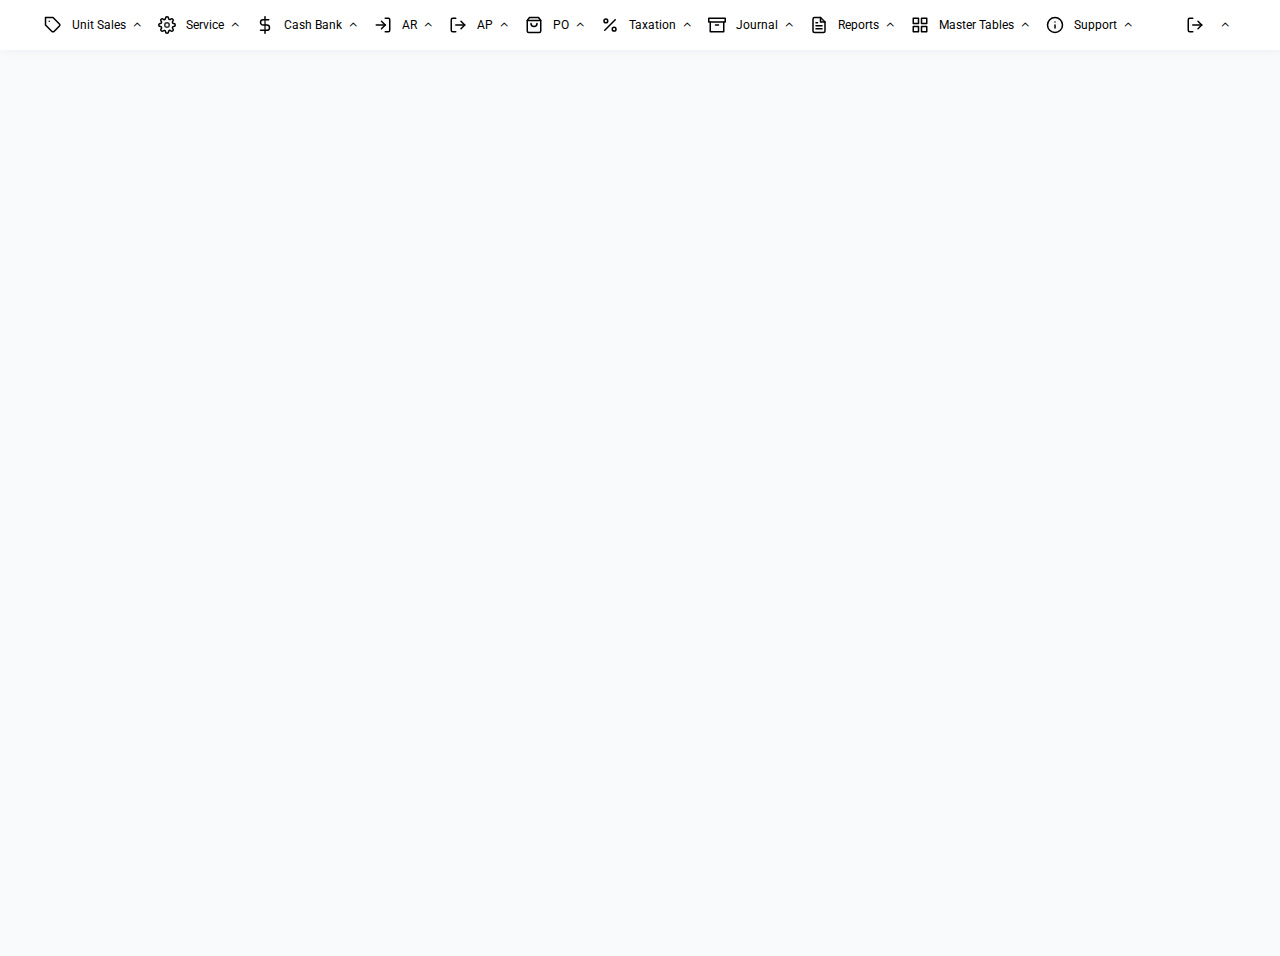
<file: index.html>
<!DOCTYPE html>
<!--
Template Name: NobleUI - HTML Bootstrap 5 Admin Dashboard Template
Author: NobleUI
Website: https://www.nobleui.com
Portfolio: https://themeforest.net/user/nobleui/portfolio
Contact: nobleui123@gmail.com
Purchase: https://1.envato.market/nobleui_admin
License: For each use you must have a valid license purchased only from above link in order to legally use the theme for your project.
-->
<html lang="en">
<head>
    <meta charset="UTF-8">
    <meta name="viewport" content="width=device-width, initial-scale=1.0">
    <meta http-equiv="X-UA-Compatible" content="ie=edge">
    <meta name="description" content="Responsive HTML Admin Dashboard Template based on Bootstrap 5">
	<meta name="author" content="NobleUI">
	<meta name="keywords" content="nobleui, bootstrap, bootstrap 5, bootstrap5, admin, dashboard, template, responsive, css, sass, html, theme, front-end, ui kit, web">

    <title>NobleUI - HTML Bootstrap 5 Admin Dashboard Template</title>

    <!-- Fonts -->
    <link rel="preconnect" href="https://fonts.googleapis.com">
    <link rel="preconnect" href="https://fonts.gstatic.com" crossorigin>
    <link href="https://fonts.googleapis.com/css2?family=Roboto:wght@300;400;500;700;900&display=swap" rel="stylesheet">
    <!-- End fonts -->

    <!-- core:css -->
    <link rel="stylesheet" href="assets/vendors/core/core.css">
    <!-- endinject -->

    <!-- Plugin css for this page -->
    <!-- End plugin css for this page -->

    <!-- inject:css -->
    <link rel="stylesheet" href="assets/fonts/feather-font/css/iconfont.css">
    <link rel="stylesheet" href="assets/vendors/flag-icon-css/css/flag-icon.min.css">
    <!-- endinject -->

    <link rel="shortcut icon" href="../assets/images/favicon.png" />
</head>
<body>
    
    <script>
        // similar behavior as an HTTP redirect
        window.location.replace("demo3/dashboard.html");
    </script>

    
    <!-- core:js -->
    <script src="assets/vendors/core/core.js"></script>
    <!-- endinject -->

    <!-- Plugin js for this page -->
    <!-- End plugin js for this page -->

    <!-- inject:js -->
    <script src="assets/vendors/feather-icons/feather.min.js"></script>
    <script src="assets/js/template.js"></script>
    <!-- endinject -->

</body>
</html>
</file>
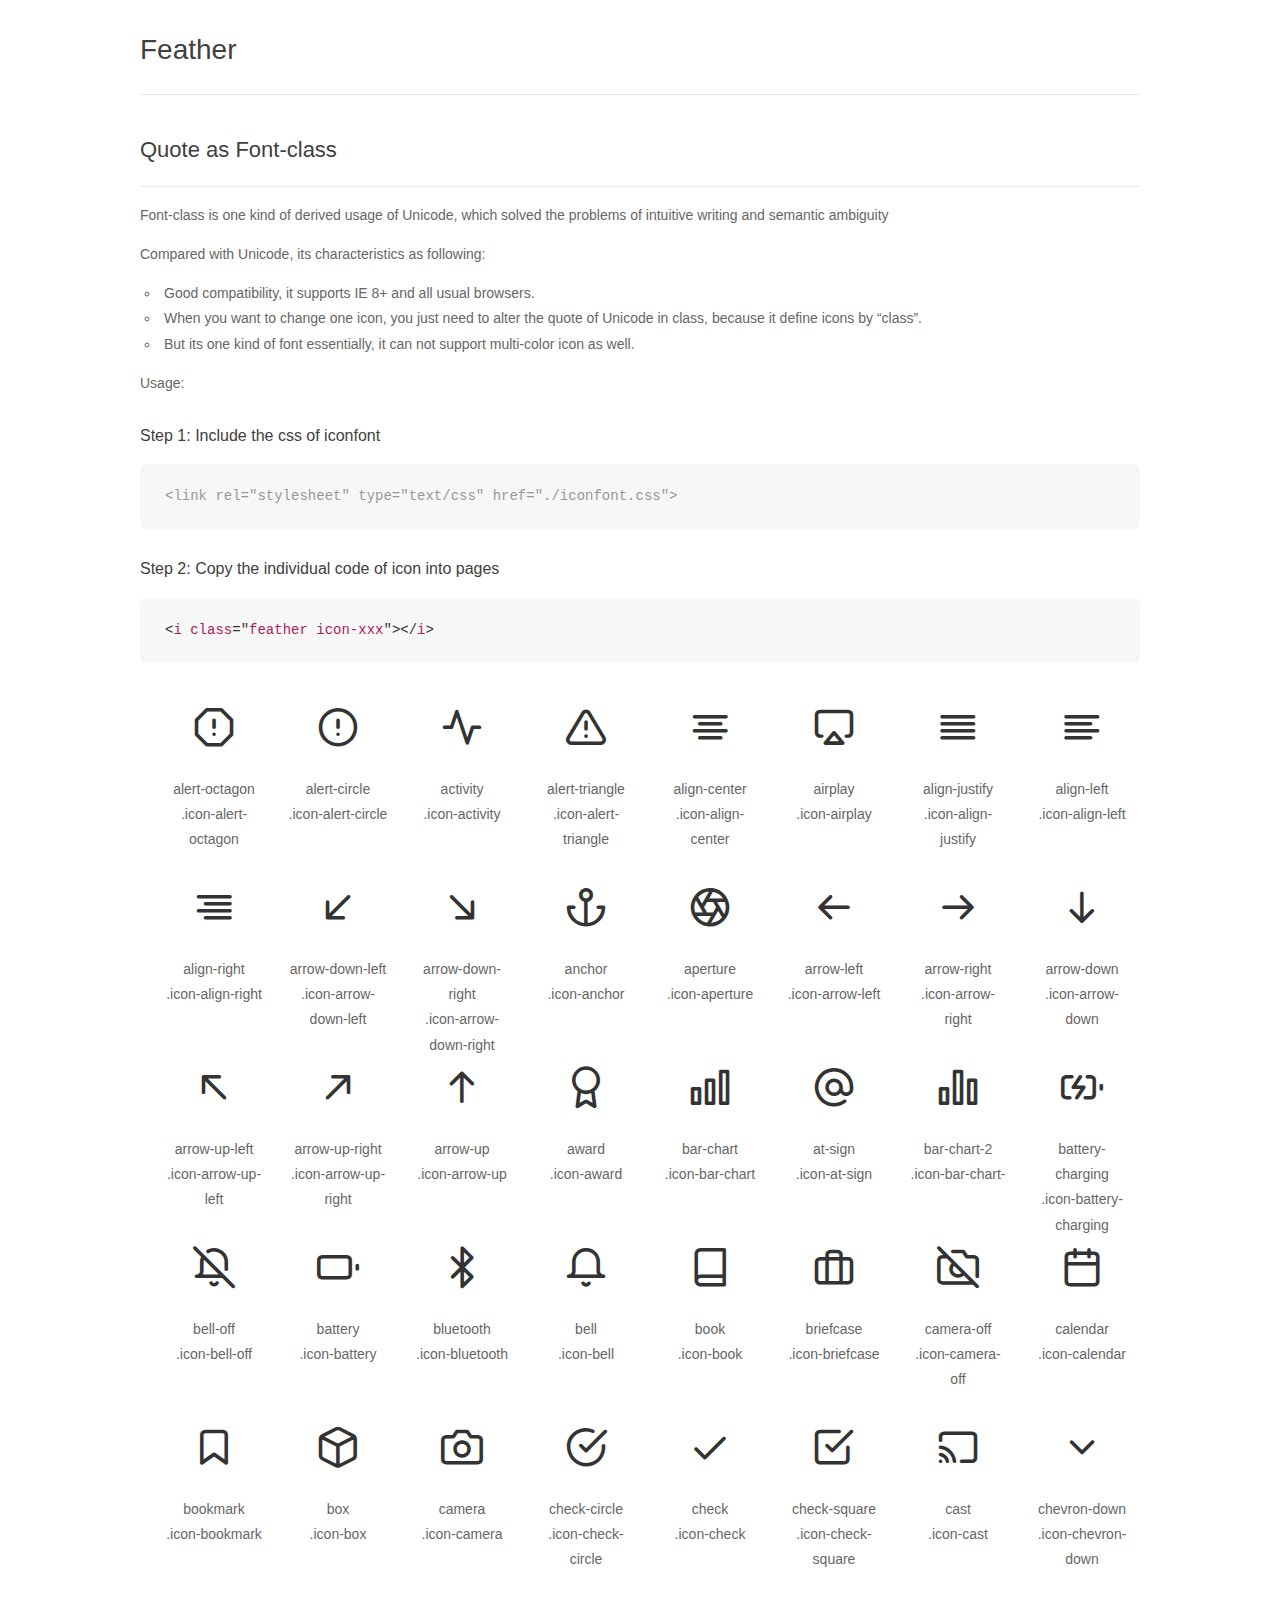
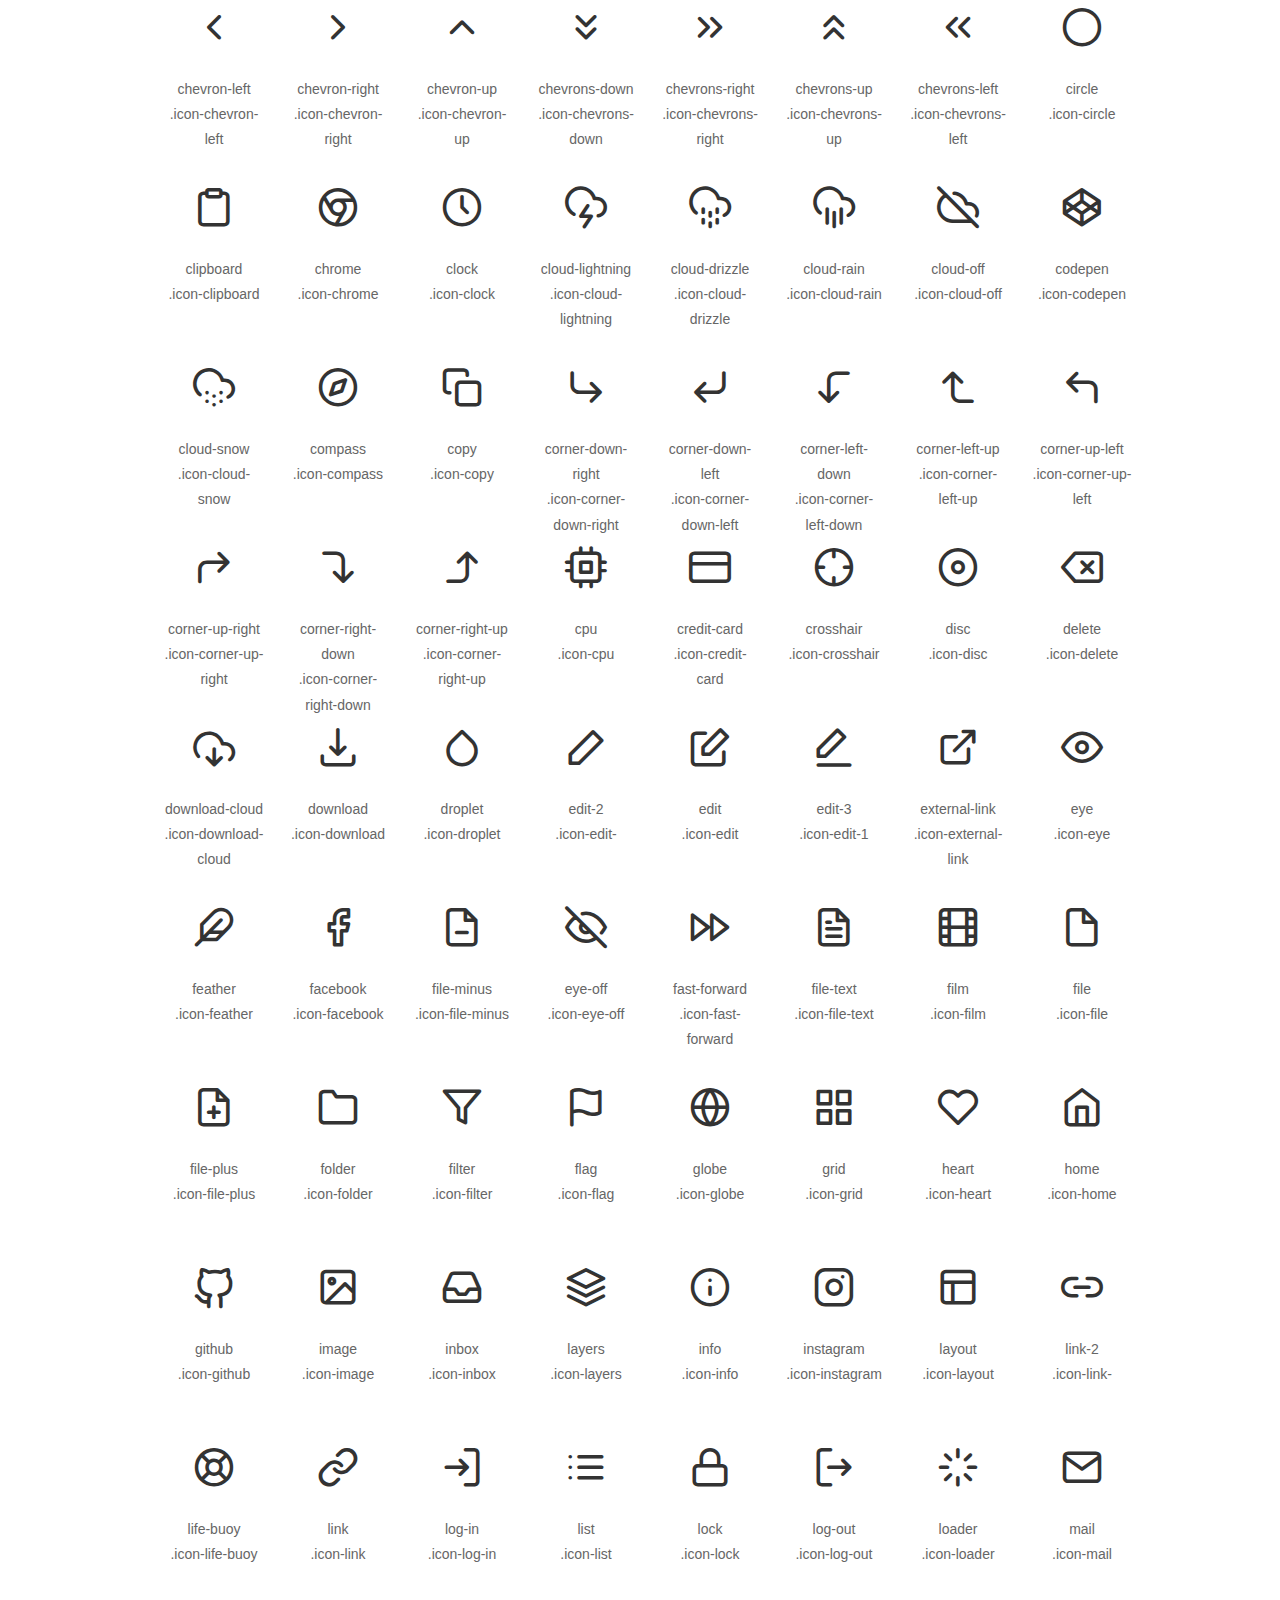
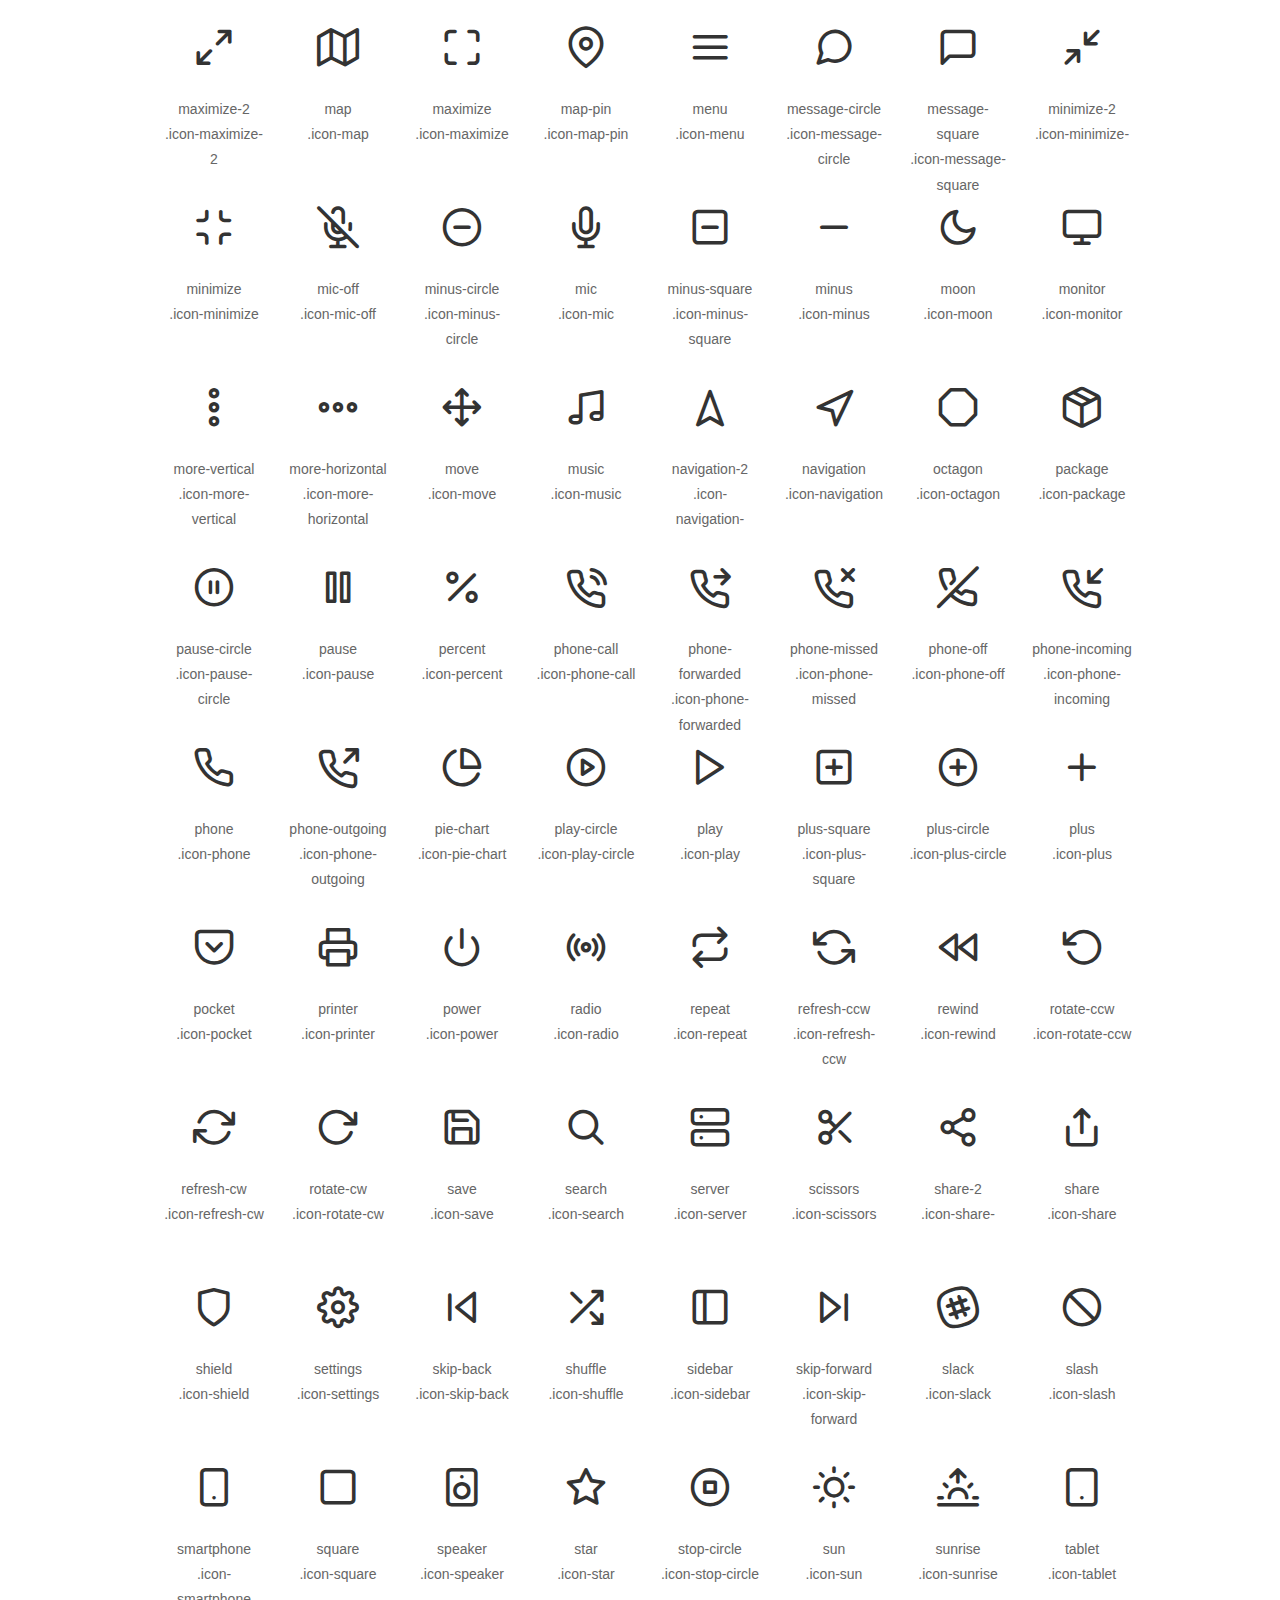
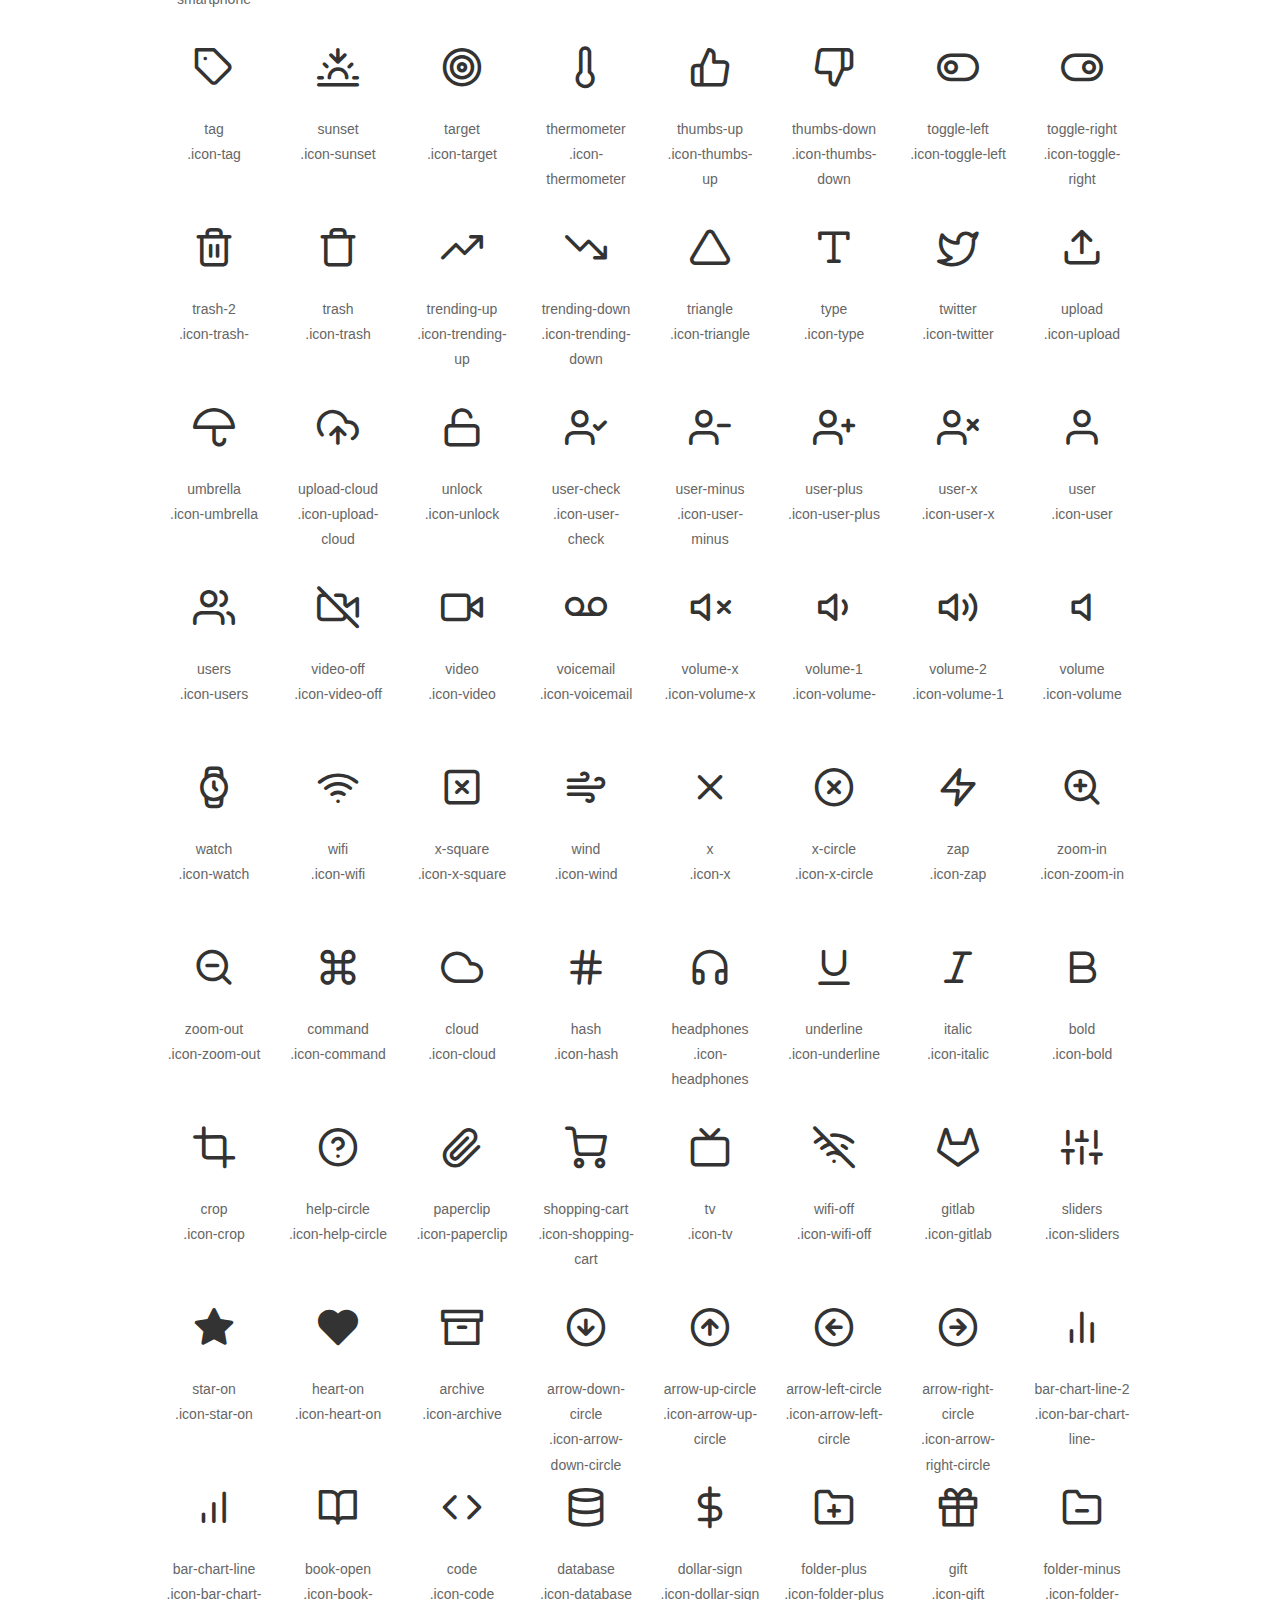
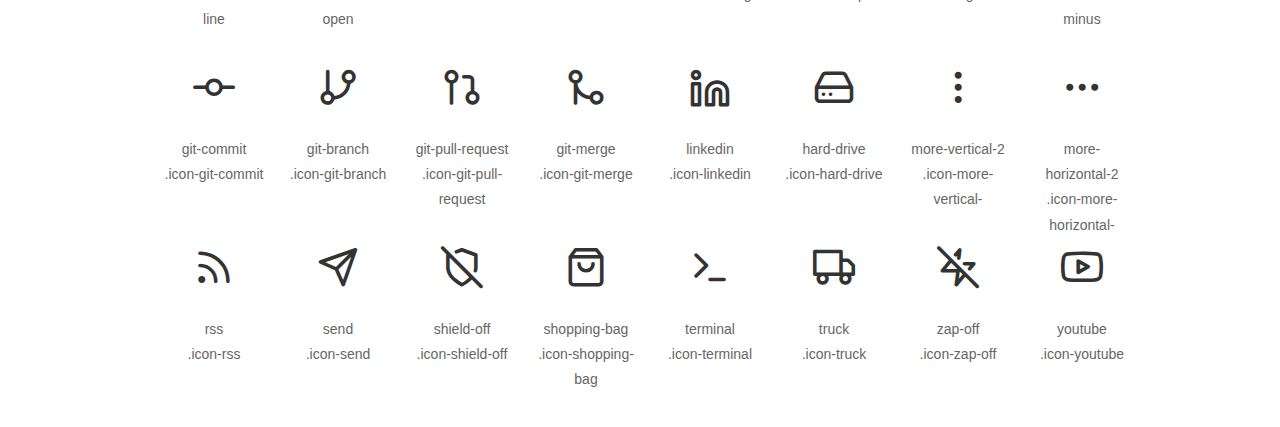
<file: assets/fonts/feather-font/examples/index.html>
<!DOCTYPE html>
<html>
<head>
  <meta charset="utf-8" />
  <title>IconFont</title>
  <link rel="stylesheet" href="index.css">
  <link rel="stylesheet" href="../css/iconfont.css">
</head>
<body>
  <div class="main markdown">
    <h1>Feather</h1>
    <hr>
    
    <h2 id="font-class-">Quote as Font-class</h2>
    <hr>

    <p>Font-class is one kind of derived usage of Unicode, which solved the problems of intuitive writing and semantic ambiguity</p>
    <p>Compared with Unicode, its characteristics as following:</p>
    <ul>
      <li>Good compatibility, it supports IE 8+ and all usual browsers.</li>
      <li>When you want to change one icon, you just need to alter the quote of Unicode in class, because it define icons by “class”.</li>
      <li>But its one kind of font essentially, it can not support multi-color icon as well.</li>
    </ul>

    <p>Usage:</p>

    <h3 id="-fontclass-">Step 1: Include the css of iconfont</h3>
    <pre><code class="lang-js hljs javascript"><span class="hljs-comment">&lt;link rel="stylesheet" type="text/css" href="./iconfont.css"&gt;</span></code></pre>
    
    <h3 id="-">Step 2: Copy the individual code of icon into pages</h3>
    <pre><code class="lang-css hljs">&lt;<span class="hljs-selector-tag">i</span> <span class="hljs-selector-tag">class</span>="<span class="hljs-selector-tag">feather</span> <span class="hljs-selector-tag">icon-xxx</span>"&gt;&lt;/<span class="hljs-selector-tag">i</span>&gt;</code></pre>

    <ul class="icon_lists clear">

      <li>
        <i class="icon feather icon-alert-octagon"></i>
        <div class="name">alert-octagon</div>
        <div class="fontclass">.icon-alert-octagon</div>
      </li>

      <li>
        <i class="icon feather icon-alert-circle"></i>
        <div class="name">alert-circle</div>
        <div class="fontclass">.icon-alert-circle</div>
      </li>

      <li>
        <i class="icon feather icon-activity"></i>
        <div class="name">activity</div>
        <div class="fontclass">.icon-activity</div>
      </li>

      <li>
        <i class="icon feather icon-alert-triangle"></i>
        <div class="name">alert-triangle</div>
        <div class="fontclass">.icon-alert-triangle</div>
      </li>

      <li>
        <i class="icon feather icon-align-center"></i>
        <div class="name">align-center</div>
        <div class="fontclass">.icon-align-center</div>
      </li>

      <li>
        <i class="icon feather icon-airplay"></i>
        <div class="name">airplay</div>
        <div class="fontclass">.icon-airplay</div>
      </li>

      <li>
        <i class="icon feather icon-align-justify"></i>
        <div class="name">align-justify</div>
        <div class="fontclass">.icon-align-justify</div>
      </li>

      <li>
        <i class="icon feather icon-align-left"></i>
        <div class="name">align-left</div>
        <div class="fontclass">.icon-align-left</div>
      </li>

      <li>
        <i class="icon feather icon-align-right"></i>
        <div class="name">align-right</div>
        <div class="fontclass">.icon-align-right</div>
      </li>

      <li>
        <i class="icon feather icon-arrow-down-left"></i>
        <div class="name">arrow-down-left</div>
        <div class="fontclass">.icon-arrow-down-left</div>
      </li>

      <li>
        <i class="icon feather icon-arrow-down-right"></i>
        <div class="name">arrow-down-right</div>
        <div class="fontclass">.icon-arrow-down-right</div>
      </li>

      <li>
        <i class="icon feather icon-anchor"></i>
        <div class="name">anchor</div>
        <div class="fontclass">.icon-anchor</div>
      </li>

      <li>
        <i class="icon feather icon-aperture"></i>
        <div class="name">aperture</div>
        <div class="fontclass">.icon-aperture</div>
      </li>

      <li>
        <i class="icon feather icon-arrow-left"></i>
        <div class="name">arrow-left</div>
        <div class="fontclass">.icon-arrow-left</div>
      </li>

      <li>
        <i class="icon feather icon-arrow-right"></i>
        <div class="name">arrow-right</div>
        <div class="fontclass">.icon-arrow-right</div>
      </li>

      <li>
        <i class="icon feather icon-arrow-down"></i>
        <div class="name">arrow-down</div>
        <div class="fontclass">.icon-arrow-down</div>
      </li>

      <li>
        <i class="icon feather icon-arrow-up-left"></i>
        <div class="name">arrow-up-left</div>
        <div class="fontclass">.icon-arrow-up-left</div>
      </li>

      <li>
        <i class="icon feather icon-arrow-up-right"></i>
        <div class="name">arrow-up-right</div>
        <div class="fontclass">.icon-arrow-up-right</div>
      </li>

      <li>
        <i class="icon feather icon-arrow-up"></i>
        <div class="name">arrow-up</div>
        <div class="fontclass">.icon-arrow-up</div>
      </li>

      <li>
        <i class="icon feather icon-award"></i>
        <div class="name">award</div>
        <div class="fontclass">.icon-award</div>
      </li>

      <li>
        <i class="icon feather icon-bar-chart"></i>
        <div class="name">bar-chart</div>
        <div class="fontclass">.icon-bar-chart</div>
      </li>

      <li>
        <i class="icon feather icon-at-sign"></i>
        <div class="name">at-sign</div>
        <div class="fontclass">.icon-at-sign</div>
      </li>

      <li>
        <i class="icon feather icon-bar-chart-2"></i>
        <div class="name">bar-chart-2</div>
        <div class="fontclass">.icon-bar-chart-</div>
      </li>

      <li>
        <i class="icon feather icon-battery-charging"></i>
        <div class="name">battery-charging</div>
        <div class="fontclass">.icon-battery-charging</div>
      </li>

      <li>
        <i class="icon feather icon-bell-off"></i>
        <div class="name">bell-off</div>
        <div class="fontclass">.icon-bell-off</div>
      </li>

      <li>
        <i class="icon feather icon-battery"></i>
        <div class="name">battery</div>
        <div class="fontclass">.icon-battery</div>
      </li>

      <li>
        <i class="icon feather icon-bluetooth"></i>
        <div class="name">bluetooth</div>
        <div class="fontclass">.icon-bluetooth</div>
      </li>

      <li>
        <i class="icon feather icon-bell"></i>
        <div class="name">bell</div>
        <div class="fontclass">.icon-bell</div>
      </li>

      <li>
        <i class="icon feather icon-book"></i>
        <div class="name">book</div>
        <div class="fontclass">.icon-book</div>
      </li>

      <li>
        <i class="icon feather icon-briefcase"></i>
        <div class="name">briefcase</div>
        <div class="fontclass">.icon-briefcase</div>
      </li>

      <li>
        <i class="icon feather icon-camera-off"></i>
        <div class="name">camera-off</div>
        <div class="fontclass">.icon-camera-off</div>
      </li>

      <li>
        <i class="icon feather icon-calendar"></i>
        <div class="name">calendar</div>
        <div class="fontclass">.icon-calendar</div>
      </li>

      <li>
        <i class="icon feather icon-bookmark"></i>
        <div class="name">bookmark</div>
        <div class="fontclass">.icon-bookmark</div>
      </li>

      <li>
        <i class="icon feather icon-box"></i>
        <div class="name">box</div>
        <div class="fontclass">.icon-box</div>
      </li>

      <li>
        <i class="icon feather icon-camera"></i>
        <div class="name">camera</div>
        <div class="fontclass">.icon-camera</div>
      </li>

      <li>
        <i class="icon feather icon-check-circle"></i>
        <div class="name">check-circle</div>
        <div class="fontclass">.icon-check-circle</div>
      </li>

      <li>
        <i class="icon feather icon-check"></i>
        <div class="name">check</div>
        <div class="fontclass">.icon-check</div>
      </li>

      <li>
        <i class="icon feather icon-check-square"></i>
        <div class="name">check-square</div>
        <div class="fontclass">.icon-check-square</div>
      </li>

      <li>
        <i class="icon feather icon-cast"></i>
        <div class="name">cast</div>
        <div class="fontclass">.icon-cast</div>
      </li>

      <li>
        <i class="icon feather icon-chevron-down"></i>
        <div class="name">chevron-down</div>
        <div class="fontclass">.icon-chevron-down</div>
      </li>

      <li>
        <i class="icon feather icon-chevron-left"></i>
        <div class="name">chevron-left</div>
        <div class="fontclass">.icon-chevron-left</div>
      </li>

      <li>
        <i class="icon feather icon-chevron-right"></i>
        <div class="name">chevron-right</div>
        <div class="fontclass">.icon-chevron-right</div>
      </li>

      <li>
        <i class="icon feather icon-chevron-up"></i>
        <div class="name">chevron-up</div>
        <div class="fontclass">.icon-chevron-up</div>
      </li>

      <li>
        <i class="icon feather icon-chevrons-down"></i>
        <div class="name">chevrons-down</div>
        <div class="fontclass">.icon-chevrons-down</div>
      </li>

      <li>
        <i class="icon feather icon-chevrons-right"></i>
        <div class="name">chevrons-right</div>
        <div class="fontclass">.icon-chevrons-right</div>
      </li>

      <li>
        <i class="icon feather icon-chevrons-up"></i>
        <div class="name">chevrons-up</div>
        <div class="fontclass">.icon-chevrons-up</div>
      </li>

      <li>
        <i class="icon feather icon-chevrons-left"></i>
        <div class="name">chevrons-left</div>
        <div class="fontclass">.icon-chevrons-left</div>
      </li>

      <li>
        <i class="icon feather icon-circle"></i>
        <div class="name">circle</div>
        <div class="fontclass">.icon-circle</div>
      </li>

      <li>
        <i class="icon feather icon-clipboard"></i>
        <div class="name">clipboard</div>
        <div class="fontclass">.icon-clipboard</div>
      </li>

      <li>
        <i class="icon feather icon-chrome"></i>
        <div class="name">chrome</div>
        <div class="fontclass">.icon-chrome</div>
      </li>

      <li>
        <i class="icon feather icon-clock"></i>
        <div class="name">clock</div>
        <div class="fontclass">.icon-clock</div>
      </li>

      <li>
        <i class="icon feather icon-cloud-lightning"></i>
        <div class="name">cloud-lightning</div>
        <div class="fontclass">.icon-cloud-lightning</div>
      </li>

      <li>
        <i class="icon feather icon-cloud-drizzle"></i>
        <div class="name">cloud-drizzle</div>
        <div class="fontclass">.icon-cloud-drizzle</div>
      </li>

      <li>
        <i class="icon feather icon-cloud-rain"></i>
        <div class="name">cloud-rain</div>
        <div class="fontclass">.icon-cloud-rain</div>
      </li>

      <li>
        <i class="icon feather icon-cloud-off"></i>
        <div class="name">cloud-off</div>
        <div class="fontclass">.icon-cloud-off</div>
      </li>

      <li>
        <i class="icon feather icon-codepen"></i>
        <div class="name">codepen</div>
        <div class="fontclass">.icon-codepen</div>
      </li>

      <li>
        <i class="icon feather icon-cloud-snow"></i>
        <div class="name">cloud-snow</div>
        <div class="fontclass">.icon-cloud-snow</div>
      </li>

      <li>
        <i class="icon feather icon-compass"></i>
        <div class="name">compass</div>
        <div class="fontclass">.icon-compass</div>
      </li>

      <li>
        <i class="icon feather icon-copy"></i>
        <div class="name">copy</div>
        <div class="fontclass">.icon-copy</div>
      </li>

      <li>
        <i class="icon feather icon-corner-down-right"></i>
        <div class="name">corner-down-right</div>
        <div class="fontclass">.icon-corner-down-right</div>
      </li>

      <li>
        <i class="icon feather icon-corner-down-left"></i>
        <div class="name">corner-down-left</div>
        <div class="fontclass">.icon-corner-down-left</div>
      </li>

      <li>
        <i class="icon feather icon-corner-left-down"></i>
        <div class="name">corner-left-down</div>
        <div class="fontclass">.icon-corner-left-down</div>
      </li>

      <li>
        <i class="icon feather icon-corner-left-up"></i>
        <div class="name">corner-left-up</div>
        <div class="fontclass">.icon-corner-left-up</div>
      </li>

      <li>
        <i class="icon feather icon-corner-up-left"></i>
        <div class="name">corner-up-left</div>
        <div class="fontclass">.icon-corner-up-left</div>
      </li>

      <li>
        <i class="icon feather icon-corner-up-right"></i>
        <div class="name">corner-up-right</div>
        <div class="fontclass">.icon-corner-up-right</div>
      </li>

      <li>
        <i class="icon feather icon-corner-right-down"></i>
        <div class="name">corner-right-down</div>
        <div class="fontclass">.icon-corner-right-down</div>
      </li>

      <li>
        <i class="icon feather icon-corner-right-up"></i>
        <div class="name">corner-right-up</div>
        <div class="fontclass">.icon-corner-right-up</div>
      </li>

      <li>
        <i class="icon feather icon-cpu"></i>
        <div class="name">cpu</div>
        <div class="fontclass">.icon-cpu</div>
      </li>

      <li>
        <i class="icon feather icon-credit-card"></i>
        <div class="name">credit-card</div>
        <div class="fontclass">.icon-credit-card</div>
      </li>

      <li>
        <i class="icon feather icon-crosshair"></i>
        <div class="name">crosshair</div>
        <div class="fontclass">.icon-crosshair</div>
      </li>

      <li>
        <i class="icon feather icon-disc"></i>
        <div class="name">disc</div>
        <div class="fontclass">.icon-disc</div>
      </li>

      <li>
        <i class="icon feather icon-delete"></i>
        <div class="name">delete</div>
        <div class="fontclass">.icon-delete</div>
      </li>

      <li>
        <i class="icon feather icon-download-cloud"></i>
        <div class="name">download-cloud</div>
        <div class="fontclass">.icon-download-cloud</div>
      </li>

      <li>
        <i class="icon feather icon-download"></i>
        <div class="name">download</div>
        <div class="fontclass">.icon-download</div>
      </li>

      <li>
        <i class="icon feather icon-droplet"></i>
        <div class="name">droplet</div>
        <div class="fontclass">.icon-droplet</div>
      </li>

      <li>
        <i class="icon feather icon-edit-2"></i>
        <div class="name">edit-2</div>
        <div class="fontclass">.icon-edit-</div>
      </li>

      <li>
        <i class="icon feather icon-edit"></i>
        <div class="name">edit</div>
        <div class="fontclass">.icon-edit</div>
      </li>

      <li>
        <i class="icon feather icon-edit-1"></i>
        <div class="name">edit-3</div>
        <div class="fontclass">.icon-edit-1</div>
      </li>

      <li>
        <i class="icon feather icon-external-link"></i>
        <div class="name">external-link</div>
        <div class="fontclass">.icon-external-link</div>
      </li>

      <li>
        <i class="icon feather icon-eye"></i>
        <div class="name">eye</div>
        <div class="fontclass">.icon-eye</div>
      </li>

      <li>
        <i class="icon feather icon-feather"></i>
        <div class="name">feather</div>
        <div class="fontclass">.icon-feather</div>
      </li>

      <li>
        <i class="icon feather icon-facebook"></i>
        <div class="name">facebook</div>
        <div class="fontclass">.icon-facebook</div>
      </li>

      <li>
        <i class="icon feather icon-file-minus"></i>
        <div class="name">file-minus</div>
        <div class="fontclass">.icon-file-minus</div>
      </li>

      <li>
        <i class="icon feather icon-eye-off"></i>
        <div class="name">eye-off</div>
        <div class="fontclass">.icon-eye-off</div>
      </li>

      <li>
        <i class="icon feather icon-fast-forward"></i>
        <div class="name">fast-forward</div>
        <div class="fontclass">.icon-fast-forward</div>
      </li>

      <li>
        <i class="icon feather icon-file-text"></i>
        <div class="name">file-text</div>
        <div class="fontclass">.icon-file-text</div>
      </li>

      <li>
        <i class="icon feather icon-film"></i>
        <div class="name">film</div>
        <div class="fontclass">.icon-film</div>
      </li>

      <li>
        <i class="icon feather icon-file"></i>
        <div class="name">file</div>
        <div class="fontclass">.icon-file</div>
      </li>

      <li>
        <i class="icon feather icon-file-plus"></i>
        <div class="name">file-plus</div>
        <div class="fontclass">.icon-file-plus</div>
      </li>

      <li>
        <i class="icon feather icon-folder"></i>
        <div class="name">folder</div>
        <div class="fontclass">.icon-folder</div>
      </li>

      <li>
        <i class="icon feather icon-filter"></i>
        <div class="name">filter</div>
        <div class="fontclass">.icon-filter</div>
      </li>

      <li>
        <i class="icon feather icon-flag"></i>
        <div class="name">flag</div>
        <div class="fontclass">.icon-flag</div>
      </li>

      <li>
        <i class="icon feather icon-globe"></i>
        <div class="name">globe</div>
        <div class="fontclass">.icon-globe</div>
      </li>

      <li>
        <i class="icon feather icon-grid"></i>
        <div class="name">grid</div>
        <div class="fontclass">.icon-grid</div>
      </li>

      <li>
        <i class="icon feather icon-heart"></i>
        <div class="name">heart</div>
        <div class="fontclass">.icon-heart</div>
      </li>

      <li>
        <i class="icon feather icon-home"></i>
        <div class="name">home</div>
        <div class="fontclass">.icon-home</div>
      </li>

      <li>
        <i class="icon feather icon-github"></i>
        <div class="name">github</div>
        <div class="fontclass">.icon-github</div>
      </li>

      <li>
        <i class="icon feather icon-image"></i>
        <div class="name">image</div>
        <div class="fontclass">.icon-image</div>
      </li>

      <li>
        <i class="icon feather icon-inbox"></i>
        <div class="name">inbox</div>
        <div class="fontclass">.icon-inbox</div>
      </li>

      <li>
        <i class="icon feather icon-layers"></i>
        <div class="name">layers</div>
        <div class="fontclass">.icon-layers</div>
      </li>

      <li>
        <i class="icon feather icon-info"></i>
        <div class="name">info</div>
        <div class="fontclass">.icon-info</div>
      </li>

      <li>
        <i class="icon feather icon-instagram"></i>
        <div class="name">instagram</div>
        <div class="fontclass">.icon-instagram</div>
      </li>

      <li>
        <i class="icon feather icon-layout"></i>
        <div class="name">layout</div>
        <div class="fontclass">.icon-layout</div>
      </li>

      <li>
        <i class="icon feather icon-link-2"></i>
        <div class="name">link-2</div>
        <div class="fontclass">.icon-link-</div>
      </li>

      <li>
        <i class="icon feather icon-life-buoy"></i>
        <div class="name">life-buoy</div>
        <div class="fontclass">.icon-life-buoy</div>
      </li>

      <li>
        <i class="icon feather icon-link"></i>
        <div class="name">link</div>
        <div class="fontclass">.icon-link</div>
      </li>

      <li>
        <i class="icon feather icon-log-in"></i>
        <div class="name">log-in</div>
        <div class="fontclass">.icon-log-in</div>
      </li>

      <li>
        <i class="icon feather icon-list"></i>
        <div class="name">list</div>
        <div class="fontclass">.icon-list</div>
      </li>

      <li>
        <i class="icon feather icon-lock"></i>
        <div class="name">lock</div>
        <div class="fontclass">.icon-lock</div>
      </li>

      <li>
        <i class="icon feather icon-log-out"></i>
        <div class="name">log-out</div>
        <div class="fontclass">.icon-log-out</div>
      </li>

      <li>
        <i class="icon feather icon-loader"></i>
        <div class="name">loader</div>
        <div class="fontclass">.icon-loader</div>
      </li>

      <li>
        <i class="icon feather icon-mail"></i>
        <div class="name">mail</div>
        <div class="fontclass">.icon-mail</div>
      </li>

      <li>
        <i class="icon feather icon-maximize-2"></i>
        <div class="name">maximize-2</div>
        <div class="fontclass">.icon-maximize-2</div>
      </li>

      <li>
        <i class="icon feather icon-map"></i>
        <div class="name">map</div>
        <div class="fontclass">.icon-map</div>
      </li>

      <li>
        <i class="icon feather icon-maximize"></i>
        <div class="name">maximize</div>
        <div class="fontclass">.icon-maximize</div>
      </li>

      <li>
        <i class="icon feather icon-map-pin"></i>
        <div class="name">map-pin</div>
        <div class="fontclass">.icon-map-pin</div>
      </li>

      <li>
        <i class="icon feather icon-menu"></i>
        <div class="name">menu</div>
        <div class="fontclass">.icon-menu</div>
      </li>

      <li>
        <i class="icon feather icon-message-circle"></i>
        <div class="name">message-circle</div>
        <div class="fontclass">.icon-message-circle</div>
      </li>

      <li>
        <i class="icon feather icon-message-square"></i>
        <div class="name">message-square</div>
        <div class="fontclass">.icon-message-square</div>
      </li>

      <li>
        <i class="icon feather icon-minimize-2"></i>
        <div class="name">minimize-2</div>
        <div class="fontclass">.icon-minimize-</div>
      </li>

      <li>
        <i class="icon feather icon-minimize"></i>
        <div class="name">minimize</div>
        <div class="fontclass">.icon-minimize</div>
      </li>

      <li>
        <i class="icon feather icon-mic-off"></i>
        <div class="name">mic-off</div>
        <div class="fontclass">.icon-mic-off</div>
      </li>

      <li>
        <i class="icon feather icon-minus-circle"></i>
        <div class="name">minus-circle</div>
        <div class="fontclass">.icon-minus-circle</div>
      </li>

      <li>
        <i class="icon feather icon-mic"></i>
        <div class="name">mic</div>
        <div class="fontclass">.icon-mic</div>
      </li>

      <li>
        <i class="icon feather icon-minus-square"></i>
        <div class="name">minus-square</div>
        <div class="fontclass">.icon-minus-square</div>
      </li>

      <li>
        <i class="icon feather icon-minus"></i>
        <div class="name">minus</div>
        <div class="fontclass">.icon-minus</div>
      </li>

      <li>
        <i class="icon feather icon-moon"></i>
        <div class="name">moon</div>
        <div class="fontclass">.icon-moon</div>
      </li>

      <li>
        <i class="icon feather icon-monitor"></i>
        <div class="name">monitor</div>
        <div class="fontclass">.icon-monitor</div>
      </li>

      <li>
        <i class="icon feather icon-more-vertical"></i>
        <div class="name">more-vertical</div>
        <div class="fontclass">.icon-more-vertical</div>
      </li>

      <li>
        <i class="icon feather icon-more-horizontal"></i>
        <div class="name">more-horizontal</div>
        <div class="fontclass">.icon-more-horizontal</div>
      </li>

      <li>
        <i class="icon feather icon-move"></i>
        <div class="name">move</div>
        <div class="fontclass">.icon-move</div>
      </li>

      <li>
        <i class="icon feather icon-music"></i>
        <div class="name">music</div>
        <div class="fontclass">.icon-music</div>
      </li>

      <li>
        <i class="icon feather icon-navigation-2"></i>
        <div class="name">navigation-2</div>
        <div class="fontclass">.icon-navigation-</div>
      </li>

      <li>
        <i class="icon feather icon-navigation"></i>
        <div class="name">navigation</div>
        <div class="fontclass">.icon-navigation</div>
      </li>

      <li>
        <i class="icon feather icon-octagon"></i>
        <div class="name">octagon</div>
        <div class="fontclass">.icon-octagon</div>
      </li>

      <li>
        <i class="icon feather icon-package"></i>
        <div class="name">package</div>
        <div class="fontclass">.icon-package</div>
      </li>

      <li>
        <i class="icon feather icon-pause-circle"></i>
        <div class="name">pause-circle</div>
        <div class="fontclass">.icon-pause-circle</div>
      </li>

      <li>
        <i class="icon feather icon-pause"></i>
        <div class="name">pause</div>
        <div class="fontclass">.icon-pause</div>
      </li>

      <li>
        <i class="icon feather icon-percent"></i>
        <div class="name">percent</div>
        <div class="fontclass">.icon-percent</div>
      </li>

      <li>
        <i class="icon feather icon-phone-call"></i>
        <div class="name">phone-call</div>
        <div class="fontclass">.icon-phone-call</div>
      </li>

      <li>
        <i class="icon feather icon-phone-forwarded"></i>
        <div class="name">phone-forwarded</div>
        <div class="fontclass">.icon-phone-forwarded</div>
      </li>

      <li>
        <i class="icon feather icon-phone-missed"></i>
        <div class="name">phone-missed</div>
        <div class="fontclass">.icon-phone-missed</div>
      </li>

      <li>
        <i class="icon feather icon-phone-off"></i>
        <div class="name">phone-off</div>
        <div class="fontclass">.icon-phone-off</div>
      </li>

      <li>
        <i class="icon feather icon-phone-incoming"></i>
        <div class="name">phone-incoming</div>
        <div class="fontclass">.icon-phone-incoming</div>
      </li>

      <li>
        <i class="icon feather icon-phone"></i>
        <div class="name">phone</div>
        <div class="fontclass">.icon-phone</div>
      </li>

      <li>
        <i class="icon feather icon-phone-outgoing"></i>
        <div class="name">phone-outgoing</div>
        <div class="fontclass">.icon-phone-outgoing</div>
      </li>

      <li>
        <i class="icon feather icon-pie-chart"></i>
        <div class="name">pie-chart</div>
        <div class="fontclass">.icon-pie-chart</div>
      </li>

      <li>
        <i class="icon feather icon-play-circle"></i>
        <div class="name">play-circle</div>
        <div class="fontclass">.icon-play-circle</div>
      </li>

      <li>
        <i class="icon feather icon-play"></i>
        <div class="name">play</div>
        <div class="fontclass">.icon-play</div>
      </li>

      <li>
        <i class="icon feather icon-plus-square"></i>
        <div class="name">plus-square</div>
        <div class="fontclass">.icon-plus-square</div>
      </li>

      <li>
        <i class="icon feather icon-plus-circle"></i>
        <div class="name">plus-circle</div>
        <div class="fontclass">.icon-plus-circle</div>
      </li>

      <li>
        <i class="icon feather icon-plus"></i>
        <div class="name">plus</div>
        <div class="fontclass">.icon-plus</div>
      </li>

      <li>
        <i class="icon feather icon-pocket"></i>
        <div class="name">pocket</div>
        <div class="fontclass">.icon-pocket</div>
      </li>

      <li>
        <i class="icon feather icon-printer"></i>
        <div class="name">printer</div>
        <div class="fontclass">.icon-printer</div>
      </li>

      <li>
        <i class="icon feather icon-power"></i>
        <div class="name">power</div>
        <div class="fontclass">.icon-power</div>
      </li>

      <li>
        <i class="icon feather icon-radio"></i>
        <div class="name">radio</div>
        <div class="fontclass">.icon-radio</div>
      </li>

      <li>
        <i class="icon feather icon-repeat"></i>
        <div class="name">repeat</div>
        <div class="fontclass">.icon-repeat</div>
      </li>

      <li>
        <i class="icon feather icon-refresh-ccw"></i>
        <div class="name">refresh-ccw</div>
        <div class="fontclass">.icon-refresh-ccw</div>
      </li>

      <li>
        <i class="icon feather icon-rewind"></i>
        <div class="name">rewind</div>
        <div class="fontclass">.icon-rewind</div>
      </li>

      <li>
        <i class="icon feather icon-rotate-ccw"></i>
        <div class="name">rotate-ccw</div>
        <div class="fontclass">.icon-rotate-ccw</div>
      </li>

      <li>
        <i class="icon feather icon-refresh-cw"></i>
        <div class="name">refresh-cw</div>
        <div class="fontclass">.icon-refresh-cw</div>
      </li>

      <li>
        <i class="icon feather icon-rotate-cw"></i>
        <div class="name">rotate-cw</div>
        <div class="fontclass">.icon-rotate-cw</div>
      </li>

      <li>
        <i class="icon feather icon-save"></i>
        <div class="name">save</div>
        <div class="fontclass">.icon-save</div>
      </li>

      <li>
        <i class="icon feather icon-search"></i>
        <div class="name">search</div>
        <div class="fontclass">.icon-search</div>
      </li>

      <li>
        <i class="icon feather icon-server"></i>
        <div class="name">server</div>
        <div class="fontclass">.icon-server</div>
      </li>

      <li>
        <i class="icon feather icon-scissors"></i>
        <div class="name">scissors</div>
        <div class="fontclass">.icon-scissors</div>
      </li>

      <li>
        <i class="icon feather icon-share-2"></i>
        <div class="name">share-2</div>
        <div class="fontclass">.icon-share-</div>
      </li>

      <li>
        <i class="icon feather icon-share"></i>
        <div class="name">share</div>
        <div class="fontclass">.icon-share</div>
      </li>

      <li>
        <i class="icon feather icon-shield"></i>
        <div class="name">shield</div>
        <div class="fontclass">.icon-shield</div>
      </li>

      <li>
        <i class="icon feather icon-settings"></i>
        <div class="name">settings</div>
        <div class="fontclass">.icon-settings</div>
      </li>

      <li>
        <i class="icon feather icon-skip-back"></i>
        <div class="name">skip-back</div>
        <div class="fontclass">.icon-skip-back</div>
      </li>

      <li>
        <i class="icon feather icon-shuffle"></i>
        <div class="name">shuffle</div>
        <div class="fontclass">.icon-shuffle</div>
      </li>

      <li>
        <i class="icon feather icon-sidebar"></i>
        <div class="name">sidebar</div>
        <div class="fontclass">.icon-sidebar</div>
      </li>

      <li>
        <i class="icon feather icon-skip-forward"></i>
        <div class="name">skip-forward</div>
        <div class="fontclass">.icon-skip-forward</div>
      </li>

      <li>
        <i class="icon feather icon-slack"></i>
        <div class="name">slack</div>
        <div class="fontclass">.icon-slack</div>
      </li>

      <li>
        <i class="icon feather icon-slash"></i>
        <div class="name">slash</div>
        <div class="fontclass">.icon-slash</div>
      </li>

      <li>
        <i class="icon feather icon-smartphone"></i>
        <div class="name">smartphone</div>
        <div class="fontclass">.icon-smartphone</div>
      </li>

      <li>
        <i class="icon feather icon-square"></i>
        <div class="name">square</div>
        <div class="fontclass">.icon-square</div>
      </li>

      <li>
        <i class="icon feather icon-speaker"></i>
        <div class="name">speaker</div>
        <div class="fontclass">.icon-speaker</div>
      </li>

      <li>
        <i class="icon feather icon-star"></i>
        <div class="name">star</div>
        <div class="fontclass">.icon-star</div>
      </li>

      <li>
        <i class="icon feather icon-stop-circle"></i>
        <div class="name">stop-circle</div>
        <div class="fontclass">.icon-stop-circle</div>
      </li>

      <li>
        <i class="icon feather icon-sun"></i>
        <div class="name">sun</div>
        <div class="fontclass">.icon-sun</div>
      </li>

      <li>
        <i class="icon feather icon-sunrise"></i>
        <div class="name">sunrise</div>
        <div class="fontclass">.icon-sunrise</div>
      </li>

      <li>
        <i class="icon feather icon-tablet"></i>
        <div class="name">tablet</div>
        <div class="fontclass">.icon-tablet</div>
      </li>

      <li>
        <i class="icon feather icon-tag"></i>
        <div class="name">tag</div>
        <div class="fontclass">.icon-tag</div>
      </li>

      <li>
        <i class="icon feather icon-sunset"></i>
        <div class="name">sunset</div>
        <div class="fontclass">.icon-sunset</div>
      </li>

      <li>
        <i class="icon feather icon-target"></i>
        <div class="name">target</div>
        <div class="fontclass">.icon-target</div>
      </li>

      <li>
        <i class="icon feather icon-thermometer"></i>
        <div class="name">thermometer</div>
        <div class="fontclass">.icon-thermometer</div>
      </li>

      <li>
        <i class="icon feather icon-thumbs-up"></i>
        <div class="name">thumbs-up</div>
        <div class="fontclass">.icon-thumbs-up</div>
      </li>

      <li>
        <i class="icon feather icon-thumbs-down"></i>
        <div class="name">thumbs-down</div>
        <div class="fontclass">.icon-thumbs-down</div>
      </li>

      <li>
        <i class="icon feather icon-toggle-left"></i>
        <div class="name">toggle-left</div>
        <div class="fontclass">.icon-toggle-left</div>
      </li>

      <li>
        <i class="icon feather icon-toggle-right"></i>
        <div class="name">toggle-right</div>
        <div class="fontclass">.icon-toggle-right</div>
      </li>

      <li>
        <i class="icon feather icon-trash-2"></i>
        <div class="name">trash-2</div>
        <div class="fontclass">.icon-trash-</div>
      </li>

      <li>
        <i class="icon feather icon-trash"></i>
        <div class="name">trash</div>
        <div class="fontclass">.icon-trash</div>
      </li>

      <li>
        <i class="icon feather icon-trending-up"></i>
        <div class="name">trending-up</div>
        <div class="fontclass">.icon-trending-up</div>
      </li>

      <li>
        <i class="icon feather icon-trending-down"></i>
        <div class="name">trending-down</div>
        <div class="fontclass">.icon-trending-down</div>
      </li>

      <li>
        <i class="icon feather icon-triangle"></i>
        <div class="name">triangle</div>
        <div class="fontclass">.icon-triangle</div>
      </li>

      <li>
        <i class="icon feather icon-type"></i>
        <div class="name">type</div>
        <div class="fontclass">.icon-type</div>
      </li>

      <li>
        <i class="icon feather icon-twitter"></i>
        <div class="name">twitter</div>
        <div class="fontclass">.icon-twitter</div>
      </li>

      <li>
        <i class="icon feather icon-upload"></i>
        <div class="name">upload</div>
        <div class="fontclass">.icon-upload</div>
      </li>

      <li>
        <i class="icon feather icon-umbrella"></i>
        <div class="name">umbrella</div>
        <div class="fontclass">.icon-umbrella</div>
      </li>

      <li>
        <i class="icon feather icon-upload-cloud"></i>
        <div class="name">upload-cloud</div>
        <div class="fontclass">.icon-upload-cloud</div>
      </li>

      <li>
        <i class="icon feather icon-unlock"></i>
        <div class="name">unlock</div>
        <div class="fontclass">.icon-unlock</div>
      </li>

      <li>
        <i class="icon feather icon-user-check"></i>
        <div class="name">user-check</div>
        <div class="fontclass">.icon-user-check</div>
      </li>

      <li>
        <i class="icon feather icon-user-minus"></i>
        <div class="name">user-minus</div>
        <div class="fontclass">.icon-user-minus</div>
      </li>

      <li>
        <i class="icon feather icon-user-plus"></i>
        <div class="name">user-plus</div>
        <div class="fontclass">.icon-user-plus</div>
      </li>

      <li>
        <i class="icon feather icon-user-x"></i>
        <div class="name">user-x</div>
        <div class="fontclass">.icon-user-x</div>
      </li>

      <li>
        <i class="icon feather icon-user"></i>
        <div class="name">user</div>
        <div class="fontclass">.icon-user</div>
      </li>

      <li>
        <i class="icon feather icon-users"></i>
        <div class="name">users</div>
        <div class="fontclass">.icon-users</div>
      </li>

      <li>
        <i class="icon feather icon-video-off"></i>
        <div class="name">video-off</div>
        <div class="fontclass">.icon-video-off</div>
      </li>

      <li>
        <i class="icon feather icon-video"></i>
        <div class="name">video</div>
        <div class="fontclass">.icon-video</div>
      </li>

      <li>
        <i class="icon feather icon-voicemail"></i>
        <div class="name">voicemail</div>
        <div class="fontclass">.icon-voicemail</div>
      </li>

      <li>
        <i class="icon feather icon-volume-x"></i>
        <div class="name">volume-x</div>
        <div class="fontclass">.icon-volume-x</div>
      </li>

      <li>
        <i class="icon feather icon-volume-2"></i>
        <div class="name">volume-1</div>
        <div class="fontclass">.icon-volume-</div>
      </li>

      <li>
        <i class="icon feather icon-volume-1"></i>
        <div class="name">volume-2</div>
        <div class="fontclass">.icon-volume-1</div>
      </li>

      <li>
        <i class="icon feather icon-volume"></i>
        <div class="name">volume</div>
        <div class="fontclass">.icon-volume</div>
      </li>

      <li>
        <i class="icon feather icon-watch"></i>
        <div class="name">watch</div>
        <div class="fontclass">.icon-watch</div>
      </li>

      <li>
        <i class="icon feather icon-wifi"></i>
        <div class="name">wifi</div>
        <div class="fontclass">.icon-wifi</div>
      </li>

      <li>
        <i class="icon feather icon-x-square"></i>
        <div class="name">x-square</div>
        <div class="fontclass">.icon-x-square</div>
      </li>

      <li>
        <i class="icon feather icon-wind"></i>
        <div class="name">wind</div>
        <div class="fontclass">.icon-wind</div>
      </li>

      <li>
        <i class="icon feather icon-x"></i>
        <div class="name">x</div>
        <div class="fontclass">.icon-x</div>
      </li>

      <li>
        <i class="icon feather icon-x-circle"></i>
        <div class="name">x-circle</div>
        <div class="fontclass">.icon-x-circle</div>
      </li>

      <li>
        <i class="icon feather icon-zap"></i>
        <div class="name">zap</div>
        <div class="fontclass">.icon-zap</div>
      </li>

      <li>
        <i class="icon feather icon-zoom-in"></i>
        <div class="name">zoom-in</div>
        <div class="fontclass">.icon-zoom-in</div>
      </li>

      <li>
        <i class="icon feather icon-zoom-out"></i>
        <div class="name">zoom-out</div>
        <div class="fontclass">.icon-zoom-out</div>
      </li>

      <li>
        <i class="icon feather icon-command"></i>
        <div class="name">command</div>
        <div class="fontclass">.icon-command</div>
      </li>

      <li>
        <i class="icon feather icon-cloud"></i>
        <div class="name">cloud</div>
        <div class="fontclass">.icon-cloud</div>
      </li>

      <li>
        <i class="icon feather icon-hash"></i>
        <div class="name">hash</div>
        <div class="fontclass">.icon-hash</div>
      </li>

      <li>
        <i class="icon feather icon-headphones"></i>
        <div class="name">headphones</div>
        <div class="fontclass">.icon-headphones</div>
      </li>

      <li>
        <i class="icon feather icon-underline"></i>
        <div class="name">underline</div>
        <div class="fontclass">.icon-underline</div>
      </li>
      
      <li>
        <i class="icon feather icon-italic"></i>
        <div class="name">italic</div>
        <div class="fontclass">.icon-italic</div>
      </li>
      
      <li>
        <i class="icon feather icon-bold"></i>
        <div class="name">bold</div>
        <div class="fontclass">.icon-bold</div>
      </li>

      <li>
        <i class="icon feather icon-crop"></i>
        <div class="name">crop</div>
        <div class="fontclass">.icon-crop</div>
      </li>
      
      <li>
        <i class="icon feather icon-help-circle"></i>
        <div class="name">help-circle</div>
        <div class="fontclass">.icon-help-circle</div>
      </li>
      
      <li>
        <i class="icon feather icon-paperclip"></i>
        <div class="name">paperclip</div>
        <div class="fontclass">.icon-paperclip</div>
      </li>
      
      <li>
        <i class="icon feather icon-shopping-cart"></i>
        <div class="name">shopping-cart</div>
        <div class="fontclass">.icon-shopping-cart</div>
      </li>
      
      <li>
        <i class="icon feather icon-tv"></i>
        <div class="name">tv</div>
        <div class="fontclass">.icon-tv</div>
      </li>
      
      <li>
        <i class="icon feather icon-wifi-off"></i>
        <div class="name">wifi-off</div>
        <div class="fontclass">.icon-wifi-off</div>
      </li>

      <li>
        <i class="icon feather icon-gitlab"></i>
        <div class="name">gitlab</div>
        <div class="fontclass">.icon-gitlab</div>
      </li>
      
      <li>
        <i class="icon feather icon-sliders"></i>
        <div class="name">sliders</div>
        <div class="fontclass">.icon-sliders</div>
      </li>

      <li>
        <i class="icon feather icon-star-on"></i>
        <div class="name">star-on</div>
        <div class="fontclass">.icon-star-on</div>
      </li>

      <li>
        <i class="icon feather icon-heart-on"></i>
        <div class="name">heart-on</div>
        <div class="fontclass">.icon-heart-on</div>
      </li>

      <li>
        <i class="icon feather icon-archive"></i>
        <div class="name">archive</div>
        <div class="fontclass">.icon-archive</div>
      </li>

      <li>
        <i class="icon feather icon-arrow-down-circle"></i>
        <div class="name">arrow-down-circle</div>
        <div class="fontclass">.icon-arrow-down-circle</div>
      </li>

      <li>
        <i class="icon feather icon-arrow-up-circle"></i>
        <div class="name">arrow-up-circle</div>
        <div class="fontclass">.icon-arrow-up-circle</div>
      </li>

      <li>
        <i class="icon feather icon-arrow-left-circle"></i>
        <div class="name">arrow-left-circle</div>
        <div class="fontclass">.icon-arrow-left-circle</div>
      </li>

      <li>
        <i class="icon feather icon-arrow-right-circle"></i>
        <div class="name">arrow-right-circle</div>
        <div class="fontclass">.icon-arrow-right-circle</div>
      </li>

      <li>
        <i class="icon feather icon-bar-chart-line-"></i>
        <div class="name">bar-chart-line-2</div>
        <div class="fontclass">.icon-bar-chart-line-</div>
      </li>

      <li>
        <i class="icon feather icon-bar-chart-line"></i>
        <div class="name">bar-chart-line</div>
        <div class="fontclass">.icon-bar-chart-line</div>
      </li>

      <li>
        <i class="icon feather icon-book-open"></i>
        <div class="name">book-open</div>
        <div class="fontclass">.icon-book-open</div>
      </li>

      <li>
        <i class="icon feather icon-code"></i>
        <div class="name">code</div>
        <div class="fontclass">.icon-code</div>
      </li>

      <li>
        <i class="icon feather icon-database"></i>
        <div class="name">database</div>
        <div class="fontclass">.icon-database</div>
      </li>

      <li>
        <i class="icon feather icon-dollar-sign"></i>
        <div class="name">dollar-sign</div>
        <div class="fontclass">.icon-dollar-sign</div>
      </li>

      <li>
        <i class="icon feather icon-folder-plus"></i>
        <div class="name">folder-plus</div>
        <div class="fontclass">.icon-folder-plus</div>
      </li>

      <li>
        <i class="icon feather icon-gift"></i>
        <div class="name">gift</div>
        <div class="fontclass">.icon-gift</div>
      </li>

      <li>
        <i class="icon feather icon-folder-minus"></i>
        <div class="name">folder-minus</div>
        <div class="fontclass">.icon-folder-minus</div>
      </li>

      <li>
        <i class="icon feather icon-git-commit"></i>
        <div class="name">git-commit</div>
        <div class="fontclass">.icon-git-commit</div>
      </li>

      <li>
        <i class="icon feather icon-git-branch"></i>
        <div class="name">git-branch</div>
        <div class="fontclass">.icon-git-branch</div>
      </li>

      <li>
        <i class="icon feather icon-git-pull-request"></i>
        <div class="name">git-pull-request</div>
        <div class="fontclass">.icon-git-pull-request</div>
      </li>

      <li>
        <i class="icon feather icon-git-merge"></i>
        <div class="name">git-merge</div>
        <div class="fontclass">.icon-git-merge</div>
      </li>

      <li>
        <i class="icon feather icon-linkedin"></i>
        <div class="name">linkedin</div>
        <div class="fontclass">.icon-linkedin</div>
      </li>

      <li>
        <i class="icon feather icon-hard-drive"></i>
        <div class="name">hard-drive</div>
        <div class="fontclass">.icon-hard-drive</div>
      </li>

      <li>
        <i class="icon feather icon-more-vertical-"></i>
        <div class="name">more-vertical-2</div>
        <div class="fontclass">.icon-more-vertical-</div>
      </li>

      <li>
        <i class="icon feather icon-more-horizontal-"></i>
        <div class="name">more-horizontal-2</div>
        <div class="fontclass">.icon-more-horizontal-</div>
      </li>

      <li>
        <i class="icon feather icon-rss"></i>
        <div class="name">rss</div>
        <div class="fontclass">.icon-rss</div>
      </li>

      <li>
        <i class="icon feather icon-send"></i>
        <div class="name">send</div>
        <div class="fontclass">.icon-send</div>
      </li>

      <li>
        <i class="icon feather icon-shield-off"></i>
        <div class="name">shield-off</div>
        <div class="fontclass">.icon-shield-off</div>
      </li>

      <li>
        <i class="icon feather icon-shopping-bag"></i>
        <div class="name">shopping-bag</div>
        <div class="fontclass">.icon-shopping-bag</div>
      </li>

      <li>
        <i class="icon feather icon-terminal"></i>
        <div class="name">terminal</div>
        <div class="fontclass">.icon-terminal</div>
      </li>

      <li>
        <i class="icon feather icon-truck"></i>
        <div class="name">truck</div>
        <div class="fontclass">.icon-truck</div>
      </li>

      <li>
        <i class="icon feather icon-zap-off"></i>
        <div class="name">zap-off</div>
        <div class="fontclass">.icon-zap-off</div>
      </li>

      <li>
        <i class="icon feather icon-youtube"></i>
        <div class="name">youtube</div>
        <div class="fontclass">.icon-youtube</div>
      </li>

    </ul>
  </div>
</body>
</html>
</file>
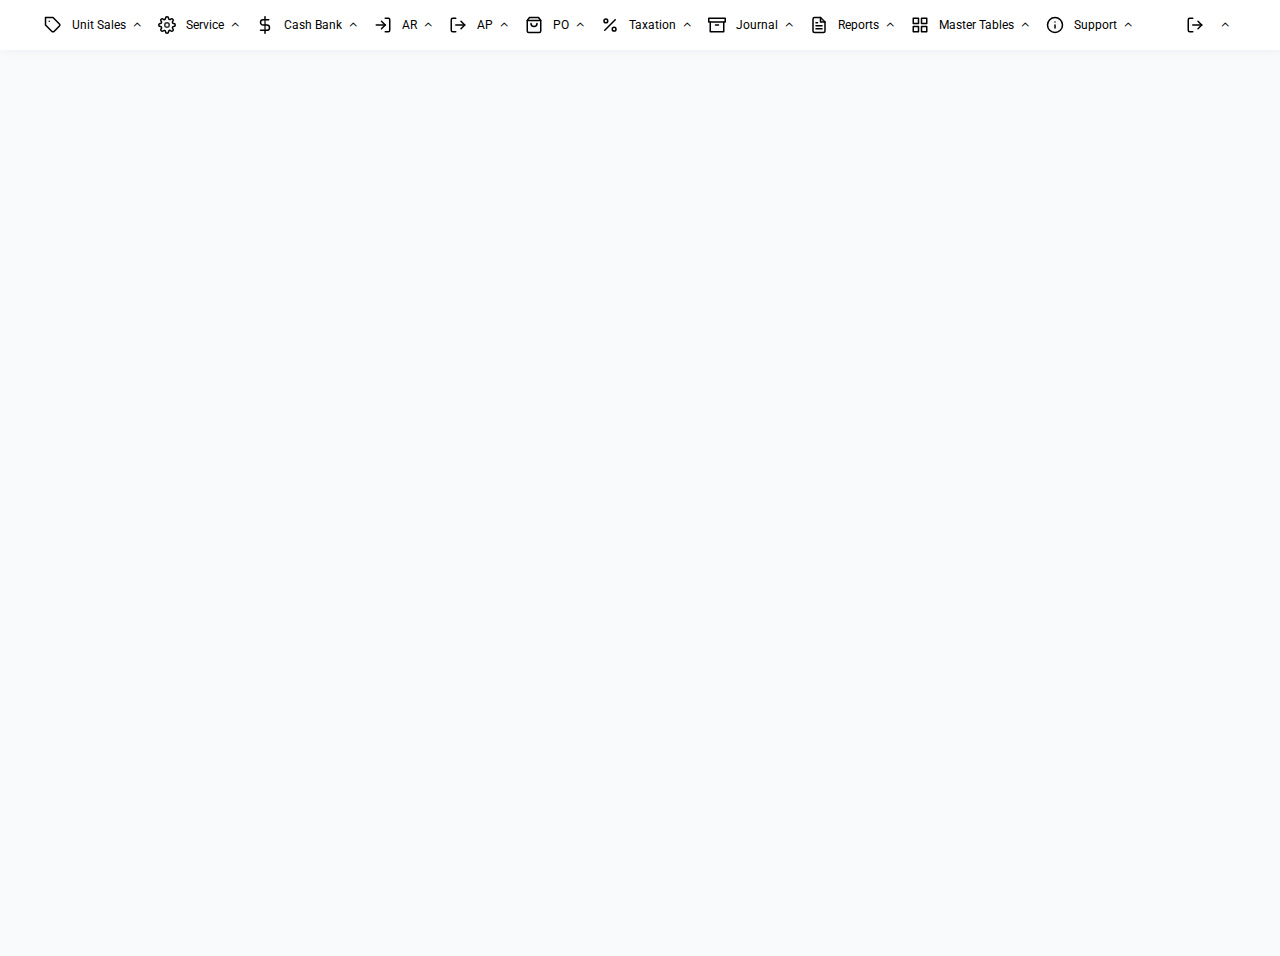
<file: demo3/dashboard.html>
<!DOCTYPE html>
<html lang="en">

<head>
	<meta charset="UTF-8">
	<meta name="viewport" content="width=device-width, initial-scale=1.0">
	<meta http-equiv="X-UA-Compatible" content="ie=edge">

  <meta name="application-name" content="Larona">
  <meta name="description" content="Kemudahan dalam mengurus Payroll dan Accounting dengan sistem yang akurat, dapat diakses dimanapun dan kapanpun dengan layanan Cloud. Coba sekarang dan nikmati kemudahannya.">
	<meta name="author" content="Larona">
  <meta name="keywords" content="Accounting, akunting, act, audit, tax, pajak, akuntansi, akuntansi keuangan, Software Accounting, Payroll, account, account manager, payslip, pph21, layanan cloud, cloud, lembur, cuti, absen">

  <link rel="shortcut icon" href="../assets/images/favicon.png" />

	<title>Merdeka</title>

  <!-- Fonts -->
  <link rel="preconnect" href="https://fonts.googleapis.com">
  <link rel="preconnect" href="https://fonts.gstatic.com" crossorigin>
  <link href="https://fonts.googleapis.com/css2?family=Roboto:wght@300;400;500;700;900&display=swap" rel="stylesheet">
  <!-- End fonts -->

	<!-- core:css -->
	<link rel="stylesheet" href="../assets/vendors/core/core.css">
	<!-- endinject -->

	<!-- Plugin css for this page -->
	<link rel="stylesheet" href="../assets/vendors/bootstrap-datepicker/bootstrap-datepicker.min.css">
	<!-- End plugin css for this page -->

	<!-- inject:css -->
	<link rel="stylesheet" href="../assets/fonts/feather-font/css/iconfont.css">
	<link rel="stylesheet" href="../assets/vendors/flag-icon-css/css/flag-icon.min.css">
	<!-- endinject -->

  <!-- Layout styles -->  
	<link rel="stylesheet" href="../assets/css/demo3/style.css">
  <!-- End layout styles -->

  <script type="text/javascript">
    window.onload = () => {
      document.cookie = 'LW_cookie = %@LW_cookie@%';
      const user = '%LWeb_user%';
      if (user === 'AB') document.querySelector('.hide').classList.remove('hide');
    };
  </script>

</head>
<body>
	<div class="main-wrapper">

		<!-- partial:partials/_navbar.html -->
		<div class="horizontal-menu">
			<nav class="navbar top-navbar d-lg-none">
				<div class="container">
					<div class="navbar-content">
            <!-- Brand -->
						<!-- <a href="#" class="navbar-brand">
							Noble<span>UI</span>
						</a> -->
            <!-- Search -->
						<!-- <form class="search-form">
							<div class="input-group">
                <div class="input-group-text">
                  <i data-feather="search"></i>
                </div>
								<input type="text" class="form-control" id="navbarForm" placeholder="Search here...">
							</div>
						</form> -->
						
            
            <ul class="navbar-nav">
              <!-- Language -->
							<!-- <li class="nav-item dropdown">
								<a class="nav-link dropdown-toggle" href="#" id="languageDropdown" role="button" data-bs-toggle="dropdown" aria-haspopup="true" aria-expanded="false">
									<i class="flag-icon flag-icon-us mt-1" title="us"></i> <span class="ms-1 me-1 d-none d-md-inline-block">English</span>
								</a>
								<div class="dropdown-menu" aria-labelledby="languageDropdown">
									<a href="javascript:;" class="dropdown-item py-2"><i class="flag-icon flag-icon-us" title="us" id="us"></i> <span class="ms-1"> English </span></a>
									<a href="javascript:;" class="dropdown-item py-2"><i class="flag-icon flag-icon-fr" title="fr" id="fr"></i> <span class="ms-1"> French </span></a>
									<a href="javascript:;" class="dropdown-item py-2"><i class="flag-icon flag-icon-de" title="de" id="de"></i> <span class="ms-1"> German </span></a>
									<a href="javascript:;" class="dropdown-item py-2"><i class="flag-icon flag-icon-pt" title="pt" id="pt"></i> <span class="ms-1"> Portuguese </span></a>
									<a href="javascript:;" class="dropdown-item py-2"><i class="flag-icon flag-icon-es" title="es" id="es"></i> <span class="ms-1"> Spanish </span></a>
								</div>
							</li> -->
              
              <!-- Apps -->
              <!-- <li class="nav-item dropdown">
                <a class="nav-link dropdown-toggle" href="#" id="appsDropdown" role="button" data-bs-toggle="dropdown" aria-haspopup="true" aria-expanded="false">
                  <i data-feather="grid"></i>
                </a>
                <div class="dropdown-menu p-0" aria-labelledby="appsDropdown">
                  <div class="px-3 py-2 d-flex align-items-center justify-content-between border-bottom">
                    <p class="mb-0 fw-bold">Web Apps</p>
                    <a href="javascript:;" class="text-muted">Edit</a>
                  </div>
                  <div class="row g-0 p-1">
                    <div class="col-3 text-center">
                      <a href="pages/apps/chat.html" class="dropdown-item d-flex flex-column align-items-center justify-content-center wd-70 ht-70"><i data-feather="message-square" class="icon-lg mb-1"></i><p class="tx-12">Chat</p></a>
                    </div>
                    <div class="col-3 text-center">
                      <a href="pages/apps/calendar.html" class="dropdown-item d-flex flex-column align-items-center justify-content-center wd-70 ht-70"><i data-feather="calendar" class="icon-lg mb-1"></i><p class="tx-12">Calendar</p></a>
                    </div>
                    <div class="col-3 text-center">
                      <a href="pages/email/inbox.html" class="dropdown-item d-flex flex-column align-items-center justify-content-center wd-70 ht-70"><i data-feather="mail" class="icon-lg mb-1"></i><p class="tx-12">Email</p></a>
                    </div>
                    <div class="col-3 text-center">
                      <a href="pages/general/profile.html" class="dropdown-item d-flex flex-column align-items-center justify-content-center wd-70 ht-70"><i data-feather="instagram" class="icon-lg mb-1"></i><p class="tx-12">Profile</p></a>
                    </div>
                  </div>
                  <div class="px-3 py-2 d-flex align-items-center justify-content-center border-top">
                    <a href="javascript:;">View all</a>
                  </div>
                </div>
              </li> -->
              
              <!-- Message -->
              <!-- <li class="nav-item dropdown">
                <a class="nav-link dropdown-toggle" href="#" id="messageDropdown" role="button" data-bs-toggle="dropdown" aria-haspopup="true" aria-expanded="false">
                  <i data-feather="mail"></i>
                </a>
                <div class="dropdown-menu p-0" aria-labelledby="messageDropdown">
                  <div class="px-3 py-2 d-flex align-items-center justify-content-between border-bottom">
                    <p>9 New Messages</p>
                    <a href="javascript:;" class="text-muted">Clear all</a>
                  </div>
                  <div class="p-1">
                    <a href="javascript:;" class="dropdown-item d-flex align-items-center py-2">
                      <div class="me-3">
                        <img class="wd-30 ht-30 rounded-circle" src="https://via.placeholder.com/30x30" alt="userr">
                      </div>
                      <div class="d-flex justify-content-between flex-grow-1">
                        <div class="me-4">
                          <p>Leonardo Payne</p>
                          <p class="tx-12 text-muted">Project status</p>
                        </div>
                        <p class="tx-12 text-muted">2 min ago</p>
                      </div>	
                    </a>
                    <a href="javascript:;" class="dropdown-item d-flex align-items-center py-2">
                      <div class="me-3">
                        <img class="wd-30 ht-30 rounded-circle" src="https://via.placeholder.com/30x30" alt="userr">
                      </div>
                      <div class="d-flex justify-content-between flex-grow-1">
                        <div class="me-4">
                          <p>Carl Henson</p>
                          <p class="tx-12 text-muted">Client meeting</p>
                        </div>
                        <p class="tx-12 text-muted">30 min ago</p>
                      </div>	
                    </a>
                    <a href="javascript:;" class="dropdown-item d-flex align-items-center py-2">
                      <div class="me-3">
                        <img class="wd-30 ht-30 rounded-circle" src="https://via.placeholder.com/30x30" alt="userr">
                      </div>
                      <div class="d-flex justify-content-between flex-grow-1">
                        <div class="me-4">
                          <p>Jensen Combs</p>
                          <p class="tx-12 text-muted">Project updates</p>
                        </div>
                        <p class="tx-12 text-muted">1 hrs ago</p>
                      </div>	
                    </a>
                    <a href="javascript:;" class="dropdown-item d-flex align-items-center py-2">
                      <div class="me-3">
                        <img class="wd-30 ht-30 rounded-circle" src="https://via.placeholder.com/30x30" alt="userr">
                      </div>
                      <div class="d-flex justify-content-between flex-grow-1">
                        <div class="me-4">
                          <p>Amiah Burton</p>
                          <p class="tx-12 text-muted">Project deatline</p>
                        </div>
                        <p class="tx-12 text-muted">2 hrs ago</p>
                      </div>	
                    </a>
                    <a href="javascript:;" class="dropdown-item d-flex align-items-center py-2">
                      <div class="me-3">
                        <img class="wd-30 ht-30 rounded-circle" src="https://via.placeholder.com/30x30" alt="userr">
                      </div>
                      <div class="d-flex justify-content-between flex-grow-1">
                        <div class="me-4">
                          <p>Yaretzi Mayo</p>
                          <p class="tx-12 text-muted">New record</p>
                        </div>
                        <p class="tx-12 text-muted">5 hrs ago</p>
                      </div>	
                    </a>
                  </div>
                  <div class="px-3 py-2 d-flex align-items-center justify-content-center border-top">
                    <a href="javascript:;">View all</a>
                  </div>
                </div>
              </li> -->
              
              <!-- Notification -->
              <!-- <li class="nav-item dropdown">
                <a class="nav-link dropdown-toggle" href="#" id="notificationDropdown" role="button" data-bs-toggle="dropdown" aria-haspopup="true" aria-expanded="false">
                  <i data-feather="bell"></i>
                  <div class="indicator">
                    <div class="circle"></div>
                  </div>
                </a>
                <div class="dropdown-menu p-0" aria-labelledby="notificationDropdown">
                  <div class="px-3 py-2 d-flex align-items-center justify-content-between border-bottom">
                    <p>6 New Notifications</p>
                    <a href="javascript:;" class="text-muted">Clear all</a>
                  </div>
                  <div class="p-1">
                    <a href="javascript:;" class="dropdown-item d-flex align-items-center py-2">
                      <div class="wd-30 ht-30 d-flex align-items-center justify-content-center bg-primary rounded-circle me-3">
                        <i class="icon-sm text-white" data-feather="gift"></i>
                      </div>
                      <div class="flex-grow-1 me-2">
                        <p>New Order Recieved</p>
                        <p class="tx-12 text-muted">30 min ago</p>
                      </div>	
                    </a>
                    <a href="javascript:;" class="dropdown-item d-flex align-items-center py-2">
                      <div class="wd-30 ht-30 d-flex align-items-center justify-content-center bg-primary rounded-circle me-3">
                        <i class="icon-sm text-white" data-feather="alert-circle"></i>
                      </div>
                      <div class="flex-grow-1 me-2">
                        <p>Server Limit Reached!</p>
                        <p class="tx-12 text-muted">1 hrs ago</p>
                      </div>	
                    </a>
                    <a href="javascript:;" class="dropdown-item d-flex align-items-center py-2">
                      <div class="wd-30 ht-30 d-flex align-items-center justify-content-center bg-primary rounded-circle me-3">
                        <img class="wd-30 ht-30 rounded-circle" src="https://via.placeholder.com/30x30" alt="userr">
                      </div>
                      <div class="flex-grow-1 me-2">
                        <p>New customer registered</p>
                        <p class="tx-12 text-muted">2 sec ago</p>
                      </div>	
                    </a>
                    <a href="javascript:;" class="dropdown-item d-flex align-items-center py-2">
                      <div class="wd-30 ht-30 d-flex align-items-center justify-content-center bg-primary rounded-circle me-3">
                        <i class="icon-sm text-white" data-feather="layers"></i>
                      </div>
                      <div class="flex-grow-1 me-2">
                        <p>Apps are ready for update</p>
                        <p class="tx-12 text-muted">5 hrs ago</p>
                      </div>	
                    </a>
                    <a href="javascript:;" class="dropdown-item d-flex align-items-center py-2">
                      <div class="wd-30 ht-30 d-flex align-items-center justify-content-center bg-primary rounded-circle me-3">
                        <i class="icon-sm text-white" data-feather="download"></i>
                      </div>
                      <div class="flex-grow-1 me-2">
                        <p>Download completed</p>
                        <p class="tx-12 text-muted">6 hrs ago</p>
                      </div>	
                    </a>
                  </div>
                  <div class="px-3 py-2 d-flex align-items-center justify-content-center border-top">
                    <a href="javascript:;">View all</a>
                  </div>
                </div>
              </li> -->
              
              <!-- Profile -->
              <!-- <li class="nav-item dropdown">
                <a class="nav-link dropdown-toggle" href="#" id="profileDropdown" role="button" data-bs-toggle="dropdown" aria-haspopup="true" aria-expanded="false">
                  <img class="wd-30 ht-30 rounded-circle" src="https://via.placeholder.com/30x30" alt="profile">
                </a>
                <div class="dropdown-menu p-0" aria-labelledby="profileDropdown">
                  <div class="d-flex flex-column align-items-center border-bottom px-5 py-3">
                    <div class="mb-3">
                      <img class="wd-80 ht-80 rounded-circle" src="https://via.placeholder.com/80x80" alt="">
                    </div>
                    <div class="text-center">
                      <p class="tx-16 fw-bolder">Amiah Burton</p>
                      <p class="tx-12 text-muted">amiahburton@gmail.com</p>
                    </div>
                  </div>
                  <ul class="list-unstyled p-1">
                    <li class="dropdown-item py-2">
                      <a href="pages/general/profile.html" class="text-body ms-0">
                        <i class="me-2 icon-md" data-feather="user"></i>
                        <span>Profile</span>
                      </a>
                    </li>
                    <li class="dropdown-item py-2">
                      <a href="javascript:;" class="text-body ms-0">
                        <i class="me-2 icon-md" data-feather="edit"></i>
                        <span>Edit Profile</span>
                      </a>
                    </li>
                    <li class="dropdown-item py-2">
                      <a href="javascript:;" class="text-body ms-0">
                        <i class="me-2 icon-md" data-feather="repeat"></i>
                        <span>Switch User</span>
                      </a>
                    </li>
                    <li class="dropdown-item py-2">
                      <a href="javascript:;" class="text-body ms-0">
                        <i class="me-2 icon-md" data-feather="log-out"></i>
                        <span>Log Out</span>
                      </a>
                    </li>
                  </ul>
                </div>
              </li> -->
						</ul>
						<button class="navbar-toggler navbar-toggler-right d-lg-none align-self-center" type="button" data-toggle="horizontal-menu-toggle">
							<i data-feather="menu"></i>					
						</button>
					</div>
				</div>
			</nav>

      <!-- Navbar -->
			<nav class="bottom-navbar">
				<div class="container">
					<ul class="nav page-navigation">

            <!-- Unit Sales -->
						<li class="nav-item">
							<a href="#" class="nav-link">
                <i class="link-icon" data-feather="tag"></i>
								<span class="menu-title">Unit Sales</span>
								<i class="link-arrow"></i>
							</a>
							<div class="submenu">
								<div class="row">

									<div class="col-md-4" style="width: fit-content; min-width: 260px;">
                    <ul class="submenu-item">
											<li class="category-heading">Sales</li>
                      <li class="nav-item"><a class="nav-link" target="bidang" href="lnweb?SU530%rmid%">Sales</a></li>
                      <li class="nav-item"><a class="nav-link" target="bidang" href="lnweb?SU531%rmid%">Sales List</a></li>
                      <li class="nav-item"><a class="nav-link" target="bidang" href="lnweb?SU520%rmid%">Purchase</a></li>
                      <li class="nav-item"><a class="nav-link" target="bidang" href="lnweb?SU510%rmid%">Stock Code Master</a></li>
                      <li class="nav-item"><a class="nav-link" target="bidang" href="lnweb?SU511%rmid%">Stock Unit Master File</a></li>
                      <li class="nav-item"><a class="nav-link" target="bidang" href="lnweb?SU600%rmid%">Display Inventory Movement</a></li>
                      <li class="nav-item"><a class="nav-link" target="bidang" href="lnweb?SU610%rmid%">Display Unit Stock</a></li>
										</ul>
									</div>
                  <div class="col-md-4" style="width: fit-content; min-width: 260px;">
                    <ul class="submenu-item">
                      <li class="category-heading">Reports</li>
                      <li class="nav-item"><a class="nav-link" target="bidang" href="lnweb?SU430%rmid%">Sales Down Payment</a></li>
                      <li class="nav-item"><a class="nav-link" target="bidang" href="lnweb?SU431%rmid%">Sales Per Day</a></li>
                      <li class="nav-item"><a class="nav-link" target="bidang" href="lnweb?SU432%rmid%">Sales Delivery Report</a></li>
                      <li class="nav-item"><a class="nav-link" target="bidang" href="lnweb?SU410%rmid%">Unit Movement Report</a></li>
                      <li class="nav-item"><a class="nav-link" target="bidang" href="lnweb?Report%rmid%&LW_key=SC">Stock Unit Report</a></li>
                      <li class="nav-item"><a class="nav-link" target="bidang" href="lnweb?Report%rmid%&LW_key=TG">Penagihan ke Leasing</a></li>
                      <li class="nav-item"><a class="nav-link" target="bidang" href="lnweb?Report%rmid%&LW_key=PRG">Progresif Report</a></li>
                    </ul>
                  </div>
									<div class="col-md-4" style="width: fit-content; min-width: 260px;">
                    <ul class="submenu-item">
											<li class="category-heading">History</li>
                      <li class="nav-item"><a class="nav-link" target="bidang" href="lnweb?SUH610%rmid%">Stock History</a></li>
                      <li class="nav-item"><a class="nav-link" target="bidang" href="lnweb?SUH630%rmid%">Unit Sales History</a></li>
                      <li class="category-heading">Unit Sales</li>
                      <li class="nav-item"><a class="nav-link" target="bidang" href="lnweb?SU450%rmid%">Unit Sales Journal</a></li>
                      <li class="nav-item"><a class="nav-link" target="bidang" href="lnweb?SU300%rmid%">Unit Sales Closing</a></li>
										</ul>
									</div>

								</div>
							</div>
						</li>
            <!-- /Unit Sales -->

            <!-- Service -->
            <li class="nav-item mega-menu" style="margin-right: 5px;">
							<a href="#" class="nav-link">
								<i class="link-icon" data-feather="settings"></i>
								<span class="menu-title">Service</span>
								<i class="link-arrow"></i>
							</a>
							<div class="submenu p-0">
								<div class="row">

									<div class="col-md-3">
										<ul class="submenu-item">
                      <li class="category-heading">Service</li>
                      <li class="nav-item"><a class="nav-link" target="bidang" href="lnweb?IC521%rmid%">Services Request</a></li>
                      <li class="nav-item"><a class="nav-link" target="bidang" href="lnweb?IC520%rmid%">Services Transaction</a></li>
                      <li class="category-heading">Physical Stock Check</li>
                      <li class="nav-item"><a class="nav-link" target="bidang" href="lnweb?IC530%rmid%">Physical Stock Check</a></li>
                      <li class="nav-item"><a class="nav-link" target="bidang" href="lnweb?IC531%rmid%">Stock Check Zero Adjustment</a></li>
                      <li class="category-heading">Stock</li>
                      <li class="nav-item"><a class="nav-link" target="bidang" href="lnweb?IC510%rmid%">Stock Code Master File</a></li>
                 <!-- <li class="nav-item"><a class="nav-link" target="bidang" href="lnweb?IC610%rmid%">Stock Code Extension</a></li>
                      <li class="nav-item"><a class="nav-link" target="bidang" href="lnweb?IC610B%rmid%">Stock Code Breakdwon</a></li>
                      <li class="nav-item"><a class="nav-link" target="bidang" href="lnweb?IC610U%rmid%">Stock Code Unit Price</a></li>
                      <li class="nav-item"><a class="nav-link" target="bidang" href="lnweb?IC590%rmid%">Machine Master File</a></li> -->
                      <li class="nav-item"><a class="nav-link" target="bidang" href="lnweb?IC600%rmid%">Display Inventory Movement</a></li>
                      <li class="nav-item"><a class="nav-link" target="bidang" href="lnweb?IC611%rmid%">Display Stock</a></li>
                      <li class="nav-item"><a class="nav-link" target="bidang" href="lnweb?IC621%rmid%">Display Inventory Transaction</a></li>
                      <li class="nav-item"><a class="nav-link" target="bidang" href="lnweb?IC620%rmid%">Display Detail Inventory Transaction</a></li>
                      <li class="category-heading">Service Reports</li>
                      <li class="nav-item"><a class="nav-link" target="bidang" href="lnweb?IC423%sesid%">IC trx. Cashier Report</a></li>
                      <li class="nav-item"><a class="nav-link" target="bidang" href="lnweb?Report%rmid%&LW_key=DS">Daily Summary Report</a></li>
                      <li class="nav-item"><a class="nav-link" target="bidang" href="lnweb?Report%rmid%&LW_key=PH">Laporan Penerimaan Harian</a></li>
                      <li class="nav-item"><a class="nav-link" target="bidang" href="lnweb?Report%rmid%&LW_key=LPJ">Penjualan Jasa Harian</a></li>
                      <li class="nav-item"><a class="nav-link" target="bidang" href="lnweb?Report%rmid%&LW_key=PS">Penjualan Spareparts Harian</a></li>
                      <li class="nav-item"><a class="nav-link" target="bidang" href="lnweb?Report%rmid%&LW_key=LSB">Laporan Service Bengkel</a></li>
                      <li class="nav-item"><a class="nav-link" target="bidang" href="lnweb?Report%rmid%&LW_key=SM">Laporan Service Mekanik</a></li>
                      <li class="nav-item"><a class="nav-link" target="bidang" href="lnweb?Report%rmid%&LW_key=LOS">Laporan Outstanding Service</a></li>
                      <li class="nav-item"><a class="nav-link" target="bidang" href="lnweb?Report%rmid%&LW_key=LHS">Laporan History Service</a></li>
										</ul>
									</div>
                  <div class="col-md-3">
										<ul class="submenu-item">
                      <li class="category-heading">Cost Calculation</li>
                      <li class="nav-item"><a class="nav-link" target="bidang" href="lnweb?IC400%rmid%">Cost Calculation</a></li>
                      <li class="nav-item"><a class="nav-link" target="bidang" href="lnweb?IC404%rmid%">Ending Balance Adjustment</a>
                      <li class="nav-item"><a class="nav-link" target="bidang" href="lnweb?IC490%rmid%">Beginning Cost Warning Report</a>
                      <li class="nav-item"><a class="nav-link" target="bidang" href="lnweb?IC491%rmid%">Buying Cost Warning Report</a>
                      <li class="nav-item"><a class="nav-link" target="bidang" href="lnweb?IC492%rmid%">Production Cost Warning Report</a>
                      <li class="nav-item"><a class="nav-link" target="bidang" href="lnweb?IC494%rmid%">Transfer Cost Warning Report</a>
                      <li class="nav-item"><a class="nav-link" target="bidang" href="lnweb?IC495%rmid%">Transaction Cost Warning Report</a>
                      <li class="nav-item"><a class="nav-link" target="bidang" href="lnweb?IC496%rmid%">Sales Cost Warning Report</a>
                      <li class="nav-item"><a class="nav-link" target="bidang" href="lnweb?ICxBegin%rmid%">Beginning Integrity Check</a>
                      <li class="nav-item"><a class="nav-link" target="bidang" href="lnweb?IC410%rmid%">Inv. Movement Report</a></li>
                      <li class="nav-item"><a class="nav-link" target="bidang" href="lnweb?IC411%rmid%">Inv. Movement per Supplier</a></li>
                      <li class="nav-item"><a class="nav-link" target="bidang" href="lnweb?IC412%rmid%">Inv. Ending by Size</a></li>
                      <li class="nav-item"><a class="nav-link" target="bidang" href="lnweb?IC414%rmid%">Inv. Ending by Warehouse</a></li>
                      <li class="nav-item"><a class="nav-link" target="bidang" href="lnweb?IC416%rmid%">Inv. Ending on Request</a></li>
										</ul>
									</div>
                  <div class="col-md-3">
										<ul class="submenu-item">
                      <li class="category-heading">IC Reports</li>
                      <li class="nav-item"><a class="nav-link" target="bidang" href="lnweb?IC420%rmid%">Inv. Transaction per No</a></li>
                      <li class="nav-item"><a class="nav-link" target="bidang" href="lnweb?IC421%rmid%">Inv. Transaction per Day</a></li>
                      <li class="nav-item"><a class="nav-link" target="bidang" href="lnweb?IC422%rmid%">Inv. Transaction per TrxType</a></li>
                      <li class="nav-item"><a class="nav-link" target="bidang" href="lnweb?IC423%rmid%">Inv. Transaction Cashier Report</a></li>
                      <li class="nav-item"><a class="nav-link" target="bidang" href="lnweb?IC424%rmid%">Inv. Transaction per Cust/Supl</a></li>
                      <li class="nav-item"><a class="nav-link" target="bidang" href="lnweb?IC426%rmid%">Inv. Transaction per Salesman</a></li>
                      <li class="nav-item"><a class="nav-link" target="bidang" href="lnweb?IC428%rmid%">Inv. Transaction per Order</a></li>
                      <li class="nav-item"><a class="nav-link" target="bidang" href="lnweb?IC429%rmid%">Inv. Transaction per Machine</a></li>
                      <li class="nav-item"><a class="nav-link" target="bidang" href="lnweb?IC433%rmid%">Trx. Per Group</a></li>
                      <li class="nav-item"><a class="nav-link" target="bidang" href="lnweb?IC434%rmid%">Trx. Per Cust/Supl</a></li>
                      <li class="nav-item"><a class="nav-link" target="bidang" href="lnweb?IC435%rmid%">Trx. Dept</a></li>
                      <li class="nav-item"><a class="nav-link" target="bidang" href="lnweb?IC448%rmid%">Trx. Rqst Balance Report</a></li>
                      <li class="nav-item"><a class="nav-link" target="bidang" href="lnweb?IC480%rmid%">Inventory Movement Request</a></li>
                      <li class="nav-item"><a class="nav-link" target="bidang" href="lnweb?IC450%rmid%">IC Journal</a></li>
                      <li class="nav-item"><a class="nav-link" target="bidang" href="lnweb?IC451%rmid%">Sales Journal</a></li>
                      <li class="nav-item"><a class="nav-link" target="bidang" href="lnweb?IC460%rmid%">IC Summary Reports</a></li>
                      <li class="nav-item"><a class="nav-link" target="bidang" href="lnweb?IC461%rmid%">IC Summary per Account Reports</a></li>
										</ul>
									</div>
									<div class="col-md-3">
										<ul class="submenu-item">
                      <li class="category-heading">Tables</li>
                      <li class="nav-item"><a class="nav-link" target="bidang" href="lnweb?tb_worktp%rmid%">Worktype</a></li>
                      <li class="nav-item"><a class="nav-link" target="bidang" href="lnweb?PR510%rmid%">Employee Master</a></li>
                      <li class="nav-item"><a class="nav-link" target="bidang" href="lnweb?IC840%rmid%">Operator Ic Code Table</a></li>
                      <li class="nav-item"><a class="nav-link" target="bidang" href="lnweb?htm_srvs%rmid%">Service Code Table</a></li>
                      <li class="nav-item"><a class="nav-link" target="bidang" href="lnweb?htm_motor%rmid%">Motor Code Table</a></li>
                      <li class="nav-item"><a class="nav-link" target="bidang" href="lnweb?htm_utype%rmid%">Unit Type Table</a></li>
                      <li class="category-heading">IC History</li>
                      <li class="nav-item"><a class="nav-link" target="bidang" href="lnweb?IC670%rmid%">Display Inv.Trx. Summary</a></li>
                      <li class="nav-item"><a class="nav-link" target="bidang" href="lnweb?IC671%rmid%">Display Cust/Supl Summary</a></li>
                      <li class="nav-item"><a class="nav-link" target="bidang" href="lnweb?IC672%rmid%">Inventory Incoming and Sales</a></li>
                      <li class="nav-item"><a class="nav-link" target="bidang" href="lnweb?IC679%rmid%">Display Machine History</a></li>
                      <li class="nav-item"><a class="nav-link" target="bidang" href="lnweb?IP300%rmid%">IP Period Closing</a></li>
                      <li class="nav-item"><a class="nav-link" target="bidang" href="lnweb?IC300%rmid%">IC Period Closing</a></li>
                      <li class="nav-item"><a class="nav-link" target="bidang" href="lnweb?IC502%rmid%">IC System Status</a></li>
										</ul>
									</div>

								</div>
							</div>
						</li>
            <!-- /Service -->

            <!-- Cash Bank -->
						<li class="nav-item">
							<a href="#" class="nav-link">
                <i class="link-icon" data-feather="dollar-sign"></i>
								<span class="menu-title">Cash Bank</span>
								<i class="link-arrow"></i>
							</a>
							<div class="submenu">
								<div class="row">

									<div class="col-md-6" style="width: fit-content; min-width: 260px;">
                    <ul class="submenu-item">
											<li class="category-heading">Cash Bank</li>
                      <li class="nav-item"><a class="nav-link" target="bidang" href="lnweb?cb520R%rmid%">Cash Bank for AR Payment</a></li>
                      <li class="nav-item"><a class="nav-link" target="bidang" href="lnweb?cb520P%rmid%">Cash Bank for AP Payment</a></li>
                      <li class="nav-item"><a class="nav-link" target="bidang" href="lnweb?cb520%rmid%">Cash Bank</a></li>
                      <li class="nav-item"><a class="nav-link" target="bidang" href="lnweb?cb521%rmid%">Cash Bank request</a></li>
                      <li class="nav-item"><a class="nav-link" target="bidang" href="lnweb?cb530%rmid%">Bank Received/Deposit</a></li>
                      <li class="nav-item"><a class="nav-link" target="bidang" href="lnweb?CB540%rmid%">Project's Cash Bank</a></li>
                      <li class="nav-item"><a class="nav-link" target="bidang" href="lnweb?CB541%rmid%">Project's Budget</a></li>
                      <li class="nav-item"><a class="nav-link" target="bidang" href="lnweb?cb550%rmid%">Invoice Expense</a></li>
                      <li class="nav-item"><a class="nav-link" target="bidang" href="lnweb?cb620%rmid%">Display Cash Bank</a></li>
                      <li class="nav-item"><a class="nav-link" target="bidang" href="lnweb?cb621%rmid%">Display Cash Bank Detail</a></li>
                      <li class="nav-item"><a class="nav-link" target="bidang" href="lnweb?cb400%rmid%">Cash Flow Report</a></li>
                      <li class="nav-item"><a class="nav-link" target="bidang" href="lnweb?cb410%rmid%">Post Dated Check Report</a></li>
                      <li class="nav-item"><a class="nav-link" target="bidang" href="lnweb?cb420%rmid%">Cash Bank per no. Report</a></li>
                      <li class="nav-item"><a class="nav-link" target="bidang" href="lnweb?cb424%rmid%">Cash Bank per Collector Report</a></li>
										</ul>
									</div>
                  <div class="col-md-6" style="width: fit-content; min-width: 260px;">
                    <ul class="submenu-item">
                      <li class="category-heading">Cash Bank History</li>
                      <li class="nav-item"><a class="nav-link" target="bidang" href="lnweb?CBH620%rmid%">Display Cash Bank History</a></li>
                      <li class="nav-item"><a class="nav-link" target="bidang" href="lnweb?CBH621%rmid%">Display Cash Bank Item History</a></li>
                    </ul>
                  </div>

								</div>
							</div>
						</li>
            <!-- /Cash Bank -->

            <!-- AR -->
            <li class="nav-item">
							<a href="#" class="nav-link">
								<i class="link-icon" data-feather="log-in"></i>
								<span class="menu-title">AR</span>
								<i class="link-arrow"></i>
							</a>
							<div class="submenu">
								<div class="row">

									<div class="col-md-4" style="width: fit-content; min-width: 260px;">
										<ul class="submenu-item">
                      <li class="category-heading">Accounts Receivable</li>
                 <!-- <li class="nav-item"><a class="nav-link" target="bidang" href="lnweb?AR521%rmid%">Simple Sales Order</a></li> -->
                      <li class="nav-item"><a class="nav-link" target="bidang" href="lnweb?AR520%rmid%">AR Invoice</a></li>
                      <li class="nav-item"><a class="nav-link" target="bidang" href="lnweb?AR510%rmid%">Customer Master File</a></li>
                      <li class="nav-item"><a class="nav-link" target="bidang" href="lnweb?AR600%rmid%">Display Accounts Receivable</a></li>
                 <!-- <li class="nav-item"><a class="nav-link" target="bidang" href="lnweb?SA510%rmid%">Sales Quotation</a></li> -->
                      <li class="nav-item"><a class="nav-link" target="bidang" href="lnweb?AR620%rmid%">Display AR Invoice</a></li>
                      <li class="nav-item"><a class="nav-link" target="bidang" href="lnweb?AR621%rmid%">Display AR Invoice Detail</a></li>
                      <li class="nav-item"><a class="nav-link" target="bidang" href="lnweb?AR400%rmid%">Accounts Receivable Reports</a></li>
                      <li class="nav-item"><a class="nav-link" target="bidang" href="lnweb?AR406%rmid%">AR Movement Report</a></li>
                      <li class="nav-item"><a class="nav-link" target="bidang" href="lnweb?AR407%rmid%">AR Movement per Account Report</a></li>
                      <li class="nav-item"><a class="nav-link" target="bidang" href="lnweb?AR408%rmid%">AR Movement per End Customer</a></li>
                      <li class="nav-item"><a class="nav-link" target="bidang" href="lnweb?AR410%rmid%">Ondue AR Invoice</a></li>
                      <li class="nav-item"><a class="nav-link" target="bidang" href="lnweb?AR411%rmid%">Paid AR Invoice</a></li>
                      <li class="nav-item"><a class="nav-link" target="bidang" href="lnweb?AR412%rmid%">Paid AR Invoice per Salesman</a></li>
                      <li class="nav-item"><a class="nav-link" target="bidang" href="lnweb?AR450%rmid%">Sales Journal</a></li>
                      <li class="nav-item"><a class="nav-link" target="bidang" href="lnweb?AR460%rmid%">AR Summary Report</a></li>
                 <!-- <li class="nav-item"><a class="nav-link" target="bidang" href="lnweb?SA300%rmid%">SA Period Closing</a></li> -->
                      <li class="nav-item"><a class="nav-link" target="bidang" href="lnweb?AR300%rmid%">AR Period Closing</a></li>
                      <li class="nav-item"><a class="nav-link" target="bidang" href="lnweb?AR502%rmid%">AR System Status</a></li>
										</ul>
									</div>
                  <div class="col-md-4" style="width: fit-content; min-width: 260px;">
										<ul class="submenu-item">
                      <li class="category-heading">AR Reports</li>
                      <li class="nav-item"><a class="nav-link" target="bidang" href="lnweb?AR420%rmid%">AR invoice per no.</a></li>
                      <li class="nav-item"><a class="nav-link" target="bidang" href="lnweb?AR421%rmid%">AR invoice per day</a></li>
                      <li class="nav-item"><a class="nav-link" target="bidang" href="lnweb?AR422%rmid%">AR invoice per trx.type</a></li>
                      <li class="nav-item"><a class="nav-link" target="bidang" href="lnweb?AR423%rmid%">AR invoice by Grp-1</a></li>
                      <li class="nav-item"><a class="nav-link" target="bidang" href="lnweb?AR424%rmid%">AR invoice per Customer</a></li>
                      <li class="nav-item"><a class="nav-link" target="bidang" href="lnweb?AR426%rmid%">AR invoice per Salesman</a></li>
                      <li class="nav-item"><a class="nav-link" target="bidang" href="lnweb?AR430%rmid%">Sales Report</a></li>
                      <li class="nav-item"><a class="nav-link" target="bidang" href="lnweb?AR431%rmid%">Sales per trx. type Report</a></li>
                      <li class="nav-item"><a class="nav-link" target="bidang" href="lnweb?AR432%rmid%">Sales per Customer Report</a></li>
                      <li class="nav-item"><a class="nav-link" target="bidang" href="lnweb?AR433%rmid%">Sales per Customer Group</a></li>
                      <li class="nav-item"><a class="nav-link" target="bidang" href="lnweb?AR435%rmid%">Sales per Area/Stock Code Report</a></li>
                      <li class="nav-item"><a class="nav-link" target="bidang" href="lnweb?AR436%rmid%">Sales per Salesman Report</a></li>
                      <li class="nav-item"><a class="nav-link" target="bidang" href="lnweb?AR436M%rmid%">Sales per Salesman (Master) Report</a></li>
                      <li class="nav-item"><a class="nav-link" target="bidang" href="lnweb?AR437%rmid%">Sales per Account Report</a></li>
                      <li class="nav-item"><a class="nav-link" target="bidang" href="lnweb?AR448%rmid%">Sales Order Balance Report</a></li>
										</ul>
									</div>
                  <div class="col-md-4" style="width: fit-content; min-width: 260px;">
										<ul class="submenu-item">
                      <li class="category-heading">AR History</li>
                      <li class="nav-item"><a class="nav-link" target="bidang" href="lnweb?AR670%rmid%">Display AR Paid Invoices</a></li>
                      <li class="nav-item"><a class="nav-link" target="bidang" href="lnweb?AR671%rmid%">Display Item of AR Paid Invoices</a></li>
                      <li class="nav-item"><a class="nav-link" target="bidang" href="#">Display VAT out history</a></li>
                      <li class="nav-item"><a class="nav-link" target="bidang" href="lnweb?AR677%rmid%">Display Customer Summary</a></li>
                      <li class="nav-item"><a class="nav-link" target="bidang" href="lnweb?AR678%rmid%">Display Customer Items Summary</a></li>
                      <li class="nav-item"><a class="nav-link" target="bidang" href="lnweb?SAH620%rmid%">Display Sales Order History</a></li>
                      <li class="nav-item"><a class="nav-link" target="bidang" href="lnweb?SAH621%rmid%">Display Sales Order Item History</a></li>
										</ul>
									</div>

								</div>
							</div>
						</li>
            <!-- /AR -->

            <!-- AP -->
						<li class="nav-item">
							<a href="#" class="nav-link">
                <i class="link-icon" data-feather="log-out"></i>
								<span class="menu-title">AP</span>
								<i class="link-arrow"></i>
							</a>
							<div class="submenu">
								<div class="row">

									<div class="col-md-6" style="width: fit-content; min-width: 260px;">
                    <ul class="submenu-item">
											<li class="category-heading">Account Payable</li>
                      <li class="nav-item"><a class="nav-link" target="bidang" href="lnweb?AP520%rmid%">AP Invoice</a></li>
                      <li class="nav-item"><a class="nav-link" target="bidang" href="lnweb?AP510%rmid%">Supplier Master File</a></li>
                      <li class="nav-item"><a class="nav-link" target="bidang" href="lnweb?PO510%rmid%">Supplier's Quotation</a></li>
                      <li class="nav-item"><a class="nav-link" target="bidang" href="lnweb?AP600%rmid%">Display Accounts Payable</a></li>
                      <li class="nav-item"><a class="nav-link" target="bidang" href="lnweb?AP620%rmid%">Display AP Invoice</a></li>
                      <li class="nav-item"><a class="nav-link" target="bidang" href="lnweb?AP621%rmid%">Display AP Invoice Detail</a></li>
                      <li class="nav-item"><a class="nav-link" target="bidang" href="lnweb?AP400%rmid%">Accounts Payable Report</a></li>
                      <li class="nav-item"><a class="nav-link" target="bidang" href="lnweb?AP406%rmid%">AP Movement Report</a></li>
                      <li class="nav-item"><a class="nav-link" target="bidang" href="lnweb?AP407%rmid%">AP Movement per Account Report</a></li>
                      <li class="nav-item"><a class="nav-link" target="bidang" href="lnweb?AP410%rmid%">Ondue AP Invoice</a></li>
                      <li class="nav-item"><a class="nav-link" target="bidang" href="lnweb?AP411%rmid%">Paid AP Invoices</a></li>
                      <li class="nav-item"><a class="nav-link" target="bidang" href="lnweb?AP450%rmid%">Purchase Journal</a></li>
                      <li class="nav-item"><a class="nav-link" target="bidang" href="lnweb?AP460%rmid%">AP Summary Report</a></li>
                      <li class="nav-item"><a class="nav-link" target="bidang" href="lnweb?PO300%rmid%">PO Period Closing</a></li>
                      <li class="nav-item"><a class="nav-link" target="bidang" href="lnweb?AP300%rmid%">AP Period Closing</a></li>
                      <li class="nav-item"><a class="nav-link" target="bidang" href="lnweb?AP502%rmid%">AP System Status</a></li>
										</ul>
									</div>
                  <div class="col-md-6" style="width: fit-content; min-width: 260px;">
                    <ul class="submenu-item">
                      <li class="category-heading">AP Reports</li>
                      <li class="nav-item"><a class="nav-link" target="bidang" href="lnweb?AP420%rmid%">AP invoice per No.</a></li>
                      <li class="nav-item"><a class="nav-link" target="bidang" href="lnweb?AP421%rmid%">AP invoice per day</a></li>
                      <li class="nav-item"><a class="nav-link" target="bidang" href="lnweb?AP422%rmid%">AP invoice per trx. Type</a></li>
                      <li class="nav-item"><a class="nav-link" target="bidang" href="lnweb?AP424%rmid%">AP invoice per Supplier</a></li>
                      <li class="nav-item"><a class="nav-link" target="bidang" href="lnweb?AP426%rmid%">AP invoice per </a></li>
                      <li class="nav-item"><a class="nav-link" target="bidang" href="lnweb?AP430%rmid%">Purchase Report</a></li>
                      <li class="nav-item"><a class="nav-link" target="bidang" href="lnweb?AP432%rmid%">Purchase Report per Supplier Report</a></li>
                      <li class="nav-item"><a class="nav-link" target="bidang" href="lnweb?AP437%rmid%">Purchase Report per Account Report</a></li>
                      <li class="category-heading">AP History</li>
                      <li class="nav-item"><a class="nav-link" target="bidang" href="lnweb?AP670%rmid%">Display AP Paid Invoices</a></li>
                      <li class="nav-item"><a class="nav-link" target="bidang" href="lnweb?AP671%rmid%">Display Item of AR Paid Invoices</a></li>
                      <li class="nav-item"><a class="nav-link" target="bidang" href="#">Display VAT in History</a></li>
                      <li class="nav-item"><a class="nav-link" target="bidang" href="lnweb?AP677%rmid%">Display Supplier Summary</a></li>
                      <li class="nav-item"><a class="nav-link" target="bidang" href="lnweb?AP678%rmid%">Display Supplier Items Summary</a></li>
                    </ul>
                  </div>

								</div>
							</div>
						</li>
            <!-- /AP -->

            <!-- PO -->
            <li class="nav-item">
							<a href="#" class="nav-link">
								<i class="link-icon" data-feather="shopping-bag"></i>
								<span class="menu-title">PO</span>
								<i class="link-arrow"></i>
							</a>
							<div class="submenu" style="width: fit-content; min-width: 260px;">
								<ul class="submenu-item">
									<li class="category-heading">Purchase Order</li>
                  <li class="nav-item"><a class="nav-link" target="bidang" href="lnweb?PO501%rmid%">Purchase Request (Approval)</a></li>
                  <li class="nav-item"><a class="nav-link" target="bidang" href="lnweb?PO500%rmid%">Purchase Order</a></li>
                  <li class="nav-item"><a class="nav-link" target="bidang" href="lnweb?PO524%rmid%">Purchase Receiving</a></li>
                  <li class="nav-item"><a class="nav-link" target="bidang" href="lnweb?PO520%rmid%">Purchase Invoice</a></li>
                  <li class="nav-item"><a class="nav-link" target="bidang" href="lnweb?PO600%rmid%">Display PO</a></li>
                  <li class="nav-item"><a class="nav-link" target="bidang" href="lnweb?PO601%rmid%">Display Item PO</a></li>
                  <li class="nav-item"><a class="nav-link" target="bidang" href="lnweb?PO602%rmid%">Display PO Request</a></li>
                  <li class="nav-item"><a class="nav-link" target="bidang" href="lnweb?PO400%rmid%">PO Status Report</a></li>
                  <li class="nav-item"><a class="nav-link" target="bidang" href="lnweb?PO401%rmid%">PO Item Status Report</a></li>
                  <li class="nav-item"><a class="nav-link" target="bidang" href="lnweb?PO402%rmid%">PO Item Status per Group Report</a></li>
                  <li class="nav-item"><a class="nav-link" target="bidang" href="lnweb?PO450%rmid%">Create Purchase Request</a></li>
									<li class="category-heading">PO History<li>
                  <li class="nav-item"><a class="nav-link" target="bidang" href="lnweb?POH600%rmid%">Display PO History</a></li>
                  <li class="nav-item"><a class="nav-link" target="bidang" href="lnweb?POH601%rmid%">Display PO Items History</a></li>
								</ul>
							</div>
						</li>
            <!-- /PO -->

            <!-- Taxation -->
            <li class="nav-item">
							<a href="#" class="nav-link">
								<i class="link-icon" data-feather="percent"></i>
								<span class="menu-title">Taxation</span>
								<i class="link-arrow"></i>
							</a>
							<div class="submenu" style="width: fit-content; min-width: 260px;">
								<ul class="submenu-item">
									<li class="category-heading">Taxation</li>
                  <li class="nav-item"><a class="nav-link" target="bidang" href="lnweb?TX500%rmid%">Tax Payment(Surat Setoran Pajak)</a></li>
                  <li class="nav-item"><a class="nav-link" target="bidang" href="lnweb?TX521%rmid%">SPT masa PPh ps 21</a></li>
                  <li class="nav-item"><a class="nav-link" target="bidang" href="lnweb?TX523%rmid%">SPT masa PPh ps 23</a></li>
                  <li class="nav-item"><a class="nav-link" target="bidang" href="lnweb?TX540%rmid%">VAT Periodic Record(1108)</a></li>
                  <li class="nav-item"><a class="nav-link" target="bidang" href="lnweb?TX522%rmid%">Bukti Potong PPh Supplier</a></li>
                  <li class="nav-item"><a class="nav-link" target="bidang" href="lnweb?TX520R%rmid%">VAT Out Invoice</a></li>
                  <li class="nav-item"><a class="nav-link" target="bidang" href="lnweb?TX620R%rmid%">Display VAT Out Invoice</a></li>
                  <li class="nav-item"><a class="nav-link" target="bidang" href="lnweb?TX520P%rmid%">VAT in Invoice</a></li>
                  <li class="nav-item"><a class="nav-link" target="bidang" href="lnweb?TX620P%rmid%">Display VAT in Invoice</a></li>
                  <li class="nav-item"><a class="nav-link" target="bidang" href="lnweb?TX571%rmid%">Annual Tax(1771)</a></li>
                  <li class="nav-item"><a class="nav-link" target="bidang" href="lnweb?TX510%rmid%">Tax Chart Of Accounts</a></li>
                  <li class="nav-item"><a class="nav-link" target="bidang" href="lnweb?TX800%rmid%">Tax Code Table</a></li>
                  <li class="nav-item"><a class="nav-link" target="bidang" href="lnweb?TX801%rmid%">Kode Jenis Pajak</a></li>
                  <li class="nav-item"><a class="nav-link" target="bidang" href="lnweb?TX820%rmid%">NPWP Code Table</a></li>
								</ul>
							</div>
						</li>
            <!-- /Taxation -->

            <!-- Journal -->
            <li class="nav-item">
							<a href="#" class="nav-link">
								<i class="link-icon" data-feather="archive"></i>
								<span class="menu-title">Journal</span>
								<i class="link-arrow"></i>
							</a>
							<div class="submenu" style="width: fit-content; min-width: 260px;">
								<ul class="submenu-item">
									<li class="category-heading">Journal</li>
                  <li class="nav-item"><a class="nav-link" target="bidang" href="lnweb?GL525%rmid%">Journal Input</a></li>
             <!-- <li class="nav-item"><a class="nav-link" target="bidang" href="lnweb?GL250%rmid%">Forex Auto Journal</a></li> -->
             <!-- <li class="nav-item"><a class="nav-link" target="bidang" href="lnweb?GL570%rmid%">Inventory Ending Balance</a></li> -->
                  <li class="nav-item"><a class="nav-link" target="bidang" href="lnweb?GL580%rmid%">Distribution Journal</a></li>
                  <li class="nav-item"><a class="nav-link" target="bidang" href="lnweb?GL600%rmid%">Display General Ledger</a></li>
                  <li class="nav-item"><a class="nav-link" target="bidang" href="lnweb?GL601%rmid%">Display General Ledger /Resp.Ct </a></li>
                  <li class="nav-item"><a class="nav-link" target="bidang" href="lnweb?GL610%rmid%">Display General Ledger /Ref.</a></li>
                  <li class="nav-item"><a class="nav-link" target="bidang" href="lnweb?GL612%rmid%">Display General Ledger /Ref-2.</a></li>
                  <li class="nav-item"><a class="nav-link" target="bidang" href="lnweb?GL625%rmid%">Display Posted Journal</a></li>
                  <li class="nav-item"><a class="nav-link" target="bidang" href="lnweb?GL300%rmid%">GL Year End Closing</a></li>
                  <li class="nav-item"><a class="nav-link" target="bidang" href="lnweb?CB300%rmid%">CB Period Closing</a></li>
                  <li class="nav-item"><a class="nav-link" target="bidang" href="lnweb?GL502%rmid%">Period and System Status</a></li>
             <!-- <li class="category-heading">Budget</li>
                  <li class="nav-item"><a class="nav-link" target="bidang" href="lnweb?GL560%rmid%">Budget Journal Entry</a></li>
                  <li class="nav-item"><a class="nav-link" target="bidang" href="lnweb?GL260%rmid%">Budget Process</a></li>
                  <li class="nav-item"><a class="nav-link" target="bidang" href="lnweb?GL660%rmid%">Display Budget Detail</a></li>
                  <li class="nav-item"><a class="nav-link" target="bidang" href="lnweb?GL461%rmid%">Budget per Journal No.</a></li> -->
								</ul>
							</div>
						</li>
            <!-- /Journal -->

            <!-- Reports -->
            <li class="nav-item">
							<a href="#" class="nav-link">
								<i class="link-icon" data-feather="file-text"></i>
								<span class="menu-title">Reports</span>
								<i class="link-arrow"></i>
							</a>
							<div class="submenu" style="width: fit-content; min-width: 260px;">
								<ul class="submenu-item">
									<li class="category-heading">Reports</li>
                  <li class="nav-item"><a class="nav-link" target="bidang" href="lnweb?GL400%rmid%">Trial Balance</a></li>
                  <li class="nav-item"><a class="nav-link" target="bidang" href="lnweb?GL403%rmid%">Balance Sheet</a></li>
                  <li class="nav-item"><a class="nav-link" target="bidang" href="lnweb?GL406%rmid%">Income Statement</a></li>
                  <li class="nav-item"><a class="nav-link" target="bidang" href="lnweb?GL401%rmid%">Trial balance per Rct</a></li>
                  <li class="nav-item"><a class="nav-link" target="bidang" href="lnweb?GL404%rmid%">Balance Sheet by Rct</a></li>
                  <li class="nav-item"><a class="nav-link" target="bidang" href="lnweb?GL407%rmid%">Income Statement by Rct</a></li>
                  <li class="nav-item"><a class="nav-link" target="bidang" href="lnweb?GL408%rmid%">Income Statement by Ref.</a></li>
                  <li class="nav-item"><a class="nav-link" target="bidang" href="lnweb?GL430%rmid%">Cash Flow</a></li>
                  <li class="nav-item"><a class="nav-link" target="bidang" href="lnweb?GL410%rmid%">General Ledger</a></li>
                  <li class="nav-item"><a class="nav-link" target="bidang" href="lnweb?GL412%rmid%">General Ledger per Type</a></li>
                  <li class="nav-item"><a class="nav-link" target="bidang" href="lnweb?GL413%rmid%">General Ledger per Type</a></li>
                  <li class="nav-item"><a class="nav-link" target="bidang" href="lnweb?GL414%rmid%">General Ledger per Reference</a></li>
                  <li class="nav-item"><a class="nav-link" target="bidang" href="lnweb?GL415%rmid%">General Ledger per Ref.2</a></li>
                  <li class="nav-item"><a class="nav-link" target="bidang" href="lnweb?GL420%rmid%">Journal per No.</a></li>
                  <li class="nav-item"><a class="nav-link" target="bidang" href="lnweb?GL421%rmid%">Journal per Type</a></li>
                  <li class="nav-item"><a class="nav-link" target="bidang" href="lnweb?GL426%rmid%">Journal per Reference</a></li>
                  <li class="nav-item"><a class="nav-link" target="bidang" href="lnweb?GL460%rmid%">Budget per Reference Report</a></li>
             <!-- <li class="nav-item"><a class="nav-link" target="bidang" href="lnweb?tb_email%rmid%">Email List</a></li> -->
                  <li class="nav-item"><a class="nav-link" target="bidang" href="lnweb?Report%rmid%">User Report</a></li>
                  <li class="nav-item"><a class="nav-link" target="bidang" href="lnweb?Report%rmid%&LW_Key=ST">Sales Transfer Report</a></li>
                  <li class="nav-item"><a class="nav-link" target="bidang" href="lnweb?Report%rmid%&LW_Key=PU">Purchase Order Report</a></li>
								</ul>
							</div>
						</li>
            <!-- /Journal -->

            <!-- Master Tables -->
						<li class="nav-item">
							<a href="#" class="nav-link">
								<i class="link-icon" data-feather="grid"></i>
								<span class="menu-title">Master Tables</span>
								<i class="link-arrow"></i>
							</a>
							<div class="submenu" style="left: auto; right: 0;">
								<div class="row">
									<div class="col-md-6" style="width: fit-content; min-width: 260px;">
                    <ul class="submenu-item">
                      <li class="category-heading">Master Tables</li>
                      <li class="nav-item"><a class="nav-link" target="bidang" href="lnweb?GL510%rmid%">Chart of Accounts</a></li>
                      <li class="nav-item"><a class="nav-link" target="bidang" href="lnweb?GL511%rmid%">Resp.Center Accounts</a></li>
                      <li class="nav-item"><a class="nav-link" target="bidang" href="lnweb?GL820%rmid%">Location /Branch Table</a></li>
                      <li class="nav-item"><a class="nav-link" target="bidang" href="lnweb?IC820%rmid%">Warehouse Table</a></li>
                      <li class="nav-item"><a class="nav-link" target="bidang" href="lnweb?AP510%rmid%">Supplier Code Tables</a></li>
                      <li class="nav-item"><a class="nav-link" target="bidang" href="lnweb?AR510%rmid%">Cust Code Tables</a></li>
                      <li class="nav-item"><a class="nav-link" target="bidang" href="lnweb?AR810%rmid%">Cust Group Code Tables</a></li>
                      <li class="nav-item"><a class="nav-link" target="bidang" href="lnweb?CR810%rmid%">Credit Card List</a></li>
                      <li class="nav-item"><a class="nav-link" target="bidang" href="lnweb?AR830%rmid%">Salesman Code Table</a></li>
                      <li class="nav-item"><a class="nav-link" target="bidang" href="lnweb?HTM_COLOR%rmid%">Color Code Table</a></li>
                      <li class="nav-item"><a class="nav-link" target="bidang" href="lnweb?HTM_MEDIATOR%rmid%">Mediator Code Table</a></li>
                      <li class="nav-item"><a class="nav-link" target="bidang" href="lnweb?HTM_BIRO%rmid%">Biro Jasa Table</a></li>
                      <li class="nav-item"><a class="nav-link" target="bidang" href="lnweb?HTM_BIROJASA%rmid%">Biro Jasa Table</a></li>
                      <li class="nav-item"><a class="nav-link" target="bidang" href="lnweb?HTM_KEL%rmid%">Kelurahan Code Table</a></li>
                      <li class="nav-item"><a class="nav-link" target="bidang" href="lnweb?AR833%rmid%">Operator Code Table</a></li>
                      <li class="nav-item"><a class="nav-link" target="bidang" href="lnweb?GL822%rmid%">Responsibility Centre</a></li>
                 <!-- <li class="nav-item"><a class="nav-link" target="bidang" href="lnweb?tb_Curncy%rmid%">Currency table</a></li> -->
                      <li class="nav-item"><a class="nav-link" target="bidang" href="lnweb?tb_report%rmid%">User Report Layout</a></li>
                      <li class="nav-item"><a class="nav-link" target="bidang" href="lnweb?tb_Trxtp%rmid%">Transaction Type table</a></li>
                      <li class="nav-item"><a class="nav-link" target="bidang" href="lnweb?tb_jntp%rmid%">Journal Type table</a></li>
                 <!-- <li class="nav-item"><a class="nav-link" target="bidang" href="lnweb?tb_opcode%rmid%">Operation Code table</a></li> -->
                      <li class="nav-item"><a class="nav-link" target="bidang" href="lnweb?tb_Docno%rmid%">Document Id. table</a></li>
										</ul>
									</div>
									<div class="col-md-6" style="width: fit-content; min-width: 260px;">
                    <ul class="submenu-item">
											<li class="category-heading">Inventory Tables</li>
                      <li class="nav-item"><a class="nav-link" target="bidang" href="lnweb?IC831%rmid%">Inventory Group-1 table</a></li>
                      <li class="nav-item"><a class="nav-link" target="bidang" href="lnweb?IC832%rmid%">Inventory Group-2 table</a></li>
                 <!-- <li class="nav-item"><a class="nav-link" target="bidang" href="lnweb?IC833%rmid%">Inventory Group-3 table</a></li> -->
                 <!-- <li class="nav-item"><a class="nav-link" target="bidang" href="lnweb?IC834%rmid%">Inventory Group-4 table</a></li> -->
                      <li class="nav-item"><a class="nav-link" target="bidang" href="lnweb?IC838%rmid%">Inventory Size Group table</a></li>
                      <li class="nav-item"><a class="nav-link" target="bidang" href="lnweb?IC810%rmid%">Unit Of Measurement</a></li>
                      <li class="nav-item"><a class="nav-link" target="bidang" href="lnweb?IC801%rmid%">Inventory code-1 table</a></li>
                      <li class="nav-item"><a class="nav-link" target="bidang" href="lnweb?IC802%rmid%">Inventory code-2 table</a></li>
                 <!-- <li class="nav-item"><a class="nav-link" target="bidang" href="lnweb?IC803%rmid%">Inventory code-3 table</a></li> -->
                 
                      <li class="category-heading">Reference Tables</li>
                      <li class="nav-item"><a class="nav-link" target="bidang" href="lnweb?GL831%rmid%">Reference-1 table</a></li>
                 <!-- <li class="nav-item"><a class="nav-link" target="bidang" href="lnweb?GL832%rmid%">Reference-2 table</a></li> -->
                 <!-- <li class="nav-item"><a class="nav-link" target="bidang" href="lnweb?GL833%rmid%">Reference-3 table</a></li> -->
                 <!-- <li class="nav-item"><a class="nav-link" target="bidang" href="lnweb?GL834%rmid%">Reference-4 table</a></li> -->
                 <!-- <li class="nav-item"><a class="nav-link" target="bidang" href="lnweb?GL835%rmid%">Reference-5 table</a></li> -->
                 <!-- <li class="nav-item"><a class="nav-link" target="bidang" href="lnweb?GL836%rmid%">Reference-6 table</a></li> -->

                      <li class="category-heading">Sales Admin. Tables</li>
                      <li class="nav-item"><a class="nav-link" target="bidang" href="lnweb?AR820%rmid%">Sales Area</a></li>
                      <li class="nav-item"><a class="nav-link" target="bidang" href="lnweb?AR810%rmid%">Customer Group table</a></li>
                      <li class="nav-item"><a class="nav-link" target="bidang" href="lnweb?AR830%rmid%">Salesman code table</a></li>
                      <li class="nav-item"><a class="nav-link" target="bidang" href="lnweb?AR831%rmid%">Collector code table</a></li>
                      <li class="nav-item"><a class="nav-link" target="bidang" href="lnweb?AR833%rmid%">Operator code table</a></li>
                      <li class="nav-item"><a class="nav-link" target="bidang" href="lnweb?SA810%rmid%">Customer Rating code</a></li>
                      <li class="nav-item"><a class="nav-link" target="bidang" href="lnweb?SA816%rmid%">Customer Product Discount table</a></li>
                      
                      <li class="category-heading">Purchase Admin. Tables</li>
                      <li class="nav-item"><a class="nav-link" target="bidang" href="lnweb?AP810%rmid%">Supplier Group table</a></li>
                      <li class="nav-item"><a class="nav-link" target="bidang" href="lnweb?AP820%rmid%">Supplier Area table</a></li>
										</ul>
									</div>
								</div>
							</div>
						</li>

            <!-- Support -->
						<li class="nav-item">
							<a href="#" class="nav-link">
								<i class="link-icon" data-feather="info"></i>
								<span class="menu-title">Support</span>
								<i class="link-arrow"></i>
							</a>
							<div class="submenu" style="left: auto; right: 0;">
								<div class="row">
									<div class="col-md-6" style="width: fit-content; min-width: 260px;">
                    <ul class="submenu-item">
                      <li class="category-heading">Support</li>
                      <li class="nav-item"><a class="nav-link" target="bidang" href="lnweb?ACIndex%rmid%">AC Reindex</a></li>
                      <li class="nav-item"><a class="nav-link" target="bidang" href="lnweb?SUIndex%rmid%">SU Reindex</a></li>
                      <li class="nav-item"><a class="nav-link" target="bidang" href="lnweb?GL340%rmid%">Delete not Active Account</a></li>
                      <li class="nav-item"><a class="nav-link" target="bidang" href="lnweb?tb_approval%rmid%">Approval</a></li>
                      <li class="nav-item"><a class="nav-link" target="bidang" href="lnweb?tb_approved%rmid%">Approved</a></li>
                      <li class="nav-item"><a class="nav-link" target="bidang" href="lnweb?GL920%rmid%">Copy Last Year Ending Balance</a></li>
                      <li class="nav-item"><a class="nav-link" target="bidang" href="lnweb?GL930%rmid%">Copy GL per Ref. Balance</a></li>
                      <li class="nav-item"><a class="nav-link" target="bidang" href="lnweb?tb_print%rmid%">Program Printer's Setup</a></li>
                      <li class="nav-item"><a class="nav-link" target="bidang" href="lnweb?tb_font%rmid%">Font Code Table</a></li>
                      <li class="nav-item"><a class="nav-link" target="bidang" href="lnweb?tb_color%rmid%">Color Code Table</a></li>
                      <li class="nav-item"><a class="nav-link" target="bidang" href="lnweb?tb_locker%rmid%">Trx. Locker</a></li>
                      <li class="nav-item"><a class="nav-link" target="bidang" href="lnweb?tb_user%rmid%">User detail table</a></li>
                      <li class="nav-item"><a class="nav-link" target="bidang" href="lnweb?tb_userH%rmid%">User table</a></li>
                      <li class="nav-item"><a class="nav-link" target="bidang" href="lnweb?tb_userG%rmid%">User Group table</a></li>
                      <li class="nav-item"><a class="nav-link" target="bidang" href="lnweb?tb_company%rmid%">Company's System Control</a></li>
                      <li class="nav-item"><a class="nav-link" target="bidang" href="lnweb?tb_peri%rmid%">Accounting Period Table</a></li>
                      <li class="nav-item"><a class="nav-link" target="bidang" href="lnweb?tb_process%rmid%">Processing Log</a></li>
                      <li class="nav-item"><a class="nav-link" target="bidang" href="lnweb?tb_processH%rmid%">Processing History</a></li>
                      <li class="nav-item"><a class="nav-link" target="bidang" href="lnweb?LnClean%rmid%">Directory Cleanup</a></li>
                      <li class="nav-item"><a class="nav-link" target="bidang" href="lnweb?print_list%rmid%">Print list</a></li>
                      <li class="nav-item"><a class="nav-link" target="bidang" href="lnweb?LnLxe%rmid%">Larona Layout</a></li>
                      <li class="nav-item"><a class="nav-link" target="bidang" href="lnweb?lnstru%rmid%">LnStru</a></li>
                      <li class="nav-item"><a class="nav-link" target="bidang" href="lnweb?Lpx_List%rmid%">lpx list</a></li>
										</ul>
									</div>
									<div class="col-md-6" style="width: fit-content; min-width: 260px;">
                    <ul class="submenu-item">
											<li class="category-heading">Integrity</li>
                      <li class="nav-item"><a class="nav-link" target="bidang" href="lnweb?AR320%rmid%">AR Invoice Integrity</a></li>
                 <!-- <li class="nav-item"><a class="nav-link" target="bidang" href="lnweb?AR321%rmid%">AR to IC Integrity</a></li> -->
                 <!-- <li class="nav-item"><a class="nav-link" target="bidang" href="lnweb?SA320%rmid%">SA Data Integrity</a></li> -->
                      <li class="nav-item"><a class="nav-link" target="bidang" href="lnweb?AP320%rmid%">AP Invoice Integrity</a></li>
                 <!-- <li class="nav-item"><a class="nav-link" target="bidang" href="lnweb?AP321%rmid%">AP to IC Integrity</a></li> -->
                      <li class="nav-item"><a class="nav-link" target="bidang" href="lnweb?PO320%rmid%">PO Data Integrity</a></li>
                      <li class="nav-item"><a class="nav-link" target="bidang" href="lnweb?IC320%rmid%">IC Data Integrity</a></li>
                      <li class="nav-item"><a class="nav-link" target="bidang" href="lnweb?SU320%rmid%">SU Data Integrity</a></li>
                 <!-- <li class="nav-item"><a class="nav-link" target="bidang" href="lnweb?IC320_AR%rmid%">IC from AR/AP Integrity</a></li> -->
                      <li class="nav-item"><a class="nav-link" target="bidang" href="lnweb?CB320%rmid%">Cash Bank Integrity</a></li>
                      <li class="nav-item"><a class="nav-link" target="bidang" href="lnweb?GL320%rmid%">GL Data Integrity</a></li>

                      <li class="category-heading">Canceling</li>
                      <li class="nav-item"><a class="nav-link" target="bidang" href="lnweb?GL330%rmid%">Canceling Journal</a></li>
                      <li class="nav-item"><a class="nav-link" target="bidang" href="lnweb?AR330%rmid%">Canceling AR Invoice</a></li>
                      <li class="nav-item"><a class="nav-link" target="bidang" href="lnweb?AP330%rmid%">Canceling AP Invoice</a></li>
                      <li class="nav-item"><a class="nav-link" target="bidang" href="lnweb?CB330%rmid%">Canceling Cash-Bank</a></li>
                      <li class="nav-item"><a class="nav-link" target="bidang" href="lnweb?IC330%rmid%">Canceling IC</a></li>
										</ul>
									</div>
								</div>
							</div>
						</li>

            <!-- Logout -->
            <li class="nav-item" style="margin-left: auto;">
							<a href="#" class="nav-link">
								<i class="link-icon" data-feather="log-out"></i>
								<i class="link-arrow"></i>
							</a>
							<div class="submenu" style="left: auto; right: 0; width: fit-content;">
                <ul class="list-unstyled p-1">
                  <li class="dropdown-item py-2">
                    <a href="lnweb?manual%rmid%" target="_blank" class="text-body ms-0">
                      <i class="me-2 icon-md" data-feather="user"></i>
                      <span>Manual</span>
                    </a>
                  </li>
                  <li class="dropdown-item border-bottom py-2">
                    <a href="%LWeb_dir%/login_info_dir.htm" target="bidang" class="text-body ms-0">
                      <i class="me-2 icon-md" data-feather="edit"></i>
                      <span>Dir.Info</span>
                    </a>
                  </li>
                  <li class="dropdown-item py-2">
                    <a href="lnweb?logout%rmid%" target="_self" class="text-body ms-0">
                      <i class="me-2 icon-md" data-feather="log-out"></i>
                      <span>Logout</span>
                    </a>
                  </li>
                </ul>
							</div>
						</li>
            <!-- /Journal -->


            <!-- Unit Sales -->
						<!-- <li class="nav-item">
							<a href="#" class="nav-link">
                <i class="link-icon" data-feather="tag"></i>
								<span class="menu-title">Unit Sales</span>
								<i class="link-arrow"></i>
							</a>
							<div class="submenu">
								<div class="row">

									<div class="col-md-4" style="width: fit-content; min-width: 260px;">
                    <ul class="submenu-item">
											<li class="category-heading">Sales</li>
                      <li class="nav-item"><a class="nav-link" target="bidang" href="lnweb?SU530%rmid%">Sales</a></li>
                      <li class="nav-item"><a class="nav-link" target="bidang" href="lnweb?SU531%rmid%">Sales List</a></li>
                      <li class="nav-item"><a class="nav-link" target="bidang" href="lnweb?SU520%rmid%">Purchase</a></li>
                      <li class="nav-item"><a class="nav-link" target="bidang" href="lnweb?SU510%rmid%">Stock Code Master</a></li>
                      <li class="nav-item"><a class="nav-link" target="bidang" href="lnweb?SU511%rmid%">Stock Unit Master File</a></li>
                      <li class="nav-item"><a class="nav-link" target="bidang" href="lnweb?SU600%rmid%">Display Inventory Movement</a></li>
                      <li class="nav-item"><a class="nav-link" target="bidang" href="lnweb?SU610%rmid%">Display Unit Stock</a></li>
										</ul>
									</div>
                  <div class="col-md-4" style="width: fit-content; min-width: 260px;">
                    <ul class="submenu-item">
                      <li class="category-heading">Reports</li>
                      <li class="nav-item"><a class="nav-link" target="bidang" href="lnweb?SU430%rmid%">Sales Down Payment</a></li>
                      <li class="nav-item"><a class="nav-link" target="bidang" href="lnweb?SU431%rmid%">Sales Per Day</a></li>
                      <li class="nav-item"><a class="nav-link" target="bidang" href="lnweb?SU432%rmid%">Sales Delivery Report</a></li>
                      <li class="nav-item"><a class="nav-link" target="bidang" href="lnweb?SU410%rmid%">Unit Movement Report</a></li>
                      <li class="nav-item"><a class="nav-link" target="bidang" href="lnweb?Report%rmid%&LW_key=SC">Stock Unit Report</a></li>
                      <li class="nav-item"><a class="nav-link" target="bidang" href="lnweb?Report%rmid%&LW_key=TG">Penagihan ke Leasing</a></li>
                      <li class="nav-item"><a class="nav-link" target="bidang" href="lnweb?Report%rmid%&LW_key=PRG">Progresif Report</a></li>
                    </ul>
                  </div>
									<div class="col-md-4" style="width: fit-content; min-width: 260px;">
                    <ul class="submenu-item">
											<li class="category-heading">History</li>
                      <li class="nav-item"><a class="nav-link" target="bidang" href="lnweb?SUH610%rmid%">Stock History</a></li>
                      <li class="nav-item"><a class="nav-link" target="bidang" href="lnweb?SUH630%rmid%">Unit Sales History</a></li>
                      <li class="category-heading">Unit Sales</li>
                      <li class="nav-item"><a class="nav-link" target="bidang" href="lnweb?SU450%rmid%">Unit Sales Journal</a></li>
                      <li class="nav-item"><a class="nav-link" target="bidang" href="lnweb?SU300%rmid%">Unit Sales Closing</a></li>
										</ul>
									</div>

								</div>
							</div>
						</li> -->

            <!-- Dashboard -->
						<!-- <li class="nav-item">
							<a class="nav-link" href="dashboard.html">
								<i class="link-icon" data-feather="box"></i>
								<span class="menu-title">Dashboard</span>
							</a>
						</li> -->

            <!-- UI Kit -->
						<!-- <li class="nav-item mega-menu">
							<a href="#" class="nav-link">
								<i class="link-icon" data-feather="feather"></i>
								<span class="menu-title">UI Kit</span>
								<i class="link-arrow"></i>
							</a>
							<div class="submenu">
								<div class="col-group-wrapper row">
									<div class="col-group col-md-9">
										<div class="row">
											<div class="col-12">
												<p class="category-heading">Basic</p>
												<div class="submenu-item">
													<div class="row">
														<div class="col-md-4">
															<ul>
																<li class="nav-item"><a class="nav-link" href="pages/ui-components/accordion.html">Accordion</a></li>
																<li class="nav-item"><a class="nav-link" href="pages/ui-components/alerts.html">Alerts</a></li>
																<li class="nav-item"><a class="nav-link" href="pages/ui-components/badges.html">Badges</a></li>
																<li class="nav-item"><a class="nav-link" href="pages/ui-components/breadcrumbs.html">Breadcrumbs</a></li>
																<li class="nav-item"><a class="nav-link" href="pages/ui-components/buttons.html">Buttons</a></li>
																<li class="nav-item"><a class="nav-link" href="pages/ui-components/button-group.html">Buttn Group</a></li>
																<li class="nav-item"><a class="nav-link" href="pages/ui-components/cards.html">Cards</a></li>
																<li class="nav-item"><a class="nav-link" href="pages/ui-components/carousel.html">Carousel</a></li>
															</ul>
														</div>
														<div class="col-md-4">
															<ul>
																<li class="nav-item"><a class="nav-link" href="pages/ui-components/collapse.html">Collapse</a></li>
																<li class="nav-item"><a class="nav-link" href="pages/ui-components/dropdowns.html">Dropdowns</a></li>
																<li class="nav-item"><a class="nav-link" href="pages/ui-components/list-group.html">List group</a></li>
																<li class="nav-item"><a class="nav-link" href="pages/ui-components/media-object.html">Media object</a></li>
																<li class="nav-item"><a class="nav-link" href="pages/ui-components/modal.html">Modal</a></li>
																<li class="nav-item"><a class="nav-link" href="pages/ui-components/navs.html">Navs</a></li>
																<li class="nav-item"><a class="nav-link" href="pages/ui-components/navbar.html">Navbar</a></li>
															</ul>
														</div>
														<div class="col-md-4">
															<ul>
																<li class="nav-item"><a class="nav-link" href="pages/ui-components/pagination.html">Pagination</a></li>
																<li class="nav-item"><a class="nav-link" href="pages/ui-components/popover.html">Popovers</a></li>
																<li class="nav-item"><a class="nav-link" href="pages/ui-components/progress.html">Progress</a></li>
																<li class="nav-item"><a class="nav-link" href="pages/ui-components/scrollbar.html">Scrollbar</a></li>
																<li class="nav-item"><a class="nav-link" href="pages/ui-components/scrollspy.html">Scrollspy</a></li>
																<li class="nav-item"><a class="nav-link" href="pages/ui-components/spinners.html">Spinners</a></li>
																<li class="nav-item"><a class="nav-link" href="pages/ui-components/tabs.html">Tabs</a></li>
																<li class="nav-item"><a class="nav-link" href="pages/ui-components/tooltips.html">Tooltips</a></li>
															</ul>
														</div>
													</div>
												</div>
											</div>
										</div>
									</div>
									<div class="col-group col-md-3">
										<div class="row">
											<div class="col-12">
												<p class="category-heading">Advanced</p>
												<div class="submenu-item">
													<div class="row">
														<div class="col-md-12">
															<ul>
																<li class="nav-item"><a class="nav-link" href="pages/advanced-ui/cropper.html">Cropper</a></li>
																<li class="nav-item"><a class="nav-link" href="pages/advanced-ui/owl-carousel.html">Owl carousel</a></li>
																<li class="nav-item"><a class="nav-link" href="pages/advanced-ui/sortablejs.html">SortableJs</a></li>
																<li class="nav-item"><a class="nav-link" href="pages/advanced-ui/sweet-alert.html">Sweetalert</a></li>
															</ul>
														</div>
													</div>
												</div>
											</div>
										</div>
									</div>
								</div>
							</div>
						</li> -->

						<!-- <li class="nav-item">
							<a href="#" class="nav-link">
								<i class="link-icon" data-feather="inbox"></i>
								<span class="menu-title">Forms</span>
								<i class="link-arrow"></i>
							</a>
							<div class="submenu">
								<ul class="submenu-item">
									<li class="nav-item"><a class="nav-link" href="pages/forms/basic-elements.html">Basic Elements</a></li>
									<li class="nav-item"><a class="nav-link" href="pages/forms/advanced-elements.html">Advanced Elements</a></li>
									<li class="nav-item"><a class="nav-link" href="pages/forms/editors.html">Editors</a></li>
									<li class="nav-item"><a class="nav-link" href="pages/forms/wizard.html">Wizard</a></li>
								</ul>
							</div>
						</li> -->
            
            <!-- Data -->
						<!-- <li class="nav-item">
							<a href="#" class="nav-link">
								<i class="link-icon" data-feather="pie-chart"></i>
								<span class="menu-title">Data</span>
								<i class="link-arrow"></i>
							</a>
							<div class="submenu">
								<div class="row">
									<div class="col-md-6">
										<ul class="submenu-item pe-md-0">
											<li class="category-heading">Charts</li>
											<li class="nav-item"><a class="nav-link" href="pages/charts/apex.html">Apex</a></li>
											<li class="nav-item"><a class="nav-link" href="pages/charts/chartjs.html">ChartJs</a></li>
											<li class="nav-item"><a class="nav-link" href="pages/charts/flot.html">Float</a></li>
											<li class="nav-item"><a class="nav-link" href="pages/charts/morrisjs.html">Morris</a></li>
											<li class="nav-item"><a class="nav-link" href="pages/charts/peity.html">Peity</a></li>
											<li class="nav-item"><a class="nav-link" href="pages/charts/sparkline.html">Sparkline</a></li>
										</ul>
									</div>
									<div class="col-md-6">
										<ul class="submenu-item ps-md-0">
											<li class="category-heading">Tables</li>
											<li class="nav-item"><a class="nav-link" href="pages/tables/basic-table.html">Basic Tables</a></li>
											<li class="nav-item"><a class="nav-link" href="pages/tables/data-table.html">Data Table</a></li>
										</ul>
									</div>
								</div>
							</div>
						</li> -->

            

            <!-- Icons -->
						<!-- <li class="nav-item">
							<a href="#" class="nav-link">
								<i class="link-icon" data-feather="smile"></i>
								<span class="menu-title">Icons</span>
								<i class="link-arrow"></i>
							</a>
							<div class="submenu">
								<ul class="submenu-item">
									<li class="nav-item"><a class="nav-link" href="pages/icons/feather-icons.html">Feather Icons</a></li>
									<li class="nav-item"><a class="nav-link" href="pages/icons/flag-icons.html">Flag Icons</a></li>
									<li class="nav-item"><a class="nav-link" href="pages/icons/mdi-icons.html">Mdi Icons</a></li>
								</ul>
							</div>
						</li> -->

            <!-- Sample Pages -->
						<!-- <li class="nav-item mega-menu">
							<a href="#" class="nav-link">
								<i class="link-icon" data-feather="book"></i>
								<span class="menu-title">Sample Pages</span>
								<i class="link-arrow"></i>
							</a>
							<div class="submenu">
								<div class="col-group-wrapper row">
									<div class="col-group col-md-6">
										<p class="category-heading">Special Pages</p>
										<div class="submenu-item">
											<div class="row">
												<div class="col-md-6">
													<ul>
														<li class="nav-item"><a class="nav-link" href="pages/general/blank-page.html">Blank page</a></li>
														<li class="nav-item"><a class="nav-link" href="pages/general/faq.html">Faq</a></li>
														<li class="nav-item"><a class="nav-link" href="pages/general/invoice.html">Invoice</a></li>
													</ul>
												</div>
												<div class="col-md-6">
													<ul>
														<li class="nav-item"><a class="nav-link" href="pages/general/profile.html">Profile</a></li>
														<li class="nav-item"><a class="nav-link" href="pages/general/pricing.html">Pricing</a></li>
														<li class="nav-item"><a class="nav-link" href="pages/general/timeline.html">Timeline</a></li>
													</ul>
												</div>
											</div>
										</div>
									</div>
									<div class="col-group col-md-3">
										<p class="category-heading">Auth Pages</p>
										<ul class="submenu-item">
											<li class="nav-item"><a class="nav-link" href="pages/auth/login.html">Login</a></li>
											<li class="nav-item"><a class="nav-link" href="pages/auth/register.html">Register</a></li>
										</ul>
									</div>
									<div class="col-group col-md-3">
										<p class="category-heading">Error Pages</p>
										<ul class="submenu-item">
											<li class="nav-item"><a class="nav-link" href="pages/error/404.html">404</a></li>
											<li class="nav-item"><a class="nav-link" href="pages/error/500.html">500</a></li>
										</ul>
									</div>
								</div>
							</div>
						</li> -->

            <!-- Documentation -->
						<!-- <li class="nav-item">
							<a href="https://www.nobleui.com/html/documentation/docs.html" target="_blank" class="nav-link">
								<i class="link-icon" data-feather="hash"></i>
								<span class="menu-title">Documentation</span></a>
						</li> -->
					</ul>
				</div>
			</nav>
		</div>
		<!-- partial -->
	
		<div class="page-wrapper">
      <iframe name=bidang id="mainIframe" overflow=no frameborder=no allowfullscreen="yes" style="height: 100vh;width: -webkit-fill-available;"></iframe>
			<!-- <div class="page-content"> -->
        <!-- <div class="d-flex justify-content-between align-items-center flex-wrap grid-margin">
          <div>
            <h4 class="mb-3 mb-md-0">Welcome to Dashboard</h4>
          </div>
          <div class="d-flex align-items-center flex-wrap text-nowrap">
            <div class="input-group date datepicker wd-200 me-2 mb-2 mb-md-0" id="dashboardDate">
              <span class="input-group-text input-group-addon bg-transparent border-primary"><i data-feather="calendar" class=" text-primary"></i></span>
              <input type="text" class="form-control border-primary bg-transparent">
            </div>
            <button type="button" class="btn btn-outline-primary btn-icon-text me-2 mb-2 mb-md-0">
              <i class="btn-icon-prepend" data-feather="printer"></i>
              Print
            </button>
            <button type="button" class="btn btn-primary btn-icon-text mb-2 mb-md-0">
              <i class="btn-icon-prepend" data-feather="download-cloud"></i>
              Download Report
            </button>
          </div>
        </div> -->

        <!-- <div class="row">
          <div class="col-12 col-xl-12 stretch-card">
            <div class="row flex-grow-1">
              <div class="col-md-4 grid-margin stretch-card">
                <div class="card">
                  <div class="card-body">
                    <div class="d-flex justify-content-between align-items-baseline">
                      <h6 class="card-title mb-0">New Customers</h6>
                      <div class="dropdown mb-2">
                        <button class="btn p-0" type="button" id="dropdownMenuButton" data-bs-toggle="dropdown" aria-haspopup="true" aria-expanded="false">
                          <i class="icon-lg text-muted pb-3px" data-feather="more-horizontal"></i>
                        </button>
                        <div class="dropdown-menu" aria-labelledby="dropdownMenuButton">
                          <a class="dropdown-item d-flex align-items-center" href="javascript:;"><i data-feather="eye" class="icon-sm me-2"></i> <span class="">View</span></a>
                          <a class="dropdown-item d-flex align-items-center" href="javascript:;"><i data-feather="edit-2" class="icon-sm me-2"></i> <span class="">Edit</span></a>
                          <a class="dropdown-item d-flex align-items-center" href="javascript:;"><i data-feather="trash" class="icon-sm me-2"></i> <span class="">Delete</span></a>
                          <a class="dropdown-item d-flex align-items-center" href="javascript:;"><i data-feather="printer" class="icon-sm me-2"></i> <span class="">Print</span></a>
                          <a class="dropdown-item d-flex align-items-center" href="javascript:;"><i data-feather="download" class="icon-sm me-2"></i> <span class="">Download</span></a>
                        </div>
                      </div>
                    </div>
                    <div class="row">
                      <div class="col-6 col-md-12 col-xl-5">
                        <h3 class="mb-2">3,897</h3>
                        <div class="d-flex align-items-baseline">
                          <p class="text-success">
                            <span>+3.3%</span>
                            <i data-feather="arrow-up" class="icon-sm mb-1"></i>
                          </p>
                        </div>
                      </div>
                      <div class="col-6 col-md-12 col-xl-7">
                        <div id="customersChart" class="mt-md-3 mt-xl-0"></div>
                      </div>
                    </div>
                  </div>
                </div>
              </div>
              <div class="col-md-4 grid-margin stretch-card">
                <div class="card">
                  <div class="card-body">
                    <div class="d-flex justify-content-between align-items-baseline">
                      <h6 class="card-title mb-0">New Orders</h6>
                      <div class="dropdown mb-2">
                        <button class="btn p-0" type="button" id="dropdownMenuButton1" data-bs-toggle="dropdown" aria-haspopup="true" aria-expanded="false">
                          <i class="icon-lg text-muted pb-3px" data-feather="more-horizontal"></i>
                        </button>
                        <div class="dropdown-menu" aria-labelledby="dropdownMenuButton1">
                          <a class="dropdown-item d-flex align-items-center" href="javascript:;"><i data-feather="eye" class="icon-sm me-2"></i> <span class="">View</span></a>
                          <a class="dropdown-item d-flex align-items-center" href="javascript:;"><i data-feather="edit-2" class="icon-sm me-2"></i> <span class="">Edit</span></a>
                          <a class="dropdown-item d-flex align-items-center" href="javascript:;"><i data-feather="trash" class="icon-sm me-2"></i> <span class="">Delete</span></a>
                          <a class="dropdown-item d-flex align-items-center" href="javascript:;"><i data-feather="printer" class="icon-sm me-2"></i> <span class="">Print</span></a>
                          <a class="dropdown-item d-flex align-items-center" href="javascript:;"><i data-feather="download" class="icon-sm me-2"></i> <span class="">Download</span></a>
                        </div>
                      </div>
                    </div>
                    <div class="row">
                      <div class="col-6 col-md-12 col-xl-5">
                        <h3 class="mb-2">35,084</h3>
                        <div class="d-flex align-items-baseline">
                          <p class="text-danger">
                            <span>-2.8%</span>
                            <i data-feather="arrow-down" class="icon-sm mb-1"></i>
                          </p>
                        </div>
                      </div>
                      <div class="col-6 col-md-12 col-xl-7">
                        <div id="ordersChart" class="mt-md-3 mt-xl-0"></div>
                      </div>
                    </div>
                  </div>
                </div>
              </div>
              <div class="col-md-4 grid-margin stretch-card">
                <div class="card">
                  <div class="card-body">
                    <div class="d-flex justify-content-between align-items-baseline">
                      <h6 class="card-title mb-0">Growth</h6>
                      <div class="dropdown mb-2">
                        <button class="btn p-0" type="button" id="dropdownMenuButton2" data-bs-toggle="dropdown" aria-haspopup="true" aria-expanded="false">
                          <i class="icon-lg text-muted pb-3px" data-feather="more-horizontal"></i>
                        </button>
                        <div class="dropdown-menu" aria-labelledby="dropdownMenuButton2">
                          <a class="dropdown-item d-flex align-items-center" href="javascript:;"><i data-feather="eye" class="icon-sm me-2"></i> <span class="">View</span></a>
                          <a class="dropdown-item d-flex align-items-center" href="javascript:;"><i data-feather="edit-2" class="icon-sm me-2"></i> <span class="">Edit</span></a>
                          <a class="dropdown-item d-flex align-items-center" href="javascript:;"><i data-feather="trash" class="icon-sm me-2"></i> <span class="">Delete</span></a>
                          <a class="dropdown-item d-flex align-items-center" href="javascript:;"><i data-feather="printer" class="icon-sm me-2"></i> <span class="">Print</span></a>
                          <a class="dropdown-item d-flex align-items-center" href="javascript:;"><i data-feather="download" class="icon-sm me-2"></i> <span class="">Download</span></a>
                        </div>
                      </div>
                    </div>
                    <div class="row">
                      <div class="col-6 col-md-12 col-xl-5">
                        <h3 class="mb-2">89.87%</h3>
                        <div class="d-flex align-items-baseline">
                          <p class="text-success">
                            <span>+2.8%</span>
                            <i data-feather="arrow-up" class="icon-sm mb-1"></i>
                          </p>
                        </div>
                      </div>
                      <div class="col-6 col-md-12 col-xl-7">
                        <div id="growthChart" class="mt-md-3 mt-xl-0"></div>
                      </div>
                    </div>
                  </div>
                </div>
              </div>
            </div>
          </div>
        </div> -->

        <!-- <div class="row">
          <div class="col-12 col-xl-12 grid-margin stretch-card">
            <div class="card overflow-hidden">
              <div class="card-body">
                <div class="d-flex justify-content-between align-items-baseline mb-4 mb-md-3">
                  <h6 class="card-title mb-0">Revenue</h6>
                  <div class="dropdown">
                    <button class="btn p-0" type="button" id="dropdownMenuButton3" data-bs-toggle="dropdown" aria-haspopup="true" aria-expanded="false">
                      <i class="icon-lg text-muted pb-3px" data-feather="more-horizontal"></i>
                    </button>
                    <div class="dropdown-menu" aria-labelledby="dropdownMenuButton3">
                      <a class="dropdown-item d-flex align-items-center" href="javascript:;"><i data-feather="eye" class="icon-sm me-2"></i> <span class="">View</span></a>
                      <a class="dropdown-item d-flex align-items-center" href="javascript:;"><i data-feather="edit-2" class="icon-sm me-2"></i> <span class="">Edit</span></a>
                      <a class="dropdown-item d-flex align-items-center" href="javascript:;"><i data-feather="trash" class="icon-sm me-2"></i> <span class="">Delete</span></a>
                      <a class="dropdown-item d-flex align-items-center" href="javascript:;"><i data-feather="printer" class="icon-sm me-2"></i> <span class="">Print</span></a>
                      <a class="dropdown-item d-flex align-items-center" href="javascript:;"><i data-feather="download" class="icon-sm me-2"></i> <span class="">Download</span></a>
                    </div>
                  </div>
                </div>
                <div class="row align-items-start">
                  <div class="col-md-7">
                    <p class="text-muted tx-13 mb-3 mb-md-0">Revenue is the income that a business has from its normal business activities, usually from the sale of goods and services to customers.</p>
                  </div>
                  <div class="col-md-5 d-flex justify-content-md-end">
                    <div class="btn-group mb-3 mb-md-0" role="group" aria-label="Basic example">
                      <button type="button" class="btn btn-outline-primary">Today</button>
                      <button type="button" class="btn btn-outline-primary d-none d-md-block">Week</button>
                      <button type="button" class="btn btn-primary">Month</button>
                      <button type="button" class="btn btn-outline-primary">Year</button>
                    </div>
                  </div>
                </div>
                <div id="revenueChart" ></div>
              </div>
            </div>
          </div>
        </div> -->

        <!-- <div class="row">
          <div class="col-lg-7 col-xl-8 grid-margin stretch-card">
            <div class="card">
              <div class="card-body">
                <div class="d-flex justify-content-between align-items-baseline mb-2">
                  <h6 class="card-title mb-0">Monthly sales</h6>
                  <div class="dropdown mb-2">
                    <button class="btn p-0" type="button" id="dropdownMenuButton4" data-bs-toggle="dropdown" aria-haspopup="true" aria-expanded="false">
                      <i class="icon-lg text-muted pb-3px" data-feather="more-horizontal"></i>
                    </button>
                    <div class="dropdown-menu" aria-labelledby="dropdownMenuButton4">
                      <a class="dropdown-item d-flex align-items-center" href="javascript:;"><i data-feather="eye" class="icon-sm me-2"></i> <span class="">View</span></a>
                      <a class="dropdown-item d-flex align-items-center" href="javascript:;"><i data-feather="edit-2" class="icon-sm me-2"></i> <span class="">Edit</span></a>
                      <a class="dropdown-item d-flex align-items-center" href="javascript:;"><i data-feather="trash" class="icon-sm me-2"></i> <span class="">Delete</span></a>
                      <a class="dropdown-item d-flex align-items-center" href="javascript:;"><i data-feather="printer" class="icon-sm me-2"></i> <span class="">Print</span></a>
                      <a class="dropdown-item d-flex align-items-center" href="javascript:;"><i data-feather="download" class="icon-sm me-2"></i> <span class="">Download</span></a>
                    </div>
                  </div>
                </div>
                <p class="text-muted">Sales are activities related to selling or the number of goods or services sold in a given time period.</p>
                <div id="monthlySalesChart"></div>
              </div> 
            </div>
          </div>
          <div class="col-lg-5 col-xl-4 grid-margin stretch-card">
            <div class="card">
              <div class="card-body">
                <div class="d-flex justify-content-between align-items-baseline">
                  <h6 class="card-title mb-0">Cloud storage</h6>
                  <div class="dropdown mb-2">
                    <button class="btn p-0" type="button" id="dropdownMenuButton5" data-bs-toggle="dropdown" aria-haspopup="true" aria-expanded="false">
                      <i class="icon-lg text-muted pb-3px" data-feather="more-horizontal"></i>
                    </button>
                    <div class="dropdown-menu" aria-labelledby="dropdownMenuButton5">
                      <a class="dropdown-item d-flex align-items-center" href="javascript:;"><i data-feather="eye" class="icon-sm me-2"></i> <span class="">View</span></a>
                      <a class="dropdown-item d-flex align-items-center" href="javascript:;"><i data-feather="edit-2" class="icon-sm me-2"></i> <span class="">Edit</span></a>
                      <a class="dropdown-item d-flex align-items-center" href="javascript:;"><i data-feather="trash" class="icon-sm me-2"></i> <span class="">Delete</span></a>
                      <a class="dropdown-item d-flex align-items-center" href="javascript:;"><i data-feather="printer" class="icon-sm me-2"></i> <span class="">Print</span></a>
                      <a class="dropdown-item d-flex align-items-center" href="javascript:;"><i data-feather="download" class="icon-sm me-2"></i> <span class="">Download</span></a>
                    </div>
                  </div>
                </div>
                <div id="storageChart"></div>
                <div class="row mb-3">
                  <div class="col-6 d-flex justify-content-end">
                    <div>
                      <label class="d-flex align-items-center justify-content-end tx-10 text-uppercase fw-bolder">Total storage <span class="p-1 ms-1 rounded-circle bg-secondary"></span></label>
                      <h5 class="fw-bolder mb-0 text-end">8TB</h5>
                    </div>
                  </div>
                  <div class="col-6">
                    <div>
                      <label class="d-flex align-items-center tx-10 text-uppercase fw-bolder"><span class="p-1 me-1 rounded-circle bg-primary"></span> Used storage</label>
                      <h5 class="fw-bolder mb-0">~5TB</h5>
                    </div>
                  </div>
                </div>
                <div class="d-grid">
                  <button class="btn btn-primary">Upgrade storage</button>
                </div>
              </div>
            </div>
          </div>
        </div> -->

        <!-- <div class="row">
          <div class="col-lg-5 col-xl-4 grid-margin grid-margin-xl-0 stretch-card">
            <div class="card">
              <div class="card-body">
                <div class="d-flex justify-content-between align-items-baseline mb-2">
                  <h6 class="card-title mb-0">Inbox</h6>
                  <div class="dropdown mb-2">
                    <button class="btn p-0" type="button" id="dropdownMenuButton6" data-bs-toggle="dropdown" aria-haspopup="true" aria-expanded="false">
                      <i class="icon-lg text-muted pb-3px" data-feather="more-horizontal"></i>
                    </button>
                    <div class="dropdown-menu" aria-labelledby="dropdownMenuButton6">
                      <a class="dropdown-item d-flex align-items-center" href="javascript:;"><i data-feather="eye" class="icon-sm me-2"></i> <span class="">View</span></a>
                      <a class="dropdown-item d-flex align-items-center" href="javascript:;"><i data-feather="edit-2" class="icon-sm me-2"></i> <span class="">Edit</span></a>
                      <a class="dropdown-item d-flex align-items-center" href="javascript:;"><i data-feather="trash" class="icon-sm me-2"></i> <span class="">Delete</span></a>
                      <a class="dropdown-item d-flex align-items-center" href="javascript:;"><i data-feather="printer" class="icon-sm me-2"></i> <span class="">Print</span></a>
                      <a class="dropdown-item d-flex align-items-center" href="javascript:;"><i data-feather="download" class="icon-sm me-2"></i> <span class="">Download</span></a>
                    </div>
                  </div>
                </div>
                <div class="d-flex flex-column">
                  <a href="javascript:;" class="d-flex align-items-center border-bottom pb-3">
                    <div class="me-3">
                      <img src="https://via.placeholder.com/35x35" class="rounded-circle wd-35" alt="user">
                    </div>
                    <div class="w-100">
                      <div class="d-flex justify-content-between">
                        <h6 class="text-body mb-2">Leonardo Payne</h6>
                        <p class="text-muted tx-12">12.30 PM</p>
                      </div>
                      <p class="text-muted tx-13">Hey! there I'm available...</p>
                    </div>
                  </a>
                  <a href="javascript:;" class="d-flex align-items-center border-bottom py-3">
                    <div class="me-3">
                      <img src="https://via.placeholder.com/35x35" class="rounded-circle wd-35" alt="user">
                    </div>
                    <div class="w-100">
                      <div class="d-flex justify-content-between">
                        <h6 class="text-body mb-2">Carl Henson</h6>
                        <p class="text-muted tx-12">02.14 AM</p>
                      </div>
                      <p class="text-muted tx-13">I've finished it! See you so..</p>
                    </div>
                  </a>
                  <a href="javascript:;" class="d-flex align-items-center border-bottom py-3">
                    <div class="me-3">
                      <img src="https://via.placeholder.com/35x35" class="rounded-circle wd-35" alt="user">
                    </div>
                    <div class="w-100">
                      <div class="d-flex justify-content-between">
                        <h6 class="text-body mb-2">Jensen Combs</h6>
                        <p class="text-muted tx-12">08.22 PM</p>
                      </div>
                      <p class="text-muted tx-13">This template is awesome!</p>
                    </div>
                  </a>
                  <a href="javascript:;" class="d-flex align-items-center border-bottom py-3">
                    <div class="me-3">
                      <img src="https://via.placeholder.com/35x35" class="rounded-circle wd-35" alt="user">
                    </div>
                    <div class="w-100">
                      <div class="d-flex justify-content-between">
                        <h6 class="text-body mb-2">Amiah Burton</h6>
                        <p class="text-muted tx-12">05.49 AM</p>
                      </div>
                      <p class="text-muted tx-13">Nice to meet you</p>
                    </div>
                  </a>
                  <a href="javascript:;" class="d-flex align-items-center border-bottom py-3">
                    <div class="me-3">
                      <img src="https://via.placeholder.com/35x35" class="rounded-circle wd-35" alt="user">
                    </div>
                    <div class="w-100">
                      <div class="d-flex justify-content-between">
                        <h6 class="text-body mb-2">Yaretzi Mayo</h6>
                        <p class="text-muted tx-12">01.19 AM</p>
                      </div>
                      <p class="text-muted tx-13">Hey! there I'm available...</p>
                    </div>
                  </a>
                </div>
              </div>
            </div>
          </div>
          <div class="col-lg-7 col-xl-8 stretch-card">
            <div class="card">
              <div class="card-body">
                <div class="d-flex justify-content-between align-items-baseline mb-2">
                  <h6 class="card-title mb-0">Projects</h6>
                  <div class="dropdown mb-2">
                    <button class="btn p-0" type="button" id="dropdownMenuButton7" data-bs-toggle="dropdown" aria-haspopup="true" aria-expanded="false">
                      <i class="icon-lg text-muted pb-3px" data-feather="more-horizontal"></i>
                    </button>
                    <div class="dropdown-menu" aria-labelledby="dropdownMenuButton7">
                      <a class="dropdown-item d-flex align-items-center" href="javascript:;"><i data-feather="eye" class="icon-sm me-2"></i> <span class="">View</span></a>
                      <a class="dropdown-item d-flex align-items-center" href="javascript:;"><i data-feather="edit-2" class="icon-sm me-2"></i> <span class="">Edit</span></a>
                      <a class="dropdown-item d-flex align-items-center" href="javascript:;"><i data-feather="trash" class="icon-sm me-2"></i> <span class="">Delete</span></a>
                      <a class="dropdown-item d-flex align-items-center" href="javascript:;"><i data-feather="printer" class="icon-sm me-2"></i> <span class="">Print</span></a>
                      <a class="dropdown-item d-flex align-items-center" href="javascript:;"><i data-feather="download" class="icon-sm me-2"></i> <span class="">Download</span></a>
                    </div>
                  </div>
                </div>
                <div class="table-responsive">
                  <table class="table table-hover mb-0">
                    <thead>
                      <tr>
                        <th class="pt-0">#</th>
                        <th class="pt-0">Project Name</th>
                        <th class="pt-0">Start Date</th>
                        <th class="pt-0">Due Date</th>
                        <th class="pt-0">Status</th>
                        <th class="pt-0">Assign</th>
                      </tr>
                    </thead>
                    <tbody>
                      <tr>
                        <td>1</td>
                        <td>NobleUI jQuery</td>
                        <td>01/01/2022</td>
                        <td>26/04/2022</td>
                        <td><span class="badge bg-danger">Released</span></td>
                        <td>Leonardo Payne</td>
                      </tr>
                      <tr>
                        <td>2</td>
                        <td>NobleUI Angular</td>
                        <td>01/01/2022</td>
                        <td>26/04/2022</td>
                        <td><span class="badge bg-success">Review</span></td>
                        <td>Carl Henson</td>
                      </tr>
                      <tr>
                        <td>3</td>
                        <td>NobleUI ReactJs</td>
                        <td>01/05/2022</td>
                        <td>10/09/2022</td>
                        <td><span class="badge bg-info">Pending</span></td>
                        <td>Jensen Combs</td>
                      </tr>
                      <tr>
                        <td>4</td>
                        <td>NobleUI VueJs</td>
                        <td>01/01/2022</td>
                        <td>31/11/2022</td>
                        <td><span class="badge bg-warning">Work in Progress</span>
                        </td>
                        <td>Amiah Burton</td>
                      </tr>
                      <tr>
                        <td>5</td>
                        <td>NobleUI Laravel</td>
                        <td>01/01/2022</td>
                        <td>31/12/2022</td>
                        <td><span class="badge bg-danger">Coming soon</span></td>
                        <td>Yaretzi Mayo</td>
                      </tr>
                      <tr>
                        <td>6</td>
                        <td>NobleUI NodeJs</td>
                        <td>01/01/2022</td>
                        <td>31/12/2022</td>
                        <td><span class="badge bg-primary">Coming soon</span></td>
                        <td>Carl Henson</td>
                      </tr>
                      <tr>
                        <td class="border-bottom">3</td>
                        <td class="border-bottom">NobleUI EmberJs</td>
                        <td class="border-bottom">01/05/2022</td>
                        <td class="border-bottom">10/11/2022</td>
                        <td class="border-bottom"><span class="badge bg-info">Pending</span></td>
                        <td class="border-bottom">Jensen Combs</td>
                      </tr>
                    </tbody>
                  </table>
                </div>
              </div> 
            </div>
          </div>
        </div> -->
			<!-- </div> -->

			<!-- partial:partials/_footer.html -->
			<!-- <footer class="footer border-top">
        <div class="container d-flex flex-column flex-md-row align-items-center justify-content-between py-3 small">
          <p class="text-muted mb-1 mb-md-0">Copyright © 2022 <a href="https://www.nobleui.com" target="_blank">NobleUI</a>.</p>
          <p class="text-muted">Handcrafted With <i class="mb-1 text-primary ms-1 icon-sm" data-feather="heart"></i></p>
        </div>
			</footer> -->
			<!-- partial -->
		
		</div>
	</div>

	<!-- core:js -->
	<script src="../assets/vendors/core/core.js"></script>
	<!-- endinject -->

	<!-- Plugin js for this page -->
  <script src="../assets/vendors/chartjs/Chart.min.js"></script>
  <script src="../assets/vendors/jquery.flot/jquery.flot.js"></script>
  <script src="../assets/vendors/jquery.flot/jquery.flot.resize.js"></script>
  <script src="../assets/vendors/bootstrap-datepicker/bootstrap-datepicker.min.js"></script>
  <script src="../assets/vendors/apexcharts/apexcharts.min.js"></script>
	<!-- End plugin js for this page -->

	<!-- inject:js -->
	<script src="../assets/vendors/feather-icons/feather.min.js"></script>
	<script src="../assets/js/template.js"></script>
	<!-- endinject -->

	<!-- Custom js for this page -->
  <script src="../assets/js/dashboard-light.js"></script>
  <script src="../assets/js/datepicker.js"></script>
	<!-- End custom js for this page -->

</body>
</html>
</file>
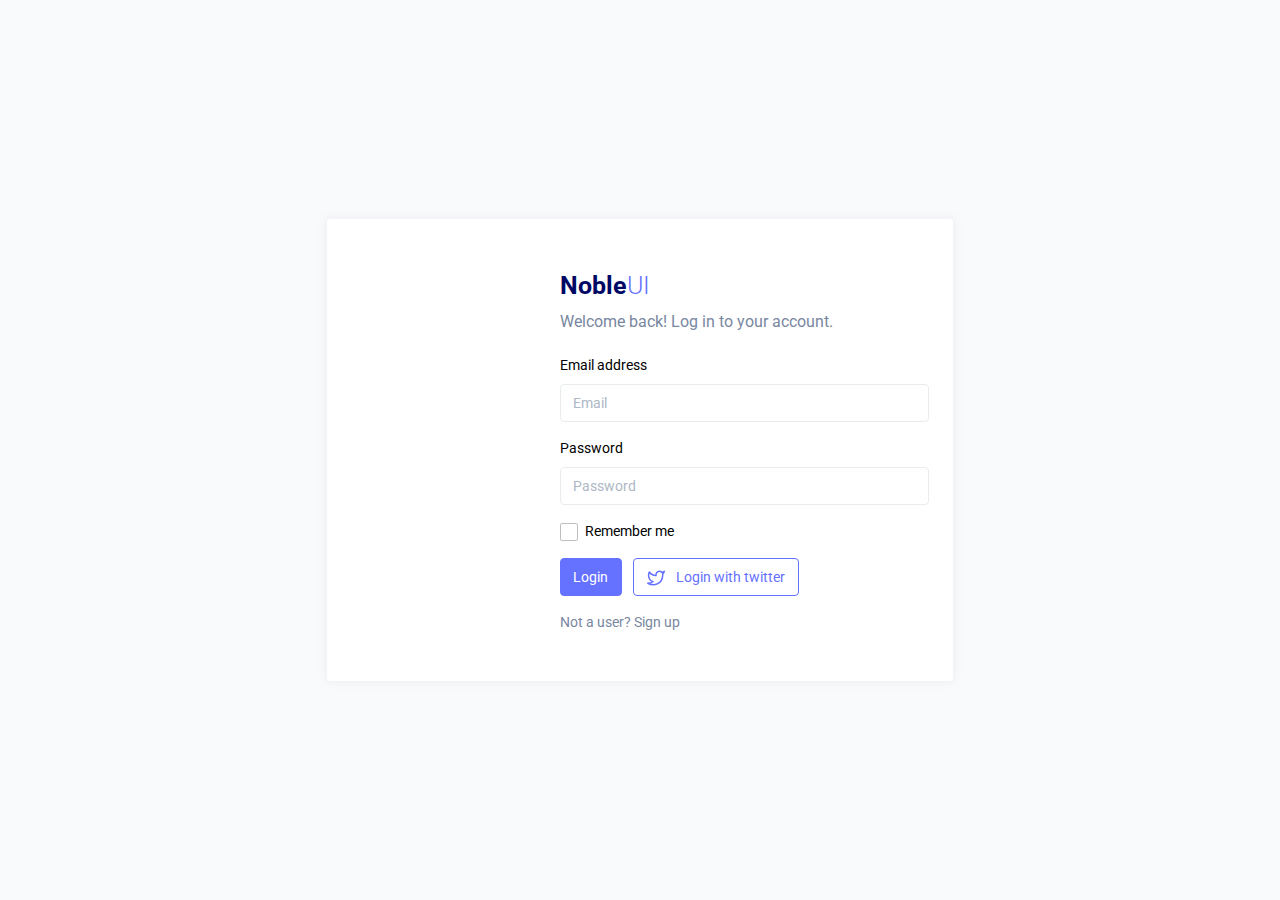
<file: demo3/pages/auth/login.html>
<!DOCTYPE html>
<!--
Template Name: NobleUI - HTML Bootstrap 5 Admin Dashboard Template
Author: NobleUI
Website: https://www.nobleui.com
Portfolio: https://themeforest.net/user/nobleui/portfolio
Contact: nobleui123@gmail.com
Purchase: https://1.envato.market/nobleui_admin
License: For each use you must have a valid license purchased only from above link in order to legally use the theme for your project.
-->
<html lang="en">
<head>
	<meta charset="UTF-8">
	<meta name="viewport" content="width=device-width, initial-scale=1.0">
	<meta http-equiv="X-UA-Compatible" content="ie=edge">
  <meta name="description" content="Responsive HTML Admin Dashboard Template based on Bootstrap 5">
	<meta name="author" content="NobleUI">
	<meta name="keywords" content="nobleui, bootstrap, bootstrap 5, bootstrap5, admin, dashboard, template, responsive, css, sass, html, theme, front-end, ui kit, web">

	<title>NobleUI - HTML Bootstrap 5 Admin Dashboard Template</title>

  <!-- Fonts -->
  <link rel="preconnect" href="https://fonts.googleapis.com">
  <link rel="preconnect" href="https://fonts.gstatic.com" crossorigin>
  <link href="https://fonts.googleapis.com/css2?family=Roboto:wght@300;400;500;700;900&display=swap" rel="stylesheet">
  <!-- End fonts -->

	<!-- core:css -->
	<link rel="stylesheet" href="../../../assets/vendors/core/core.css">
	<!-- endinject -->

	<!-- Plugin css for this page -->
	<!-- End plugin css for this page -->

	<!-- inject:css -->
	<link rel="stylesheet" href="../../../assets/fonts/feather-font/css/iconfont.css">
	<link rel="stylesheet" href="../../../assets/vendors/flag-icon-css/css/flag-icon.min.css">
	<!-- endinject -->

  <!-- Layout styles -->  
	<link rel="stylesheet" href="../../../assets/css/demo3/style.css">
  <!-- End layout styles -->

  <link rel="shortcut icon" href="../../../assets/images/favicon.png" />
</head>
<body>
	<div class="main-wrapper">
		<div class="page-wrapper full-page">
			<div class="page-content d-flex align-items-center justify-content-center">

				<div class="row w-100 mx-0 auth-page">
					<div class="col-md-8 col-xl-6 mx-auto">
						<div class="card">
							<div class="row">
                <div class="col-md-4 pe-md-0">
                  <div class="auth-side-wrapper">

                  </div>
                </div>
                <div class="col-md-8 ps-md-0">
                  <div class="auth-form-wrapper px-4 py-5">
                    <a href="#" class="noble-ui-logo d-block mb-2">Noble<span>UI</span></a>
                    <h5 class="text-muted fw-normal mb-4">Welcome back! Log in to your account.</h5>
                    <form class="forms-sample">
                      <div class="mb-3">
                        <label for="userEmail" class="form-label">Email address</label>
                        <input type="email" class="form-control" id="userEmail" placeholder="Email">
                      </div>
                      <div class="mb-3">
                        <label for="userPassword" class="form-label">Password</label>
                        <input type="password" class="form-control" id="userPassword" autocomplete="current-password" placeholder="Password">
                      </div>
                      <div class="form-check mb-3">
                        <input type="checkbox" class="form-check-input" id="authCheck">
                        <label class="form-check-label" for="authCheck">
                          Remember me
                        </label>
                      </div>
                      <div>
                        <a href="../../dashboard.html" class="btn btn-primary me-2 mb-2 mb-md-0 text-white">Login</a>
                        <button type="button" class="btn btn-outline-primary btn-icon-text mb-2 mb-md-0">
                          <i class="btn-icon-prepend" data-feather="twitter"></i>
                          Login with twitter
                        </button>
                      </div>
                      <a href="register.html" class="d-block mt-3 text-muted">Not a user? Sign up</a>
                    </form>
                  </div>
                </div>
              </div>
						</div>
					</div>
				</div>

			</div>
		</div>
	</div>

	<!-- core:js -->
	<script src="../../../assets/vendors/core/core.js"></script>
	<!-- endinject -->

	<!-- Plugin js for this page -->
	<!-- End plugin js for this page -->

	<!-- inject:js -->
	<script src="../../../assets/vendors/feather-icons/feather.min.js"></script>
	<script src="../../../assets/js/template.js"></script>
	<!-- endinject -->

	<!-- Custom js for this page -->
	<!-- End custom js for this page -->

</body>
</html>
</file>
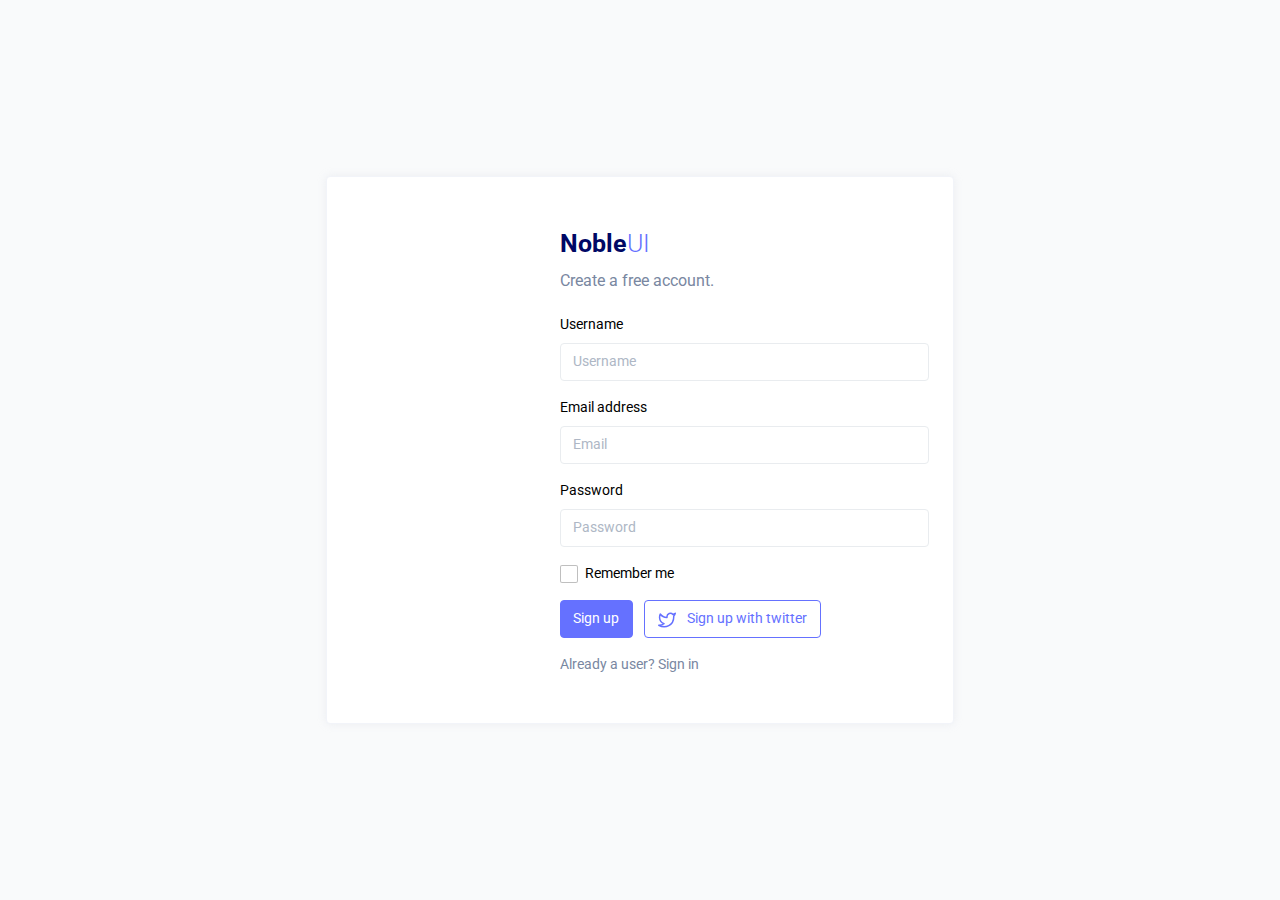
<file: demo3/pages/auth/register.html>
<!DOCTYPE html>
<!--
Template Name: NobleUI - HTML Bootstrap 5 Admin Dashboard Template
Author: NobleUI
Website: https://www.nobleui.com
Portfolio: https://themeforest.net/user/nobleui/portfolio
Contact: nobleui123@gmail.com
Purchase: https://1.envato.market/nobleui_admin
License: For each use you must have a valid license purchased only from above link in order to legally use the theme for your project.
-->
<html lang="en">
<head>
	<meta charset="UTF-8">
	<meta name="viewport" content="width=device-width, initial-scale=1.0">
	<meta http-equiv="X-UA-Compatible" content="ie=edge">
  <meta name="description" content="Responsive HTML Admin Dashboard Template based on Bootstrap 5">
	<meta name="author" content="NobleUI">
	<meta name="keywords" content="nobleui, bootstrap, bootstrap 5, bootstrap5, admin, dashboard, template, responsive, css, sass, html, theme, front-end, ui kit, web">

	<title>NobleUI - HTML Bootstrap 5 Admin Dashboard Template</title>

  <!-- Fonts -->
  <link rel="preconnect" href="https://fonts.googleapis.com">
  <link rel="preconnect" href="https://fonts.gstatic.com" crossorigin>
  <link href="https://fonts.googleapis.com/css2?family=Roboto:wght@300;400;500;700;900&display=swap" rel="stylesheet">
  <!-- End fonts -->

	<!-- core:css -->
	<link rel="stylesheet" href="../../../assets/vendors/core/core.css">
	<!-- endinject -->

	<!-- Plugin css for this page -->
	<!-- End plugin css for this page -->

	<!-- inject:css -->
	<link rel="stylesheet" href="../../../assets/fonts/feather-font/css/iconfont.css">
	<link rel="stylesheet" href="../../../assets/vendors/flag-icon-css/css/flag-icon.min.css">
	<!-- endinject -->

  <!-- Layout styles -->  
	<link rel="stylesheet" href="../../../assets/css/demo3/style.css">
  <!-- End layout styles -->

  <link rel="shortcut icon" href="../../../assets/images/favicon.png" />
</head>
<body>
	<div class="main-wrapper">
		<div class="page-wrapper full-page">
			<div class="page-content d-flex align-items-center justify-content-center">

				<div class="row w-100 mx-0 auth-page">
					<div class="col-md-8 col-xl-6 mx-auto">
						<div class="card">
							<div class="row">
                <div class="col-md-4 pe-md-0">
                  <div class="auth-side-wrapper">

                  </div>
                </div>
                <div class="col-md-8 ps-md-0">
                  <div class="auth-form-wrapper px-4 py-5">
                    <a href="#" class="noble-ui-logo d-block mb-2">Noble<span>UI</span></a>
                    <h5 class="text-muted fw-normal mb-4">Create a free account.</h5>
                    <form class="forms-sample">
                      <div class="mb-3">
                        <label for="exampleInputUsername1" class="form-label">Username</label>
                        <input type="text" class="form-control" id="exampleInputUsername1" autocomplete="Username" placeholder="Username">
                      </div>
                      <div class="mb-3">
                        <label for="userEmail" class="form-label">Email address</label>
                        <input type="email" class="form-control" id="userEmail" placeholder="Email">
                      </div>
                      <div class="mb-3">
                        <label for="userPassword" class="form-label">Password</label>
                        <input type="password" class="form-control" id="userPassword" autocomplete="current-password" placeholder="Password">
                      </div>
                      <div class="form-check mb-3">
                        <input type="checkbox" class="form-check-input" id="authCheck">
                        <label class="form-check-label" for="authCheck">
                          Remember me
                        </label>
                      </div>
                      <div>
                        <a href="../../dashboard.html" class="btn btn-primary text-white me-2 mb-2 mb-md-0">Sign up</a>
                        <button type="button" class="btn btn-outline-primary btn-icon-text mb-2 mb-md-0">
                          <i class="btn-icon-prepend" data-feather="twitter"></i>
                          Sign up with twitter
                        </button>
                      </div>
                      <a href="login.html" class="d-block mt-3 text-muted">Already a user? Sign in</a>
                    </form>
                  </div>
                </div>
              </div>
						</div>
					</div>
				</div>

			</div>
		</div>
	</div>

	<!-- core:js -->
	<script src="../../../assets/vendors/core/core.js"></script>
	<!-- endinject -->

	<!-- Plugin js for this page -->
	<!-- End plugin js for this page -->

	<!-- inject:js -->
	<script src="../../../assets/vendors/feather-icons/feather.min.js"></script>
	<script src="../../../assets/js/template.js"></script>
	<!-- endinject -->

	<!-- Custom js for this page -->
	<!-- End custom js for this page -->

</body>
</html>
</file>
<file: assets/vendors/core/core.css>
.ps{overflow:hidden!important;overflow-anchor:none;-ms-overflow-style:none;touch-action:auto;-ms-touch-action:auto}.ps__rail-x{display:none;opacity:0;transition:background-color .2s linear,opacity .2s linear;-webkit-transition:background-color .2s linear,opacity .2s linear;height:15px;bottom:0;position:absolute}.ps__rail-y{display:none;opacity:0;transition:background-color .2s linear,opacity .2s linear;-webkit-transition:background-color .2s linear,opacity .2s linear;width:15px;right:0;position:absolute}.ps--active-x>.ps__rail-x,.ps--active-y>.ps__rail-y{display:block;background-color:transparent}.ps--focus>.ps__rail-x,.ps--focus>.ps__rail-y,.ps--scrolling-x>.ps__rail-x,.ps--scrolling-y>.ps__rail-y,.ps:hover>.ps__rail-x,.ps:hover>.ps__rail-y{opacity:.6}.ps .ps__rail-x.ps--clicking,.ps .ps__rail-x:focus,.ps .ps__rail-x:hover,.ps .ps__rail-y.ps--clicking,.ps .ps__rail-y:focus,.ps .ps__rail-y:hover{background-color:#eee;opacity:.9}.ps__thumb-x{background-color:#aaa;border-radius:6px;transition:background-color .2s linear,height .2s ease-in-out;-webkit-transition:background-color .2s linear,height .2s ease-in-out;height:6px;bottom:2px;position:absolute}.ps__thumb-y{background-color:#aaa;border-radius:6px;transition:background-color .2s linear,width .2s ease-in-out;-webkit-transition:background-color .2s linear,width .2s ease-in-out;width:6px;right:2px;position:absolute}.ps__rail-x.ps--clicking .ps__thumb-x,.ps__rail-x:focus>.ps__thumb-x,.ps__rail-x:hover>.ps__thumb-x{background-color:#999;height:11px}.ps__rail-y.ps--clicking .ps__thumb-y,.ps__rail-y:focus>.ps__thumb-y,.ps__rail-y:hover>.ps__thumb-y{background-color:#999;width:11px}@supports (-ms-overflow-style:none){.ps{overflow:auto!important}}@media screen and (-ms-high-contrast:active),(-ms-high-contrast:none){.ps{overflow:auto!important}}
</file>
<file: assets/fonts/feather-font/css/iconfont.css>
@font-face {
  font-family: "feather";
  src: url('../fonts/feather.eot?t=1525787366991'); /* IE9*/
  src: url('../fonts/feather.eot?t=1525787366991#iefix') format('embedded-opentype'), /* IE6-IE8 */
  url('../fonts/feather.woff?t=1525787366991') format('woff'), /* chrome, firefox */
  url('../fonts/feather.ttf?t=1525787366991') format('truetype'), /* chrome, firefox, opera, Safari, Android, iOS 4.2+*/
  url('../fonts/feather.svg?t=1525787366991#feather') format('svg'); /* iOS 4.1- */
}

.feather {
  /* use !important to prevent issues with browser extensions that change fonts */
  font-family: 'feather' !important;
  speak: none;
  font-style: normal;
  font-weight: normal;
  font-variant: normal;
  text-transform: none;
  line-height: 1;

  /* Better Font Rendering =========== */
  -webkit-font-smoothing: antialiased;
  -moz-osx-font-smoothing: grayscale;
}

.icon-alert-octagon:before { content: "\e81b"; }

.icon-alert-circle:before { content: "\e81c"; }

.icon-activity:before { content: "\e81d"; }

.icon-alert-triangle:before { content: "\e81e"; }

.icon-align-center:before { content: "\e81f"; }

.icon-airplay:before { content: "\e820"; }

.icon-align-justify:before { content: "\e821"; }

.icon-align-left:before { content: "\e822"; }

.icon-align-right:before { content: "\e823"; }

.icon-arrow-down-left:before { content: "\e824"; }

.icon-arrow-down-right:before { content: "\e825"; }

.icon-anchor:before { content: "\e826"; }

.icon-aperture:before { content: "\e827"; }

.icon-arrow-left:before { content: "\e828"; }

.icon-arrow-right:before { content: "\e829"; }

.icon-arrow-down:before { content: "\e82a"; }

.icon-arrow-up-left:before { content: "\e82b"; }

.icon-arrow-up-right:before { content: "\e82c"; }

.icon-arrow-up:before { content: "\e82d"; }

.icon-award:before { content: "\e82e"; }

.icon-bar-chart:before { content: "\e82f"; }

.icon-at-sign:before { content: "\e830"; }

.icon-bar-chart-2:before { content: "\e831"; }

.icon-battery-charging:before { content: "\e832"; }

.icon-bell-off:before { content: "\e833"; }

.icon-battery:before { content: "\e834"; }

.icon-bluetooth:before { content: "\e835"; }

.icon-bell:before { content: "\e836"; }

.icon-book:before { content: "\e837"; }

.icon-briefcase:before { content: "\e838"; }

.icon-camera-off:before { content: "\e839"; }

.icon-calendar:before { content: "\e83a"; }

.icon-bookmark:before { content: "\e83b"; }

.icon-box:before { content: "\e83c"; }

.icon-camera:before { content: "\e83d"; }

.icon-check-circle:before { content: "\e83e"; }

.icon-check:before { content: "\e83f"; }

.icon-check-square:before { content: "\e840"; }

.icon-cast:before { content: "\e841"; }

.icon-chevron-down:before { content: "\e842"; }

.icon-chevron-left:before { content: "\e843"; }

.icon-chevron-right:before { content: "\e844"; }

.icon-chevron-up:before { content: "\e845"; }

.icon-chevrons-down:before { content: "\e846"; }

.icon-chevrons-right:before { content: "\e847"; }

.icon-chevrons-up:before { content: "\e848"; }

.icon-chevrons-left:before { content: "\e849"; }

.icon-circle:before { content: "\e84a"; }

.icon-clipboard:before { content: "\e84b"; }

.icon-chrome:before { content: "\e84c"; }

.icon-clock:before { content: "\e84d"; }

.icon-cloud-lightning:before { content: "\e84e"; }

.icon-cloud-drizzle:before { content: "\e84f"; }

.icon-cloud-rain:before { content: "\e850"; }

.icon-cloud-off:before { content: "\e851"; }

.icon-codepen:before { content: "\e852"; }

.icon-cloud-snow:before { content: "\e853"; }

.icon-compass:before { content: "\e854"; }

.icon-copy:before { content: "\e855"; }

.icon-corner-down-right:before { content: "\e856"; }

.icon-corner-down-left:before { content: "\e857"; }

.icon-corner-left-down:before { content: "\e858"; }

.icon-corner-left-up:before { content: "\e859"; }

.icon-corner-up-left:before { content: "\e85a"; }

.icon-corner-up-right:before { content: "\e85b"; }

.icon-corner-right-down:before { content: "\e85c"; }

.icon-corner-right-up:before { content: "\e85d"; }

.icon-cpu:before { content: "\e85e"; }

.icon-credit-card:before { content: "\e85f"; }

.icon-crosshair:before { content: "\e860"; }

.icon-disc:before { content: "\e861"; }

.icon-delete:before { content: "\e862"; }

.icon-download-cloud:before { content: "\e863"; }

.icon-download:before { content: "\e864"; }

.icon-droplet:before { content: "\e865"; }

.icon-edit-2:before { content: "\e866"; }

.icon-edit:before { content: "\e867"; }

.icon-edit-1:before { content: "\e868"; }

.icon-external-link:before { content: "\e869"; }

.icon-eye:before { content: "\e86a"; }

.icon-feather:before { content: "\e86b"; }

.icon-facebook:before { content: "\e86c"; }

.icon-file-minus:before { content: "\e86d"; }

.icon-eye-off:before { content: "\e86e"; }

.icon-fast-forward:before { content: "\e86f"; }

.icon-file-text:before { content: "\e870"; }

.icon-film:before { content: "\e871"; }

.icon-file:before { content: "\e872"; }

.icon-file-plus:before { content: "\e873"; }

.icon-folder:before { content: "\e874"; }

.icon-filter:before { content: "\e875"; }

.icon-flag:before { content: "\e876"; }

.icon-globe:before { content: "\e877"; }

.icon-grid:before { content: "\e878"; }

.icon-heart:before { content: "\e879"; }

.icon-home:before { content: "\e87a"; }

.icon-github:before { content: "\e87b"; }

.icon-image:before { content: "\e87c"; }

.icon-inbox:before { content: "\e87d"; }

.icon-layers:before { content: "\e87e"; }

.icon-info:before { content: "\e87f"; }

.icon-instagram:before { content: "\e880"; }

.icon-layout:before { content: "\e881"; }

.icon-link-2:before { content: "\e882"; }

.icon-life-buoy:before { content: "\e883"; }

.icon-link:before { content: "\e884"; }

.icon-log-in:before { content: "\e885"; }

.icon-list:before { content: "\e886"; }

.icon-lock:before { content: "\e887"; }

.icon-log-out:before { content: "\e888"; }

.icon-loader:before { content: "\e889"; }

.icon-mail:before { content: "\e88a"; }

.icon-maximize-2:before { content: "\e88b"; }

.icon-map:before { content: "\e88c"; }

.icon-map-pin:before { content: "\e88e"; }

.icon-menu:before { content: "\e88f"; }

.icon-message-circle:before { content: "\e890"; }

.icon-message-square:before { content: "\e891"; }

.icon-minimize-2:before { content: "\e892"; }

.icon-mic-off:before { content: "\e893"; }

.icon-minus-circle:before { content: "\e894"; }

.icon-mic:before { content: "\e895"; }

.icon-minus-square:before { content: "\e896"; }

.icon-minus:before { content: "\e897"; }

.icon-moon:before { content: "\e898"; }

.icon-monitor:before { content: "\e899"; }

.icon-more-vertical:before { content: "\e89a"; }

.icon-more-horizontal:before { content: "\e89b"; }

.icon-move:before { content: "\e89c"; }

.icon-music:before { content: "\e89d"; }

.icon-navigation-2:before { content: "\e89e"; }

.icon-navigation:before { content: "\e89f"; }

.icon-octagon:before { content: "\e8a0"; }

.icon-package:before { content: "\e8a1"; }

.icon-pause-circle:before { content: "\e8a2"; }

.icon-pause:before { content: "\e8a3"; }

.icon-percent:before { content: "\e8a4"; }

.icon-phone-call:before { content: "\e8a5"; }

.icon-phone-forwarded:before { content: "\e8a6"; }

.icon-phone-missed:before { content: "\e8a7"; }

.icon-phone-off:before { content: "\e8a8"; }

.icon-phone-incoming:before { content: "\e8a9"; }

.icon-phone:before { content: "\e8aa"; }

.icon-phone-outgoing:before { content: "\e8ab"; }

.icon-pie-chart:before { content: "\e8ac"; }

.icon-play-circle:before { content: "\e8ad"; }

.icon-play:before { content: "\e8ae"; }

.icon-plus-square:before { content: "\e8af"; }

.icon-plus-circle:before { content: "\e8b0"; }

.icon-plus:before { content: "\e8b1"; }

.icon-pocket:before { content: "\e8b2"; }

.icon-printer:before { content: "\e8b3"; }

.icon-power:before { content: "\e8b4"; }

.icon-radio:before { content: "\e8b5"; }

.icon-repeat:before { content: "\e8b6"; }

.icon-refresh-ccw:before { content: "\e8b7"; }

.icon-rewind:before { content: "\e8b8"; }

.icon-rotate-ccw:before { content: "\e8b9"; }

.icon-refresh-cw:before { content: "\e8ba"; }

.icon-rotate-cw:before { content: "\e8bb"; }

.icon-save:before { content: "\e8bc"; }

.icon-search:before { content: "\e8bd"; }

.icon-server:before { content: "\e8be"; }

.icon-scissors:before { content: "\e8bf"; }

.icon-share-2:before { content: "\e8c0"; }

.icon-share:before { content: "\e8c1"; }

.icon-shield:before { content: "\e8c2"; }

.icon-settings:before { content: "\e8c3"; }

.icon-skip-back:before { content: "\e8c4"; }

.icon-shuffle:before { content: "\e8c5"; }

.icon-sidebar:before { content: "\e8c6"; }

.icon-skip-forward:before { content: "\e8c7"; }

.icon-slack:before { content: "\e8c8"; }

.icon-slash:before { content: "\e8c9"; }

.icon-smartphone:before { content: "\e8ca"; }

.icon-square:before { content: "\e8cb"; }

.icon-speaker:before { content: "\e8cc"; }

.icon-star:before { content: "\e8cd"; }

.icon-stop-circle:before { content: "\e8ce"; }

.icon-sun:before { content: "\e8cf"; }

.icon-sunrise:before { content: "\e8d0"; }

.icon-tablet:before { content: "\e8d1"; }

.icon-tag:before { content: "\e8d2"; }

.icon-sunset:before { content: "\e8d3"; }

.icon-target:before { content: "\e8d4"; }

.icon-thermometer:before { content: "\e8d5"; }

.icon-thumbs-up:before { content: "\e8d6"; }

.icon-thumbs-down:before { content: "\e8d7"; }

.icon-toggle-left:before { content: "\e8d8"; }

.icon-toggle-right:before { content: "\e8d9"; }

.icon-trash-2:before { content: "\e8da"; }

.icon-trash:before { content: "\e8db"; }

.icon-trending-up:before { content: "\e8dc"; }

.icon-trending-down:before { content: "\e8dd"; }

.icon-triangle:before { content: "\e8de"; }

.icon-type:before { content: "\e8df"; }

.icon-twitter:before { content: "\e8e0"; }

.icon-upload:before { content: "\e8e1"; }

.icon-umbrella:before { content: "\e8e2"; }

.icon-upload-cloud:before { content: "\e8e3"; }

.icon-unlock:before { content: "\e8e4"; }

.icon-user-check:before { content: "\e8e5"; }

.icon-user-minus:before { content: "\e8e6"; }

.icon-user-plus:before { content: "\e8e7"; }

.icon-user-x:before { content: "\e8e8"; }

.icon-user:before { content: "\e8e9"; }

.icon-users:before { content: "\e8ea"; }

.icon-video-off:before { content: "\e8eb"; }

.icon-video:before { content: "\e8ec"; }

.icon-voicemail:before { content: "\e8ed"; }

.icon-volume-x:before { content: "\e8ee"; }

.icon-volume-2:before { content: "\e8ef"; }

.icon-volume-1:before { content: "\e8f0"; }

.icon-volume:before { content: "\e8f1"; }

.icon-watch:before { content: "\e8f2"; }

.icon-wifi:before { content: "\e8f3"; }

.icon-x-square:before { content: "\e8f4"; }

.icon-wind:before { content: "\e8f5"; }

.icon-x:before { content: "\e8f6"; }

.icon-x-circle:before { content: "\e8f7"; }

.icon-zap:before { content: "\e8f8"; }

.icon-zoom-in:before { content: "\e8f9"; }

.icon-zoom-out:before { content: "\e8fa"; }

.icon-command:before { content: "\e8fb"; }

.icon-cloud:before { content: "\e8fc"; }

.icon-hash:before { content: "\e8fd"; }

.icon-headphones:before { content: "\e8fe"; }

.icon-underline:before { content: "\e8ff"; }

.icon-italic:before { content: "\e900"; }

.icon-bold:before { content: "\e901"; }

.icon-crop:before { content: "\e902"; }

.icon-help-circle:before { content: "\e903"; }

.icon-paperclip:before { content: "\e904"; }

.icon-shopping-cart:before { content: "\e905"; }

.icon-tv:before { content: "\e906"; }

.icon-wifi-off:before { content: "\e907"; }

.icon-minimize:before { content: "\e88d"; }

.icon-maximize:before { content: "\e908"; }

.icon-gitlab:before { content: "\e909"; }

.icon-sliders:before { content: "\e90a"; }

.icon-star-on:before { content: "\e90b"; }

.icon-heart-on:before { content: "\e90c"; }

.icon-archive:before { content: "\e90d"; }

.icon-arrow-down-circle:before { content: "\e90e"; }

.icon-arrow-up-circle:before { content: "\e90f"; }

.icon-arrow-left-circle:before { content: "\e910"; }

.icon-arrow-right-circle:before { content: "\e911"; }

.icon-bar-chart-line-:before { content: "\e912"; }

.icon-bar-chart-line:before { content: "\e913"; }

.icon-book-open:before { content: "\e914"; }

.icon-code:before { content: "\e915"; }

.icon-database:before { content: "\e916"; }

.icon-dollar-sign:before { content: "\e917"; }

.icon-folder-plus:before { content: "\e918"; }

.icon-gift:before { content: "\e919"; }

.icon-folder-minus:before { content: "\e91a"; }

.icon-git-commit:before { content: "\e91b"; }

.icon-git-branch:before { content: "\e91c"; }

.icon-git-pull-request:before { content: "\e91d"; }

.icon-git-merge:before { content: "\e91e"; }

.icon-linkedin:before { content: "\e91f"; }

.icon-hard-drive:before { content: "\e920"; }

.icon-more-vertical-:before { content: "\e921"; }

.icon-more-horizontal-:before { content: "\e922"; }

.icon-rss:before { content: "\e923"; }

.icon-send:before { content: "\e924"; }

.icon-shield-off:before { content: "\e925"; }

.icon-shopping-bag:before { content: "\e926"; }

.icon-terminal:before { content: "\e927"; }

.icon-truck:before { content: "\e928"; }

.icon-zap-off:before { content: "\e929"; }

.icon-youtube:before { content: "\e92a"; }
</file>
<file: assets/fonts/feather-font/examples/index.css>
* {
  margin: 0;
  padding: 0;
  list-style: none;
}

body, h1, h2, h3, h4, h5, h6, hr, p, blockquote,
dl, dt, dd, ul, ol, li, pre,
form, fieldset, legend, button, input, textarea,
th, td {
  margin: 0;
  padding: 0;
}

body,
button, input, select, textarea {
  font: 12px/1.5 tahoma, arial, \5b8b\4f53, sans-serif;
}
h1, h2, h3, h4, h5, h6 { 
  font-size: 100%;
}
address, cite, dfn, em, var {
  font-style: normal;
}
code, kbd, pre, samp {
  font-family: courier new, courier, monospace;
}
small {
  font-size: 12px;
}

ul, ol {
  list-style: none;
}

a { 
  text-decoration: none;
}
a:hover {
  text-decoration: underline;
}

legend {
  color: #000;
}
fieldset, img {
  border: 0;
}
button, input, select, textarea {
  font-size: 100%;
}

table {
  border-collapse: collapse; border-spacing: 0;
}

.ks-clear:after, .clear:after {
  content: '\20';
  display: block;
  height: 0;
  clear: both;
}
.ks-clear, .clear {
  *zoom: 1;
}

.main {
  padding: 30px 100px;
  width: 1000px;
  margin: 0 auto;
}
.main h1 {
  font-size: 36px;
  color: #333;
  text-align: left;
  margin-bottom: 30px;
  /* border-bottom: 1px solid #eee; */
}

.helps {
  margin-top:40px;
}
.helps pre {
  padding: 20px;
  margin: 10px 0;
  border: solid 1px #e7e1cd;
  background-color: #fffdef;
  overflow: auto;
}

.icon_lists {
  width: 100% !important;
}

.icon_lists li {
  float: left;
  width: 100px;
  height: 180px;
  text-align: center;
  list-style: none !important;
}
.icon_lists .icon {
  font-size: 42px;
  line-height: 100px;
  margin: 10px 0;
  color: #333;
  -webkit-transition: font-size 0.25s ease-out 0s;
  -moz-transition: font-size 0.25s ease-out 0s;
  transition: font-size 0.25s ease-out 0s;
}
.icon_lists .icon:hover {
  font-size: 100px;
}

.markdown {
  color: #666;
  font-size: 14px;
  line-height: 1.8;
}

.highlight {
  line-height: 1.5;
}

.markdown img {
  vertical-align: middle;
  max-width: 100%;
}

.markdown h1 {
  color: #404040;
  font-weight: 500;
  line-height: 40px;
  margin-bottom: 24px;
}

.markdown h2,
.markdown h3,
.markdown h4,
.markdown h5,
.markdown h6 {
  color: #404040;
  margin: 1.6em 0 0.6em 0;
  font-weight: 500;
  clear: both;
}

.markdown h1 {
  font-size: 28px;
}

.markdown h2 {
  font-size: 22px;
}

.markdown h3 {
  font-size: 16px;
}

.markdown h4 {
  font-size: 14px;
}

.markdown h5 {
  font-size: 12px;
}

.markdown h6 {
  font-size: 12px;
}

.markdown hr {
  height: 1px;
  border: 0;
  background: #e9e9e9;
  margin: 16px 0;
  clear: both;
}

.markdown p,
.markdown pre {
  margin: 1em 0;
}

.markdown > p,
.markdown > blockquote,
.markdown > .highlight,
.markdown > ol,
.markdown > ul {
  width: 80%;
}

.markdown ul > li {
  list-style: circle;
}

.markdown > ul li,
.markdown blockquote ul > li {
  margin-left: 20px;
  padding-left: 4px;
}

.markdown > ul li p,
.markdown > ol li p {
  margin: 0.6em 0;
}

.markdown ol > li {
  list-style: decimal;
}

.markdown > ol li,
.markdown blockquote ol > li {
  margin-left: 20px;
  padding-left: 4px;
}

.markdown code {
  margin: 0 3px;
  padding: 0 5px;
  background: #eee;
  border-radius: 3px;
}

.markdown pre {
  border-radius: 6px;
  background: #f7f7f7;
  padding: 20px;
}

.markdown pre code {
  border: none;
  background: #f7f7f7;
  margin: 0;
}

.markdown strong,
.markdown b {
  font-weight: 600;
}

.markdown > table {
  border-collapse: collapse;
  border-spacing: 0px;
  empty-cells: show;
  border: 1px solid #e9e9e9;
  width: 95%;
  margin-bottom: 24px;
}

.markdown > table th {
  white-space: nowrap;
  color: #333;
  font-weight: 600;

}

.markdown > table th,
.markdown > table td {
  border: 1px solid #e9e9e9;
  padding: 8px 16px;
  text-align: left;
}

.markdown > table th {
  background: #F7F7F7;
}

.markdown blockquote {
  font-size: 90%;
  color: #999;
  border-left: 4px solid #e9e9e9;
  padding-left: 0.8em;
  margin: 1em 0;
  font-style: italic;
}

.markdown blockquote p {
  margin: 0;
}

.markdown .anchor {
  opacity: 0;
  transition: opacity 0.3s ease;
  margin-left: 8px;
}

.markdown .waiting {
  color: #ccc;
}

.markdown h1:hover .anchor,
.markdown h2:hover .anchor,
.markdown h3:hover .anchor,
.markdown h4:hover .anchor,
.markdown h5:hover .anchor,
.markdown h6:hover .anchor {
  opacity: 1;
  display: inline-block;
}

.markdown > br,
.markdown > p > br {
  clear: both;
}


.hljs {
  display: block;
  background: white;
  padding: 0.5em;
  color: #333333;
  overflow-x: auto;
}

.hljs-comment,
.hljs-meta {
  color: #969896;
}

.hljs-string,
.hljs-variable,
.hljs-template-variable,
.hljs-strong,
.hljs-emphasis,
.hljs-quote {
  color: #df5000;
}

.hljs-keyword,
.hljs-selector-tag,
.hljs-type {
  color: #a71d5d;
}

.hljs-literal,
.hljs-symbol,
.hljs-bullet,
.hljs-attribute {
  color: #0086b3;
}

.hljs-section,
.hljs-name {
  color: #63a35c;
}

.hljs-tag {
  color: #333333;
}

.hljs-title,
.hljs-attr,
.hljs-selector-id,
.hljs-selector-class,
.hljs-selector-attr,
.hljs-selector-pseudo {
  color: #795da3;
}

.hljs-addition {
  color: #55a532;
  background-color: #eaffea;
}

.hljs-deletion {
  color: #bd2c00;
  background-color: #ffecec;
}

.hljs-link {
  text-decoration: underline;
}

pre {
  background: #fff;
}
</file>
<file: assets/vendors/flag-icon-css/css/flag-icon.min.css>
.flag-icon-background{background-size:contain;background-position:50%;background-repeat:no-repeat}.flag-icon{background-size:contain;background-position:50%;background-repeat:no-repeat;position:relative;display:inline-block;width:1.33333333em;line-height:1em}.flag-icon:before{content:'\00a0'}.flag-icon.flag-icon-squared{width:1em}.flag-icon-ad{background-image:url(../flags/4x3/ad.svg)}.flag-icon-ad.flag-icon-squared{background-image:url(../flags/1x1/ad.svg)}.flag-icon-ae{background-image:url(../flags/4x3/ae.svg)}.flag-icon-ae.flag-icon-squared{background-image:url(../flags/1x1/ae.svg)}.flag-icon-af{background-image:url(../flags/4x3/af.svg)}.flag-icon-af.flag-icon-squared{background-image:url(../flags/1x1/af.svg)}.flag-icon-ag{background-image:url(../flags/4x3/ag.svg)}.flag-icon-ag.flag-icon-squared{background-image:url(../flags/1x1/ag.svg)}.flag-icon-ai{background-image:url(../flags/4x3/ai.svg)}.flag-icon-ai.flag-icon-squared{background-image:url(../flags/1x1/ai.svg)}.flag-icon-al{background-image:url(../flags/4x3/al.svg)}.flag-icon-al.flag-icon-squared{background-image:url(../flags/1x1/al.svg)}.flag-icon-am{background-image:url(../flags/4x3/am.svg)}.flag-icon-am.flag-icon-squared{background-image:url(../flags/1x1/am.svg)}.flag-icon-ao{background-image:url(../flags/4x3/ao.svg)}.flag-icon-ao.flag-icon-squared{background-image:url(../flags/1x1/ao.svg)}.flag-icon-aq{background-image:url(../flags/4x3/aq.svg)}.flag-icon-aq.flag-icon-squared{background-image:url(../flags/1x1/aq.svg)}.flag-icon-ar{background-image:url(../flags/4x3/ar.svg)}.flag-icon-ar.flag-icon-squared{background-image:url(../flags/1x1/ar.svg)}.flag-icon-as{background-image:url(../flags/4x3/as.svg)}.flag-icon-as.flag-icon-squared{background-image:url(../flags/1x1/as.svg)}.flag-icon-at{background-image:url(../flags/4x3/at.svg)}.flag-icon-at.flag-icon-squared{background-image:url(../flags/1x1/at.svg)}.flag-icon-au{background-image:url(../flags/4x3/au.svg)}.flag-icon-au.flag-icon-squared{background-image:url(../flags/1x1/au.svg)}.flag-icon-aw{background-image:url(../flags/4x3/aw.svg)}.flag-icon-aw.flag-icon-squared{background-image:url(../flags/1x1/aw.svg)}.flag-icon-ax{background-image:url(../flags/4x3/ax.svg)}.flag-icon-ax.flag-icon-squared{background-image:url(../flags/1x1/ax.svg)}.flag-icon-az{background-image:url(../flags/4x3/az.svg)}.flag-icon-az.flag-icon-squared{background-image:url(../flags/1x1/az.svg)}.flag-icon-ba{background-image:url(../flags/4x3/ba.svg)}.flag-icon-ba.flag-icon-squared{background-image:url(../flags/1x1/ba.svg)}.flag-icon-bb{background-image:url(../flags/4x3/bb.svg)}.flag-icon-bb.flag-icon-squared{background-image:url(../flags/1x1/bb.svg)}.flag-icon-bd{background-image:url(../flags/4x3/bd.svg)}.flag-icon-bd.flag-icon-squared{background-image:url(../flags/1x1/bd.svg)}.flag-icon-be{background-image:url(../flags/4x3/be.svg)}.flag-icon-be.flag-icon-squared{background-image:url(../flags/1x1/be.svg)}.flag-icon-bf{background-image:url(../flags/4x3/bf.svg)}.flag-icon-bf.flag-icon-squared{background-image:url(../flags/1x1/bf.svg)}.flag-icon-bg{background-image:url(../flags/4x3/bg.svg)}.flag-icon-bg.flag-icon-squared{background-image:url(../flags/1x1/bg.svg)}.flag-icon-bh{background-image:url(../flags/4x3/bh.svg)}.flag-icon-bh.flag-icon-squared{background-image:url(../flags/1x1/bh.svg)}.flag-icon-bi{background-image:url(../flags/4x3/bi.svg)}.flag-icon-bi.flag-icon-squared{background-image:url(../flags/1x1/bi.svg)}.flag-icon-bj{background-image:url(../flags/4x3/bj.svg)}.flag-icon-bj.flag-icon-squared{background-image:url(../flags/1x1/bj.svg)}.flag-icon-bl{background-image:url(../flags/4x3/bl.svg)}.flag-icon-bl.flag-icon-squared{background-image:url(../flags/1x1/bl.svg)}.flag-icon-bm{background-image:url(../flags/4x3/bm.svg)}.flag-icon-bm.flag-icon-squared{background-image:url(../flags/1x1/bm.svg)}.flag-icon-bn{background-image:url(../flags/4x3/bn.svg)}.flag-icon-bn.flag-icon-squared{background-image:url(../flags/1x1/bn.svg)}.flag-icon-bo{background-image:url(../flags/4x3/bo.svg)}.flag-icon-bo.flag-icon-squared{background-image:url(../flags/1x1/bo.svg)}.flag-icon-bq{background-image:url(../flags/4x3/bq.svg)}.flag-icon-bq.flag-icon-squared{background-image:url(../flags/1x1/bq.svg)}.flag-icon-br{background-image:url(../flags/4x3/br.svg)}.flag-icon-br.flag-icon-squared{background-image:url(../flags/1x1/br.svg)}.flag-icon-bs{background-image:url(../flags/4x3/bs.svg)}.flag-icon-bs.flag-icon-squared{background-image:url(../flags/1x1/bs.svg)}.flag-icon-bt{background-image:url(../flags/4x3/bt.svg)}.flag-icon-bt.flag-icon-squared{background-image:url(../flags/1x1/bt.svg)}.flag-icon-bv{background-image:url(../flags/4x3/bv.svg)}.flag-icon-bv.flag-icon-squared{background-image:url(../flags/1x1/bv.svg)}.flag-icon-bw{background-image:url(../flags/4x3/bw.svg)}.flag-icon-bw.flag-icon-squared{background-image:url(../flags/1x1/bw.svg)}.flag-icon-by{background-image:url(../flags/4x3/by.svg)}.flag-icon-by.flag-icon-squared{background-image:url(../flags/1x1/by.svg)}.flag-icon-bz{background-image:url(../flags/4x3/bz.svg)}.flag-icon-bz.flag-icon-squared{background-image:url(../flags/1x1/bz.svg)}.flag-icon-ca{background-image:url(../flags/4x3/ca.svg)}.flag-icon-ca.flag-icon-squared{background-image:url(../flags/1x1/ca.svg)}.flag-icon-cc{background-image:url(../flags/4x3/cc.svg)}.flag-icon-cc.flag-icon-squared{background-image:url(../flags/1x1/cc.svg)}.flag-icon-cd{background-image:url(../flags/4x3/cd.svg)}.flag-icon-cd.flag-icon-squared{background-image:url(../flags/1x1/cd.svg)}.flag-icon-cf{background-image:url(../flags/4x3/cf.svg)}.flag-icon-cf.flag-icon-squared{background-image:url(../flags/1x1/cf.svg)}.flag-icon-cg{background-image:url(../flags/4x3/cg.svg)}.flag-icon-cg.flag-icon-squared{background-image:url(../flags/1x1/cg.svg)}.flag-icon-ch{background-image:url(../flags/4x3/ch.svg)}.flag-icon-ch.flag-icon-squared{background-image:url(../flags/1x1/ch.svg)}.flag-icon-ci{background-image:url(../flags/4x3/ci.svg)}.flag-icon-ci.flag-icon-squared{background-image:url(../flags/1x1/ci.svg)}.flag-icon-ck{background-image:url(../flags/4x3/ck.svg)}.flag-icon-ck.flag-icon-squared{background-image:url(../flags/1x1/ck.svg)}.flag-icon-cl{background-image:url(../flags/4x3/cl.svg)}.flag-icon-cl.flag-icon-squared{background-image:url(../flags/1x1/cl.svg)}.flag-icon-cm{background-image:url(../flags/4x3/cm.svg)}.flag-icon-cm.flag-icon-squared{background-image:url(../flags/1x1/cm.svg)}.flag-icon-cn{background-image:url(../flags/4x3/cn.svg)}.flag-icon-cn.flag-icon-squared{background-image:url(../flags/1x1/cn.svg)}.flag-icon-co{background-image:url(../flags/4x3/co.svg)}.flag-icon-co.flag-icon-squared{background-image:url(../flags/1x1/co.svg)}.flag-icon-cr{background-image:url(../flags/4x3/cr.svg)}.flag-icon-cr.flag-icon-squared{background-image:url(../flags/1x1/cr.svg)}.flag-icon-cu{background-image:url(../flags/4x3/cu.svg)}.flag-icon-cu.flag-icon-squared{background-image:url(../flags/1x1/cu.svg)}.flag-icon-cv{background-image:url(../flags/4x3/cv.svg)}.flag-icon-cv.flag-icon-squared{background-image:url(../flags/1x1/cv.svg)}.flag-icon-cw{background-image:url(../flags/4x3/cw.svg)}.flag-icon-cw.flag-icon-squared{background-image:url(../flags/1x1/cw.svg)}.flag-icon-cx{background-image:url(../flags/4x3/cx.svg)}.flag-icon-cx.flag-icon-squared{background-image:url(../flags/1x1/cx.svg)}.flag-icon-cy{background-image:url(../flags/4x3/cy.svg)}.flag-icon-cy.flag-icon-squared{background-image:url(../flags/1x1/cy.svg)}.flag-icon-cz{background-image:url(../flags/4x3/cz.svg)}.flag-icon-cz.flag-icon-squared{background-image:url(../flags/1x1/cz.svg)}.flag-icon-de{background-image:url(../flags/4x3/de.svg)}.flag-icon-de.flag-icon-squared{background-image:url(../flags/1x1/de.svg)}.flag-icon-dj{background-image:url(../flags/4x3/dj.svg)}.flag-icon-dj.flag-icon-squared{background-image:url(../flags/1x1/dj.svg)}.flag-icon-dk{background-image:url(../flags/4x3/dk.svg)}.flag-icon-dk.flag-icon-squared{background-image:url(../flags/1x1/dk.svg)}.flag-icon-dm{background-image:url(../flags/4x3/dm.svg)}.flag-icon-dm.flag-icon-squared{background-image:url(../flags/1x1/dm.svg)}.flag-icon-do{background-image:url(../flags/4x3/do.svg)}.flag-icon-do.flag-icon-squared{background-image:url(../flags/1x1/do.svg)}.flag-icon-dz{background-image:url(../flags/4x3/dz.svg)}.flag-icon-dz.flag-icon-squared{background-image:url(../flags/1x1/dz.svg)}.flag-icon-ec{background-image:url(../flags/4x3/ec.svg)}.flag-icon-ec.flag-icon-squared{background-image:url(../flags/1x1/ec.svg)}.flag-icon-ee{background-image:url(../flags/4x3/ee.svg)}.flag-icon-ee.flag-icon-squared{background-image:url(../flags/1x1/ee.svg)}.flag-icon-eg{background-image:url(../flags/4x3/eg.svg)}.flag-icon-eg.flag-icon-squared{background-image:url(../flags/1x1/eg.svg)}.flag-icon-eh{background-image:url(../flags/4x3/eh.svg)}.flag-icon-eh.flag-icon-squared{background-image:url(../flags/1x1/eh.svg)}.flag-icon-er{background-image:url(../flags/4x3/er.svg)}.flag-icon-er.flag-icon-squared{background-image:url(../flags/1x1/er.svg)}.flag-icon-es{background-image:url(../flags/4x3/es.svg)}.flag-icon-es.flag-icon-squared{background-image:url(../flags/1x1/es.svg)}.flag-icon-et{background-image:url(../flags/4x3/et.svg)}.flag-icon-et.flag-icon-squared{background-image:url(../flags/1x1/et.svg)}.flag-icon-fi{background-image:url(../flags/4x3/fi.svg)}.flag-icon-fi.flag-icon-squared{background-image:url(../flags/1x1/fi.svg)}.flag-icon-fj{background-image:url(../flags/4x3/fj.svg)}.flag-icon-fj.flag-icon-squared{background-image:url(../flags/1x1/fj.svg)}.flag-icon-fk{background-image:url(../flags/4x3/fk.svg)}.flag-icon-fk.flag-icon-squared{background-image:url(../flags/1x1/fk.svg)}.flag-icon-fm{background-image:url(../flags/4x3/fm.svg)}.flag-icon-fm.flag-icon-squared{background-image:url(../flags/1x1/fm.svg)}.flag-icon-fo{background-image:url(../flags/4x3/fo.svg)}.flag-icon-fo.flag-icon-squared{background-image:url(../flags/1x1/fo.svg)}.flag-icon-fr{background-image:url(../flags/4x3/fr.svg)}.flag-icon-fr.flag-icon-squared{background-image:url(../flags/1x1/fr.svg)}.flag-icon-ga{background-image:url(../flags/4x3/ga.svg)}.flag-icon-ga.flag-icon-squared{background-image:url(../flags/1x1/ga.svg)}.flag-icon-gb{background-image:url(../flags/4x3/gb.svg)}.flag-icon-gb.flag-icon-squared{background-image:url(../flags/1x1/gb.svg)}.flag-icon-gd{background-image:url(../flags/4x3/gd.svg)}.flag-icon-gd.flag-icon-squared{background-image:url(../flags/1x1/gd.svg)}.flag-icon-ge{background-image:url(../flags/4x3/ge.svg)}.flag-icon-ge.flag-icon-squared{background-image:url(../flags/1x1/ge.svg)}.flag-icon-gf{background-image:url(../flags/4x3/gf.svg)}.flag-icon-gf.flag-icon-squared{background-image:url(../flags/1x1/gf.svg)}.flag-icon-gg{background-image:url(../flags/4x3/gg.svg)}.flag-icon-gg.flag-icon-squared{background-image:url(../flags/1x1/gg.svg)}.flag-icon-gh{background-image:url(../flags/4x3/gh.svg)}.flag-icon-gh.flag-icon-squared{background-image:url(../flags/1x1/gh.svg)}.flag-icon-gi{background-image:url(../flags/4x3/gi.svg)}.flag-icon-gi.flag-icon-squared{background-image:url(../flags/1x1/gi.svg)}.flag-icon-gl{background-image:url(../flags/4x3/gl.svg)}.flag-icon-gl.flag-icon-squared{background-image:url(../flags/1x1/gl.svg)}.flag-icon-gm{background-image:url(../flags/4x3/gm.svg)}.flag-icon-gm.flag-icon-squared{background-image:url(../flags/1x1/gm.svg)}.flag-icon-gn{background-image:url(../flags/4x3/gn.svg)}.flag-icon-gn.flag-icon-squared{background-image:url(../flags/1x1/gn.svg)}.flag-icon-gp{background-image:url(../flags/4x3/gp.svg)}.flag-icon-gp.flag-icon-squared{background-image:url(../flags/1x1/gp.svg)}.flag-icon-gq{background-image:url(../flags/4x3/gq.svg)}.flag-icon-gq.flag-icon-squared{background-image:url(../flags/1x1/gq.svg)}.flag-icon-gr{background-image:url(../flags/4x3/gr.svg)}.flag-icon-gr.flag-icon-squared{background-image:url(../flags/1x1/gr.svg)}.flag-icon-gs{background-image:url(../flags/4x3/gs.svg)}.flag-icon-gs.flag-icon-squared{background-image:url(../flags/1x1/gs.svg)}.flag-icon-gt{background-image:url(../flags/4x3/gt.svg)}.flag-icon-gt.flag-icon-squared{background-image:url(../flags/1x1/gt.svg)}.flag-icon-gu{background-image:url(../flags/4x3/gu.svg)}.flag-icon-gu.flag-icon-squared{background-image:url(../flags/1x1/gu.svg)}.flag-icon-gw{background-image:url(../flags/4x3/gw.svg)}.flag-icon-gw.flag-icon-squared{background-image:url(../flags/1x1/gw.svg)}.flag-icon-gy{background-image:url(../flags/4x3/gy.svg)}.flag-icon-gy.flag-icon-squared{background-image:url(../flags/1x1/gy.svg)}.flag-icon-hk{background-image:url(../flags/4x3/hk.svg)}.flag-icon-hk.flag-icon-squared{background-image:url(../flags/1x1/hk.svg)}.flag-icon-hm{background-image:url(../flags/4x3/hm.svg)}.flag-icon-hm.flag-icon-squared{background-image:url(../flags/1x1/hm.svg)}.flag-icon-hn{background-image:url(../flags/4x3/hn.svg)}.flag-icon-hn.flag-icon-squared{background-image:url(../flags/1x1/hn.svg)}.flag-icon-hr{background-image:url(../flags/4x3/hr.svg)}.flag-icon-hr.flag-icon-squared{background-image:url(../flags/1x1/hr.svg)}.flag-icon-ht{background-image:url(../flags/4x3/ht.svg)}.flag-icon-ht.flag-icon-squared{background-image:url(../flags/1x1/ht.svg)}.flag-icon-hu{background-image:url(../flags/4x3/hu.svg)}.flag-icon-hu.flag-icon-squared{background-image:url(../flags/1x1/hu.svg)}.flag-icon-id{background-image:url(../flags/4x3/id.svg)}.flag-icon-id.flag-icon-squared{background-image:url(../flags/1x1/id.svg)}.flag-icon-ie{background-image:url(../flags/4x3/ie.svg)}.flag-icon-ie.flag-icon-squared{background-image:url(../flags/1x1/ie.svg)}.flag-icon-il{background-image:url(../flags/4x3/il.svg)}.flag-icon-il.flag-icon-squared{background-image:url(../flags/1x1/il.svg)}.flag-icon-im{background-image:url(../flags/4x3/im.svg)}.flag-icon-im.flag-icon-squared{background-image:url(../flags/1x1/im.svg)}.flag-icon-in{background-image:url(../flags/4x3/in.svg)}.flag-icon-in.flag-icon-squared{background-image:url(../flags/1x1/in.svg)}.flag-icon-io{background-image:url(../flags/4x3/io.svg)}.flag-icon-io.flag-icon-squared{background-image:url(../flags/1x1/io.svg)}.flag-icon-iq{background-image:url(../flags/4x3/iq.svg)}.flag-icon-iq.flag-icon-squared{background-image:url(../flags/1x1/iq.svg)}.flag-icon-ir{background-image:url(../flags/4x3/ir.svg)}.flag-icon-ir.flag-icon-squared{background-image:url(../flags/1x1/ir.svg)}.flag-icon-is{background-image:url(../flags/4x3/is.svg)}.flag-icon-is.flag-icon-squared{background-image:url(../flags/1x1/is.svg)}.flag-icon-it{background-image:url(../flags/4x3/it.svg)}.flag-icon-it.flag-icon-squared{background-image:url(../flags/1x1/it.svg)}.flag-icon-je{background-image:url(../flags/4x3/je.svg)}.flag-icon-je.flag-icon-squared{background-image:url(../flags/1x1/je.svg)}.flag-icon-jm{background-image:url(../flags/4x3/jm.svg)}.flag-icon-jm.flag-icon-squared{background-image:url(../flags/1x1/jm.svg)}.flag-icon-jo{background-image:url(../flags/4x3/jo.svg)}.flag-icon-jo.flag-icon-squared{background-image:url(../flags/1x1/jo.svg)}.flag-icon-jp{background-image:url(../flags/4x3/jp.svg)}.flag-icon-jp.flag-icon-squared{background-image:url(../flags/1x1/jp.svg)}.flag-icon-ke{background-image:url(../flags/4x3/ke.svg)}.flag-icon-ke.flag-icon-squared{background-image:url(../flags/1x1/ke.svg)}.flag-icon-kg{background-image:url(../flags/4x3/kg.svg)}.flag-icon-kg.flag-icon-squared{background-image:url(../flags/1x1/kg.svg)}.flag-icon-kh{background-image:url(../flags/4x3/kh.svg)}.flag-icon-kh.flag-icon-squared{background-image:url(../flags/1x1/kh.svg)}.flag-icon-ki{background-image:url(../flags/4x3/ki.svg)}.flag-icon-ki.flag-icon-squared{background-image:url(../flags/1x1/ki.svg)}.flag-icon-km{background-image:url(../flags/4x3/km.svg)}.flag-icon-km.flag-icon-squared{background-image:url(../flags/1x1/km.svg)}.flag-icon-kn{background-image:url(../flags/4x3/kn.svg)}.flag-icon-kn.flag-icon-squared{background-image:url(../flags/1x1/kn.svg)}.flag-icon-kp{background-image:url(../flags/4x3/kp.svg)}.flag-icon-kp.flag-icon-squared{background-image:url(../flags/1x1/kp.svg)}.flag-icon-kr{background-image:url(../flags/4x3/kr.svg)}.flag-icon-kr.flag-icon-squared{background-image:url(../flags/1x1/kr.svg)}.flag-icon-kw{background-image:url(../flags/4x3/kw.svg)}.flag-icon-kw.flag-icon-squared{background-image:url(../flags/1x1/kw.svg)}.flag-icon-ky{background-image:url(../flags/4x3/ky.svg)}.flag-icon-ky.flag-icon-squared{background-image:url(../flags/1x1/ky.svg)}.flag-icon-kz{background-image:url(../flags/4x3/kz.svg)}.flag-icon-kz.flag-icon-squared{background-image:url(../flags/1x1/kz.svg)}.flag-icon-la{background-image:url(../flags/4x3/la.svg)}.flag-icon-la.flag-icon-squared{background-image:url(../flags/1x1/la.svg)}.flag-icon-lb{background-image:url(../flags/4x3/lb.svg)}.flag-icon-lb.flag-icon-squared{background-image:url(../flags/1x1/lb.svg)}.flag-icon-lc{background-image:url(../flags/4x3/lc.svg)}.flag-icon-lc.flag-icon-squared{background-image:url(../flags/1x1/lc.svg)}.flag-icon-li{background-image:url(../flags/4x3/li.svg)}.flag-icon-li.flag-icon-squared{background-image:url(../flags/1x1/li.svg)}.flag-icon-lk{background-image:url(../flags/4x3/lk.svg)}.flag-icon-lk.flag-icon-squared{background-image:url(../flags/1x1/lk.svg)}.flag-icon-lr{background-image:url(../flags/4x3/lr.svg)}.flag-icon-lr.flag-icon-squared{background-image:url(../flags/1x1/lr.svg)}.flag-icon-ls{background-image:url(../flags/4x3/ls.svg)}.flag-icon-ls.flag-icon-squared{background-image:url(../flags/1x1/ls.svg)}.flag-icon-lt{background-image:url(../flags/4x3/lt.svg)}.flag-icon-lt.flag-icon-squared{background-image:url(../flags/1x1/lt.svg)}.flag-icon-lu{background-image:url(../flags/4x3/lu.svg)}.flag-icon-lu.flag-icon-squared{background-image:url(../flags/1x1/lu.svg)}.flag-icon-lv{background-image:url(../flags/4x3/lv.svg)}.flag-icon-lv.flag-icon-squared{background-image:url(../flags/1x1/lv.svg)}.flag-icon-ly{background-image:url(../flags/4x3/ly.svg)}.flag-icon-ly.flag-icon-squared{background-image:url(../flags/1x1/ly.svg)}.flag-icon-ma{background-image:url(../flags/4x3/ma.svg)}.flag-icon-ma.flag-icon-squared{background-image:url(../flags/1x1/ma.svg)}.flag-icon-mc{background-image:url(../flags/4x3/mc.svg)}.flag-icon-mc.flag-icon-squared{background-image:url(../flags/1x1/mc.svg)}.flag-icon-md{background-image:url(../flags/4x3/md.svg)}.flag-icon-md.flag-icon-squared{background-image:url(../flags/1x1/md.svg)}.flag-icon-me{background-image:url(../flags/4x3/me.svg)}.flag-icon-me.flag-icon-squared{background-image:url(../flags/1x1/me.svg)}.flag-icon-mf{background-image:url(../flags/4x3/mf.svg)}.flag-icon-mf.flag-icon-squared{background-image:url(../flags/1x1/mf.svg)}.flag-icon-mg{background-image:url(../flags/4x3/mg.svg)}.flag-icon-mg.flag-icon-squared{background-image:url(../flags/1x1/mg.svg)}.flag-icon-mh{background-image:url(../flags/4x3/mh.svg)}.flag-icon-mh.flag-icon-squared{background-image:url(../flags/1x1/mh.svg)}.flag-icon-mk{background-image:url(../flags/4x3/mk.svg)}.flag-icon-mk.flag-icon-squared{background-image:url(../flags/1x1/mk.svg)}.flag-icon-ml{background-image:url(../flags/4x3/ml.svg)}.flag-icon-ml.flag-icon-squared{background-image:url(../flags/1x1/ml.svg)}.flag-icon-mm{background-image:url(../flags/4x3/mm.svg)}.flag-icon-mm.flag-icon-squared{background-image:url(../flags/1x1/mm.svg)}.flag-icon-mn{background-image:url(../flags/4x3/mn.svg)}.flag-icon-mn.flag-icon-squared{background-image:url(../flags/1x1/mn.svg)}.flag-icon-mo{background-image:url(../flags/4x3/mo.svg)}.flag-icon-mo.flag-icon-squared{background-image:url(../flags/1x1/mo.svg)}.flag-icon-mp{background-image:url(../flags/4x3/mp.svg)}.flag-icon-mp.flag-icon-squared{background-image:url(../flags/1x1/mp.svg)}.flag-icon-mq{background-image:url(../flags/4x3/mq.svg)}.flag-icon-mq.flag-icon-squared{background-image:url(../flags/1x1/mq.svg)}.flag-icon-mr{background-image:url(../flags/4x3/mr.svg)}.flag-icon-mr.flag-icon-squared{background-image:url(../flags/1x1/mr.svg)}.flag-icon-ms{background-image:url(../flags/4x3/ms.svg)}.flag-icon-ms.flag-icon-squared{background-image:url(../flags/1x1/ms.svg)}.flag-icon-mt{background-image:url(../flags/4x3/mt.svg)}.flag-icon-mt.flag-icon-squared{background-image:url(../flags/1x1/mt.svg)}.flag-icon-mu{background-image:url(../flags/4x3/mu.svg)}.flag-icon-mu.flag-icon-squared{background-image:url(../flags/1x1/mu.svg)}.flag-icon-mv{background-image:url(../flags/4x3/mv.svg)}.flag-icon-mv.flag-icon-squared{background-image:url(../flags/1x1/mv.svg)}.flag-icon-mw{background-image:url(../flags/4x3/mw.svg)}.flag-icon-mw.flag-icon-squared{background-image:url(../flags/1x1/mw.svg)}.flag-icon-mx{background-image:url(../flags/4x3/mx.svg)}.flag-icon-mx.flag-icon-squared{background-image:url(../flags/1x1/mx.svg)}.flag-icon-my{background-image:url(../flags/4x3/my.svg)}.flag-icon-my.flag-icon-squared{background-image:url(../flags/1x1/my.svg)}.flag-icon-mz{background-image:url(../flags/4x3/mz.svg)}.flag-icon-mz.flag-icon-squared{background-image:url(../flags/1x1/mz.svg)}.flag-icon-na{background-image:url(../flags/4x3/na.svg)}.flag-icon-na.flag-icon-squared{background-image:url(../flags/1x1/na.svg)}.flag-icon-nc{background-image:url(../flags/4x3/nc.svg)}.flag-icon-nc.flag-icon-squared{background-image:url(../flags/1x1/nc.svg)}.flag-icon-ne{background-image:url(../flags/4x3/ne.svg)}.flag-icon-ne.flag-icon-squared{background-image:url(../flags/1x1/ne.svg)}.flag-icon-nf{background-image:url(../flags/4x3/nf.svg)}.flag-icon-nf.flag-icon-squared{background-image:url(../flags/1x1/nf.svg)}.flag-icon-ng{background-image:url(../flags/4x3/ng.svg)}.flag-icon-ng.flag-icon-squared{background-image:url(../flags/1x1/ng.svg)}.flag-icon-ni{background-image:url(../flags/4x3/ni.svg)}.flag-icon-ni.flag-icon-squared{background-image:url(../flags/1x1/ni.svg)}.flag-icon-nl{background-image:url(../flags/4x3/nl.svg)}.flag-icon-nl.flag-icon-squared{background-image:url(../flags/1x1/nl.svg)}.flag-icon-no{background-image:url(../flags/4x3/no.svg)}.flag-icon-no.flag-icon-squared{background-image:url(../flags/1x1/no.svg)}.flag-icon-np{background-image:url(../flags/4x3/np.svg)}.flag-icon-np.flag-icon-squared{background-image:url(../flags/1x1/np.svg)}.flag-icon-nr{background-image:url(../flags/4x3/nr.svg)}.flag-icon-nr.flag-icon-squared{background-image:url(../flags/1x1/nr.svg)}.flag-icon-nu{background-image:url(../flags/4x3/nu.svg)}.flag-icon-nu.flag-icon-squared{background-image:url(../flags/1x1/nu.svg)}.flag-icon-nz{background-image:url(../flags/4x3/nz.svg)}.flag-icon-nz.flag-icon-squared{background-image:url(../flags/1x1/nz.svg)}.flag-icon-om{background-image:url(../flags/4x3/om.svg)}.flag-icon-om.flag-icon-squared{background-image:url(../flags/1x1/om.svg)}.flag-icon-pa{background-image:url(../flags/4x3/pa.svg)}.flag-icon-pa.flag-icon-squared{background-image:url(../flags/1x1/pa.svg)}.flag-icon-pe{background-image:url(../flags/4x3/pe.svg)}.flag-icon-pe.flag-icon-squared{background-image:url(../flags/1x1/pe.svg)}.flag-icon-pf{background-image:url(../flags/4x3/pf.svg)}.flag-icon-pf.flag-icon-squared{background-image:url(../flags/1x1/pf.svg)}.flag-icon-pg{background-image:url(../flags/4x3/pg.svg)}.flag-icon-pg.flag-icon-squared{background-image:url(../flags/1x1/pg.svg)}.flag-icon-ph{background-image:url(../flags/4x3/ph.svg)}.flag-icon-ph.flag-icon-squared{background-image:url(../flags/1x1/ph.svg)}.flag-icon-pk{background-image:url(../flags/4x3/pk.svg)}.flag-icon-pk.flag-icon-squared{background-image:url(../flags/1x1/pk.svg)}.flag-icon-pl{background-image:url(../flags/4x3/pl.svg)}.flag-icon-pl.flag-icon-squared{background-image:url(../flags/1x1/pl.svg)}.flag-icon-pm{background-image:url(../flags/4x3/pm.svg)}.flag-icon-pm.flag-icon-squared{background-image:url(../flags/1x1/pm.svg)}.flag-icon-pn{background-image:url(../flags/4x3/pn.svg)}.flag-icon-pn.flag-icon-squared{background-image:url(../flags/1x1/pn.svg)}.flag-icon-pr{background-image:url(../flags/4x3/pr.svg)}.flag-icon-pr.flag-icon-squared{background-image:url(../flags/1x1/pr.svg)}.flag-icon-ps{background-image:url(../flags/4x3/ps.svg)}.flag-icon-ps.flag-icon-squared{background-image:url(../flags/1x1/ps.svg)}.flag-icon-pt{background-image:url(../flags/4x3/pt.svg)}.flag-icon-pt.flag-icon-squared{background-image:url(../flags/1x1/pt.svg)}.flag-icon-pw{background-image:url(../flags/4x3/pw.svg)}.flag-icon-pw.flag-icon-squared{background-image:url(../flags/1x1/pw.svg)}.flag-icon-py{background-image:url(../flags/4x3/py.svg)}.flag-icon-py.flag-icon-squared{background-image:url(../flags/1x1/py.svg)}.flag-icon-qa{background-image:url(../flags/4x3/qa.svg)}.flag-icon-qa.flag-icon-squared{background-image:url(../flags/1x1/qa.svg)}.flag-icon-re{background-image:url(../flags/4x3/re.svg)}.flag-icon-re.flag-icon-squared{background-image:url(../flags/1x1/re.svg)}.flag-icon-ro{background-image:url(../flags/4x3/ro.svg)}.flag-icon-ro.flag-icon-squared{background-image:url(../flags/1x1/ro.svg)}.flag-icon-rs{background-image:url(../flags/4x3/rs.svg)}.flag-icon-rs.flag-icon-squared{background-image:url(../flags/1x1/rs.svg)}.flag-icon-ru{background-image:url(../flags/4x3/ru.svg)}.flag-icon-ru.flag-icon-squared{background-image:url(../flags/1x1/ru.svg)}.flag-icon-rw{background-image:url(../flags/4x3/rw.svg)}.flag-icon-rw.flag-icon-squared{background-image:url(../flags/1x1/rw.svg)}.flag-icon-sa{background-image:url(../flags/4x3/sa.svg)}.flag-icon-sa.flag-icon-squared{background-image:url(../flags/1x1/sa.svg)}.flag-icon-sb{background-image:url(../flags/4x3/sb.svg)}.flag-icon-sb.flag-icon-squared{background-image:url(../flags/1x1/sb.svg)}.flag-icon-sc{background-image:url(../flags/4x3/sc.svg)}.flag-icon-sc.flag-icon-squared{background-image:url(../flags/1x1/sc.svg)}.flag-icon-sd{background-image:url(../flags/4x3/sd.svg)}.flag-icon-sd.flag-icon-squared{background-image:url(../flags/1x1/sd.svg)}.flag-icon-se{background-image:url(../flags/4x3/se.svg)}.flag-icon-se.flag-icon-squared{background-image:url(../flags/1x1/se.svg)}.flag-icon-sg{background-image:url(../flags/4x3/sg.svg)}.flag-icon-sg.flag-icon-squared{background-image:url(../flags/1x1/sg.svg)}.flag-icon-sh{background-image:url(../flags/4x3/sh.svg)}.flag-icon-sh.flag-icon-squared{background-image:url(../flags/1x1/sh.svg)}.flag-icon-si{background-image:url(../flags/4x3/si.svg)}.flag-icon-si.flag-icon-squared{background-image:url(../flags/1x1/si.svg)}.flag-icon-sj{background-image:url(../flags/4x3/sj.svg)}.flag-icon-sj.flag-icon-squared{background-image:url(../flags/1x1/sj.svg)}.flag-icon-sk{background-image:url(../flags/4x3/sk.svg)}.flag-icon-sk.flag-icon-squared{background-image:url(../flags/1x1/sk.svg)}.flag-icon-sl{background-image:url(../flags/4x3/sl.svg)}.flag-icon-sl.flag-icon-squared{background-image:url(../flags/1x1/sl.svg)}.flag-icon-sm{background-image:url(../flags/4x3/sm.svg)}.flag-icon-sm.flag-icon-squared{background-image:url(../flags/1x1/sm.svg)}.flag-icon-sn{background-image:url(../flags/4x3/sn.svg)}.flag-icon-sn.flag-icon-squared{background-image:url(../flags/1x1/sn.svg)}.flag-icon-so{background-image:url(../flags/4x3/so.svg)}.flag-icon-so.flag-icon-squared{background-image:url(../flags/1x1/so.svg)}.flag-icon-sr{background-image:url(../flags/4x3/sr.svg)}.flag-icon-sr.flag-icon-squared{background-image:url(../flags/1x1/sr.svg)}.flag-icon-ss{background-image:url(../flags/4x3/ss.svg)}.flag-icon-ss.flag-icon-squared{background-image:url(../flags/1x1/ss.svg)}.flag-icon-st{background-image:url(../flags/4x3/st.svg)}.flag-icon-st.flag-icon-squared{background-image:url(../flags/1x1/st.svg)}.flag-icon-sv{background-image:url(../flags/4x3/sv.svg)}.flag-icon-sv.flag-icon-squared{background-image:url(../flags/1x1/sv.svg)}.flag-icon-sx{background-image:url(../flags/4x3/sx.svg)}.flag-icon-sx.flag-icon-squared{background-image:url(../flags/1x1/sx.svg)}.flag-icon-sy{background-image:url(../flags/4x3/sy.svg)}.flag-icon-sy.flag-icon-squared{background-image:url(../flags/1x1/sy.svg)}.flag-icon-sz{background-image:url(../flags/4x3/sz.svg)}.flag-icon-sz.flag-icon-squared{background-image:url(../flags/1x1/sz.svg)}.flag-icon-tc{background-image:url(../flags/4x3/tc.svg)}.flag-icon-tc.flag-icon-squared{background-image:url(../flags/1x1/tc.svg)}.flag-icon-td{background-image:url(../flags/4x3/td.svg)}.flag-icon-td.flag-icon-squared{background-image:url(../flags/1x1/td.svg)}.flag-icon-tf{background-image:url(../flags/4x3/tf.svg)}.flag-icon-tf.flag-icon-squared{background-image:url(../flags/1x1/tf.svg)}.flag-icon-tg{background-image:url(../flags/4x3/tg.svg)}.flag-icon-tg.flag-icon-squared{background-image:url(../flags/1x1/tg.svg)}.flag-icon-th{background-image:url(../flags/4x3/th.svg)}.flag-icon-th.flag-icon-squared{background-image:url(../flags/1x1/th.svg)}.flag-icon-tj{background-image:url(../flags/4x3/tj.svg)}.flag-icon-tj.flag-icon-squared{background-image:url(../flags/1x1/tj.svg)}.flag-icon-tk{background-image:url(../flags/4x3/tk.svg)}.flag-icon-tk.flag-icon-squared{background-image:url(../flags/1x1/tk.svg)}.flag-icon-tl{background-image:url(../flags/4x3/tl.svg)}.flag-icon-tl.flag-icon-squared{background-image:url(../flags/1x1/tl.svg)}.flag-icon-tm{background-image:url(../flags/4x3/tm.svg)}.flag-icon-tm.flag-icon-squared{background-image:url(../flags/1x1/tm.svg)}.flag-icon-tn{background-image:url(../flags/4x3/tn.svg)}.flag-icon-tn.flag-icon-squared{background-image:url(../flags/1x1/tn.svg)}.flag-icon-to{background-image:url(../flags/4x3/to.svg)}.flag-icon-to.flag-icon-squared{background-image:url(../flags/1x1/to.svg)}.flag-icon-tr{background-image:url(../flags/4x3/tr.svg)}.flag-icon-tr.flag-icon-squared{background-image:url(../flags/1x1/tr.svg)}.flag-icon-tt{background-image:url(../flags/4x3/tt.svg)}.flag-icon-tt.flag-icon-squared{background-image:url(../flags/1x1/tt.svg)}.flag-icon-tv{background-image:url(../flags/4x3/tv.svg)}.flag-icon-tv.flag-icon-squared{background-image:url(../flags/1x1/tv.svg)}.flag-icon-tw{background-image:url(../flags/4x3/tw.svg)}.flag-icon-tw.flag-icon-squared{background-image:url(../flags/1x1/tw.svg)}.flag-icon-tz{background-image:url(../flags/4x3/tz.svg)}.flag-icon-tz.flag-icon-squared{background-image:url(../flags/1x1/tz.svg)}.flag-icon-ua{background-image:url(../flags/4x3/ua.svg)}.flag-icon-ua.flag-icon-squared{background-image:url(../flags/1x1/ua.svg)}.flag-icon-ug{background-image:url(../flags/4x3/ug.svg)}.flag-icon-ug.flag-icon-squared{background-image:url(../flags/1x1/ug.svg)}.flag-icon-um{background-image:url(../flags/4x3/um.svg)}.flag-icon-um.flag-icon-squared{background-image:url(../flags/1x1/um.svg)}.flag-icon-us{background-image:url(../flags/4x3/us.svg)}.flag-icon-us.flag-icon-squared{background-image:url(../flags/1x1/us.svg)}.flag-icon-uy{background-image:url(../flags/4x3/uy.svg)}.flag-icon-uy.flag-icon-squared{background-image:url(../flags/1x1/uy.svg)}.flag-icon-uz{background-image:url(../flags/4x3/uz.svg)}.flag-icon-uz.flag-icon-squared{background-image:url(../flags/1x1/uz.svg)}.flag-icon-va{background-image:url(../flags/4x3/va.svg)}.flag-icon-va.flag-icon-squared{background-image:url(../flags/1x1/va.svg)}.flag-icon-vc{background-image:url(../flags/4x3/vc.svg)}.flag-icon-vc.flag-icon-squared{background-image:url(../flags/1x1/vc.svg)}.flag-icon-ve{background-image:url(../flags/4x3/ve.svg)}.flag-icon-ve.flag-icon-squared{background-image:url(../flags/1x1/ve.svg)}.flag-icon-vg{background-image:url(../flags/4x3/vg.svg)}.flag-icon-vg.flag-icon-squared{background-image:url(../flags/1x1/vg.svg)}.flag-icon-vi{background-image:url(../flags/4x3/vi.svg)}.flag-icon-vi.flag-icon-squared{background-image:url(../flags/1x1/vi.svg)}.flag-icon-vn{background-image:url(../flags/4x3/vn.svg)}.flag-icon-vn.flag-icon-squared{background-image:url(../flags/1x1/vn.svg)}.flag-icon-vu{background-image:url(../flags/4x3/vu.svg)}.flag-icon-vu.flag-icon-squared{background-image:url(../flags/1x1/vu.svg)}.flag-icon-wf{background-image:url(../flags/4x3/wf.svg)}.flag-icon-wf.flag-icon-squared{background-image:url(../flags/1x1/wf.svg)}.flag-icon-ws{background-image:url(../flags/4x3/ws.svg)}.flag-icon-ws.flag-icon-squared{background-image:url(../flags/1x1/ws.svg)}.flag-icon-ye{background-image:url(../flags/4x3/ye.svg)}.flag-icon-ye.flag-icon-squared{background-image:url(../flags/1x1/ye.svg)}.flag-icon-yt{background-image:url(../flags/4x3/yt.svg)}.flag-icon-yt.flag-icon-squared{background-image:url(../flags/1x1/yt.svg)}.flag-icon-za{background-image:url(../flags/4x3/za.svg)}.flag-icon-za.flag-icon-squared{background-image:url(../flags/1x1/za.svg)}.flag-icon-zm{background-image:url(../flags/4x3/zm.svg)}.flag-icon-zm.flag-icon-squared{background-image:url(../flags/1x1/zm.svg)}.flag-icon-zw{background-image:url(../flags/4x3/zw.svg)}.flag-icon-zw.flag-icon-squared{background-image:url(../flags/1x1/zw.svg)}.flag-icon-es-ca{background-image:url(../flags/4x3/es-ca.svg)}.flag-icon-es-ca.flag-icon-squared{background-image:url(../flags/1x1/es-ca.svg)}.flag-icon-es-ga{background-image:url(../flags/4x3/es-ga.svg)}.flag-icon-es-ga.flag-icon-squared{background-image:url(../flags/1x1/es-ga.svg)}.flag-icon-eu{background-image:url(../flags/4x3/eu.svg)}.flag-icon-eu.flag-icon-squared{background-image:url(../flags/1x1/eu.svg)}.flag-icon-gb-eng{background-image:url(../flags/4x3/gb-eng.svg)}.flag-icon-gb-eng.flag-icon-squared{background-image:url(../flags/1x1/gb-eng.svg)}.flag-icon-gb-nir{background-image:url(../flags/4x3/gb-nir.svg)}.flag-icon-gb-nir.flag-icon-squared{background-image:url(../flags/1x1/gb-nir.svg)}.flag-icon-gb-sct{background-image:url(../flags/4x3/gb-sct.svg)}.flag-icon-gb-sct.flag-icon-squared{background-image:url(../flags/1x1/gb-sct.svg)}.flag-icon-gb-wls{background-image:url(../flags/4x3/gb-wls.svg)}.flag-icon-gb-wls.flag-icon-squared{background-image:url(../flags/1x1/gb-wls.svg)}.flag-icon-un{background-image:url(../flags/4x3/un.svg)}.flag-icon-un.flag-icon-squared{background-image:url(../flags/1x1/un.svg)}.flag-icon-xk{background-image:url(../flags/4x3/xk.svg)}.flag-icon-xk.flag-icon-squared{background-image:url(../flags/1x1/xk.svg)}
</file>
